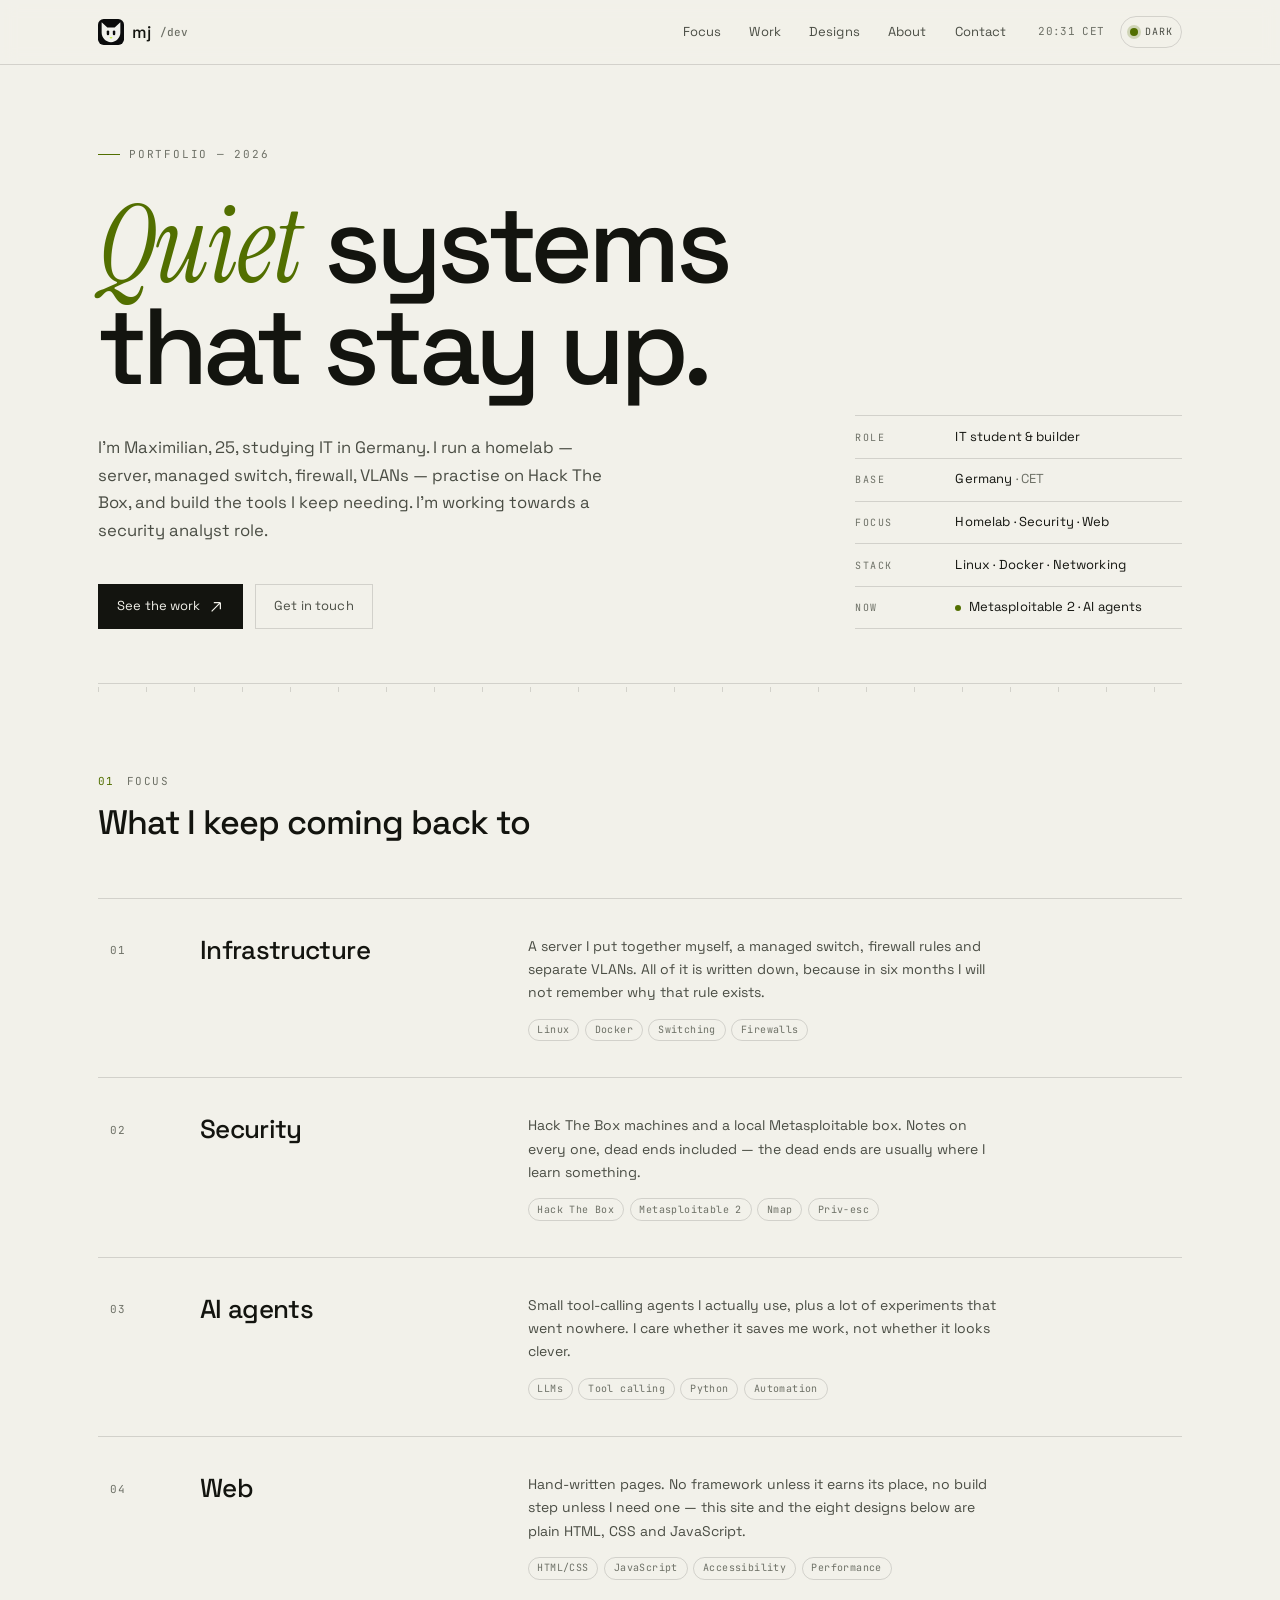
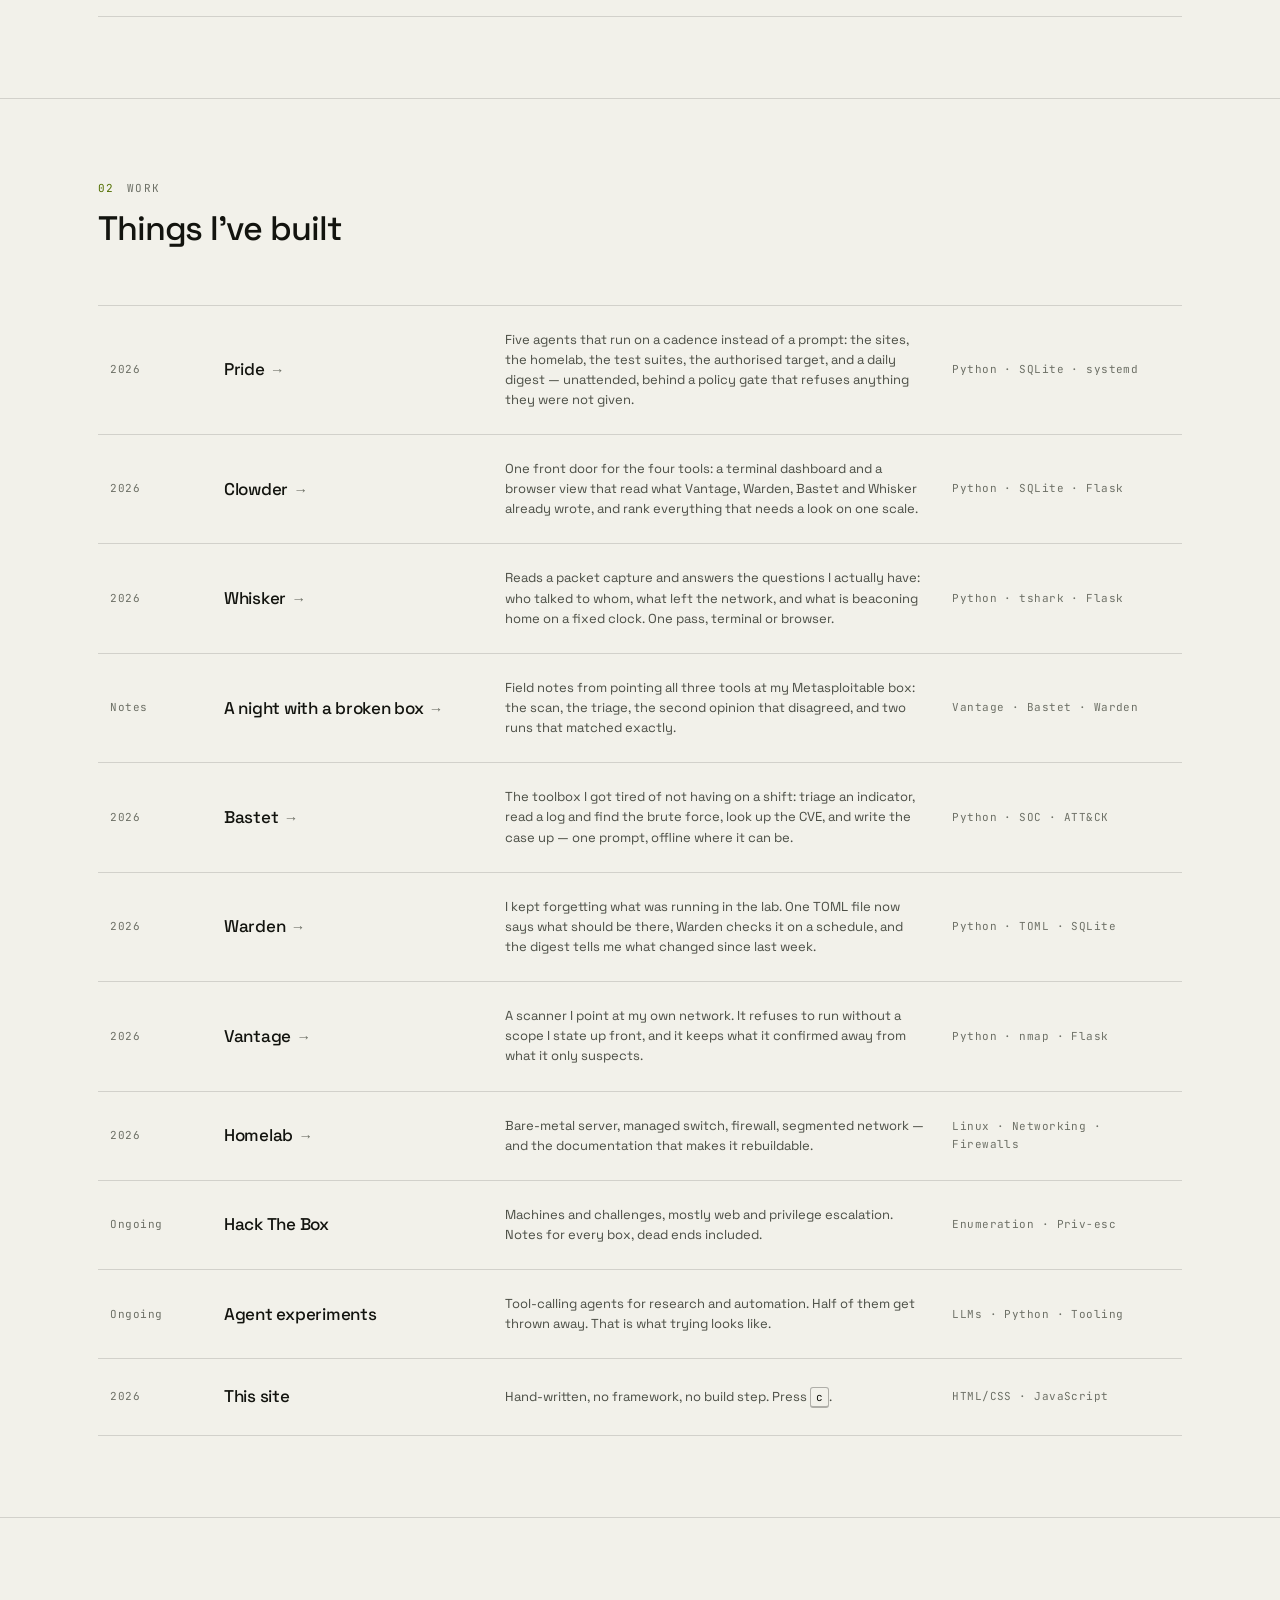
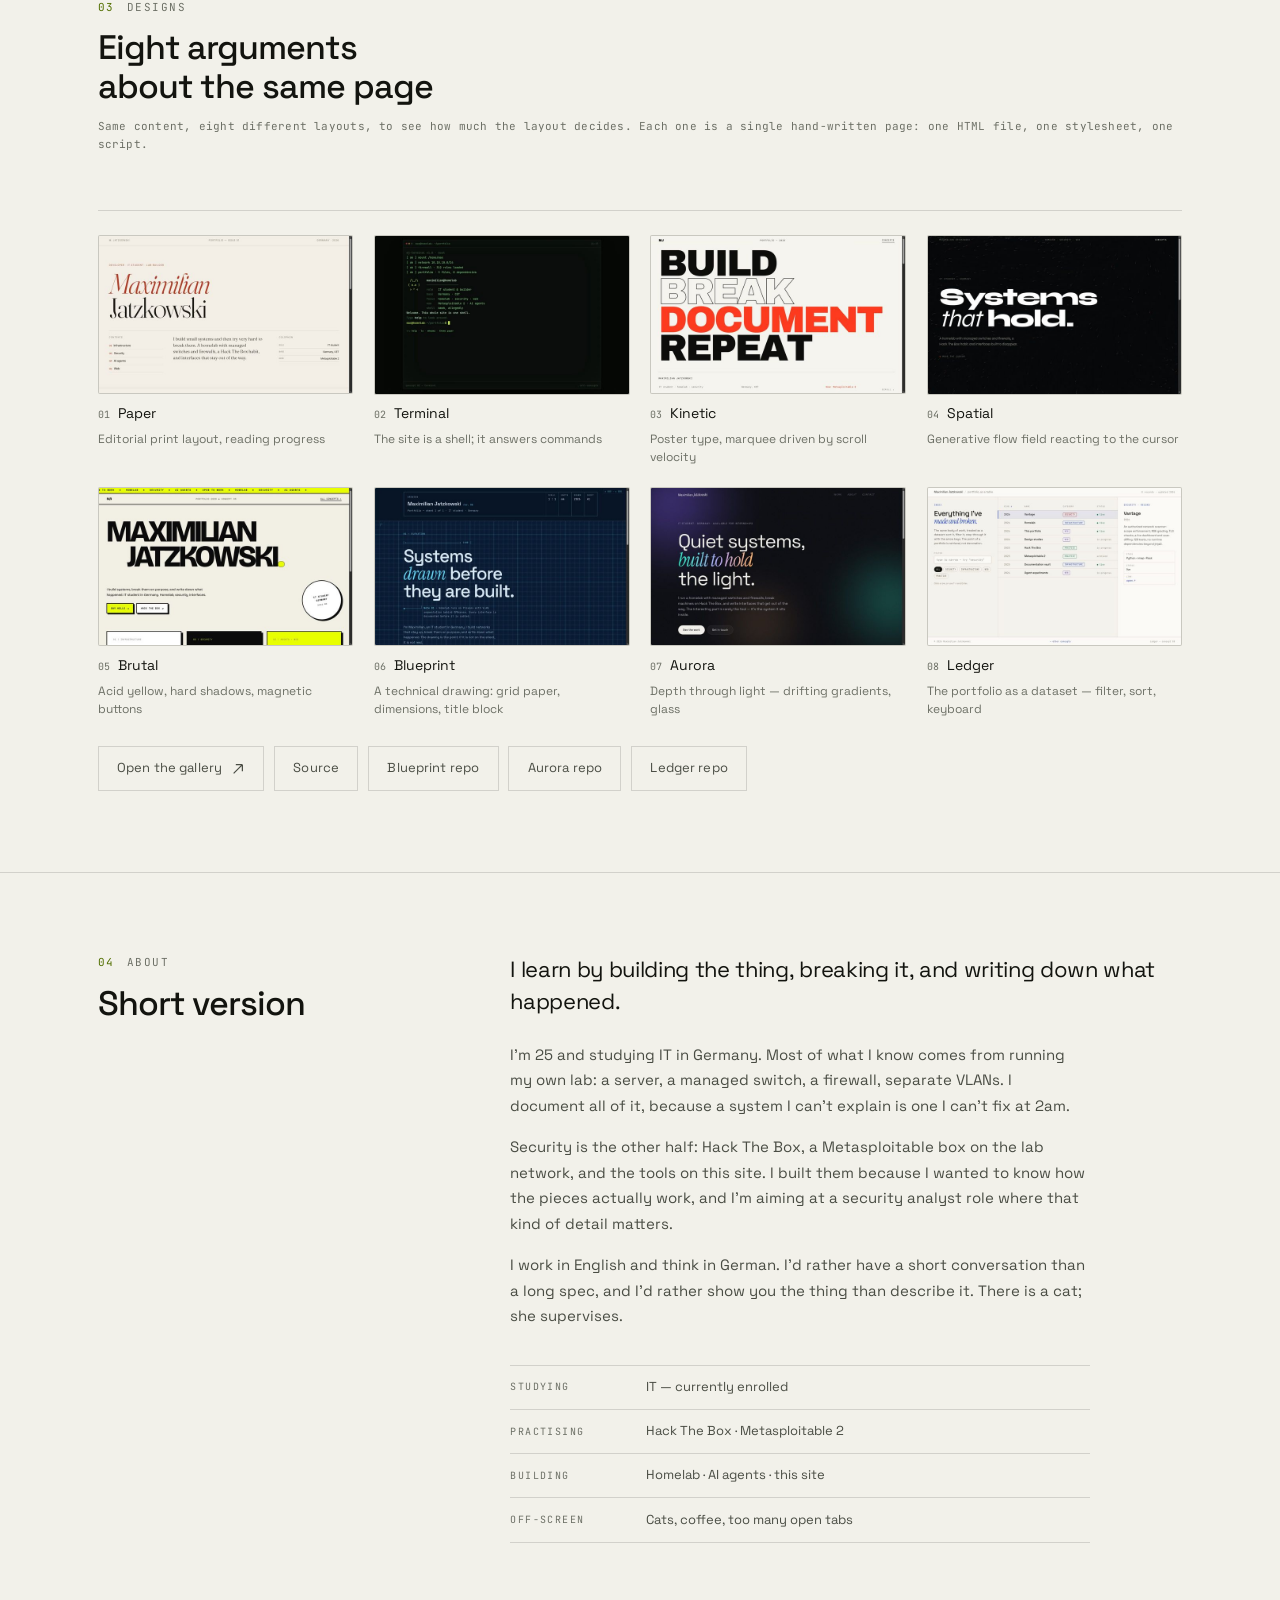
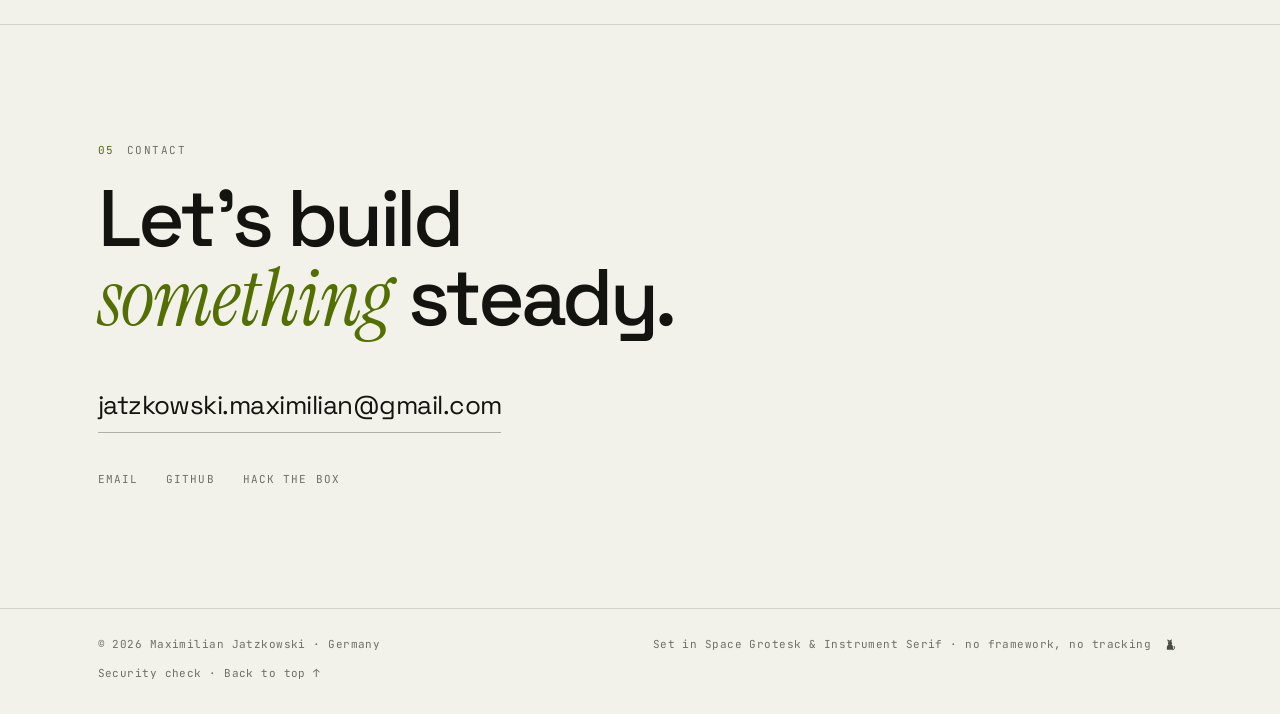
<file: index.html>
<!doctype html>
<html lang="en" data-theme="dark">
<head>
<meta charset="utf-8">
<meta name="viewport" content="width=device-width, initial-scale=1">
<title>Maximilian Jatzkowski — IT student, homelab &amp; security</title>
<meta name="description" content="Maximilian Jatzkowski is an IT student in Germany. A homelab with managed switches and firewalls, Hack The Box practice, AI agents, and hand-written web interfaces.">
<meta name="theme-color" content="#0a0b0c">

<!-- Open Graph / social preview -->
<meta property="og:type" content="website">
<meta property="og:title" content="Maximilian Jatzkowski — IT student, homelab &amp; security">
<meta property="og:description" content="Homelab, Hack The Box, AI agents, and interfaces that get out of the way.">
<meta property="og:url" content="https://example.com">

<link rel="icon" href="assets/favicon.svg" type="image/svg+xml">
<script src="js/head.js"></script>
<link rel="stylesheet" href="css/fonts.css">
<link rel="stylesheet" href="css/styles.css">
</head>
<body>
<a class="skip-link" href="#main">Skip to content</a>

<header class="site-head">
  <div class="wrap head-inner">
    <a class="brand" href="#top" aria-label="Maximilian Jatzkowski — home">
      <svg class="brand-mark" viewBox="0 0 64 64" aria-hidden="true" focusable="false">
        <rect width="64" height="64" rx="14" fill="#0a0b0c"/>
        <path d="M9 8 L23 21 H41 L55 8 V34 C55 46 45 57 32 57 C19 57 9 46 9 34 Z" fill="#f1f2ed" mask="url(#mj-eyes)"/>
        <mask id="mj-eyes" maskUnits="userSpaceOnUse" x="0" y="0" width="64" height="64">
          <rect width="64" height="64" fill="#fff"/>
          <rect x="21.5" y="28" width="6" height="12" rx="3" fill="#000"/>
          <rect x="36.5" y="28" width="6" height="12" rx="3" fill="#000"/>
        </mask>
        <path d="M28.2 44 H35.8 L32 49.4 Z" fill="#c9f24d"/>
      </svg>
      <span class="brand-name">mj</span>
      <span class="brand-tag">/dev</span>
    </a>

    <nav class="nav" aria-label="Primary">
      <a href="#focus">Focus</a>
      <a href="#work">Work</a>
      <a href="#designs">Designs</a>
      <a href="#about">About</a>
      <a href="#contact">Contact</a>
    </nav>

    <div class="head-meta">
      <span class="clock" id="clock" aria-label="Local time in Germany">—:—</span>
      <button class="theme-toggle" id="theme-toggle" type="button" aria-pressed="false" aria-label="Switch to light theme">
        <span class="theme-icon" aria-hidden="true"></span>
        <span class="theme-label">Light</span>
      </button>
    </div>
  </div>
</header>

<main id="main">

  <!-- ───────────────────────── HERO ───────────────────────── -->
  <section class="hero" id="top">
    <div class="wrap hero-grid">
      <div class="hero-main">
        <p class="eyebrow"><span class="tick" aria-hidden="true"></span>Portfolio — 2026</p>

        <h1 class="display">
          <em>Quiet</em> systems<br>
          that stay up.
        </h1>

        <p class="lead">
          I'm Maximilian, 25, studying IT in Germany. I run a homelab — server, managed
          switch, firewall, VLANs — practise on Hack The Box, and build the tools I keep
          needing. I'm working towards a security analyst role.
        </p>

        <div class="hero-actions">
          <a class="btn btn-primary" href="#work">
            See the work
            <svg viewBox="0 0 16 16" aria-hidden="true" focusable="false"><path d="M3 13 13 3M13 3H5.5M13 3v7.5" fill="none" stroke="currentColor" stroke-width="1.4"/></svg>
          </a>
          <a class="btn btn-ghost" href="#contact">Get in touch</a>
        </div>
      </div>

      <!-- Spec sheet: facts, not decorations -->
      <aside class="spec" aria-label="Quick facts">
        <dl>
          <div class="spec-row">
            <dt>Role</dt>
            <dd>IT student &amp; builder</dd>
          </div>
          <div class="spec-row">
            <dt>Base</dt>
            <dd>Germany <span class="dim">· CET</span></dd>
          </div>
          <div class="spec-row">
            <dt>Focus</dt>
            <dd>Homelab · Security · Web</dd>
          </div>
          <div class="spec-row">
            <dt>Stack</dt>
            <dd>Linux · Docker · Networking</dd>
          </div>
          <div class="spec-row">
            <dt>Now</dt>
            <dd class="status"><span class="pulse" aria-hidden="true"></span>Metasploitable 2 · AI agents</dd>
          </div>
        </dl>
      </aside>
    </div>

    <div class="wrap">
      <div class="ticks" aria-hidden="true"></div>
    </div>
  </section>

  <!-- ───────────────────────── FOCUS ───────────────────────── -->
  <section class="section" id="focus">
    <div class="wrap">
      <header class="section-head reveal">
        <p class="index"><span>01</span>Focus</p>
        <h2 class="h2">What I keep coming back to</h2>
      </header>

      <div class="rows">
        <article class="row reveal">
          <span class="row-num" aria-hidden="true">01</span>
          <h3 class="row-title">Infrastructure</h3>
          <div class="row-body">
            <p>A server I put together myself, a managed switch, firewall rules and
              separate VLANs. All of it is written down, because in six months I will not
              remember why that rule exists.</p>
            <ul class="tags" aria-label="Technologies">
              <li>Linux</li><li>Docker</li><li>Switching</li><li>Firewalls</li>
            </ul>
          </div>
          <span class="row-mark" aria-hidden="true">
            <svg viewBox="0 0 24 24"><path d="M6 18 18 6M18 6H9M18 6v9" fill="none" stroke="currentColor" stroke-width="1.3"/></svg>
          </span>
        </article>

        <article class="row reveal">
          <span class="row-num" aria-hidden="true">02</span>
          <h3 class="row-title">Security</h3>
          <div class="row-body">
            <p>Hack The Box machines and a local Metasploitable box. Notes on every one,
              dead ends included — the dead ends are usually where I learn something.</p>
            <ul class="tags" aria-label="Technologies">
              <li>Hack The Box</li><li>Metasploitable 2</li><li>Nmap</li><li>Priv-esc</li>
            </ul>
          </div>
          <span class="row-mark" aria-hidden="true">
            <svg viewBox="0 0 24 24"><path d="M6 18 18 6M18 6H9M18 6v9" fill="none" stroke="currentColor" stroke-width="1.3"/></svg>
          </span>
        </article>

        <article class="row reveal">
          <span class="row-num" aria-hidden="true">03</span>
          <h3 class="row-title">AI agents</h3>
          <div class="row-body">
            <p>Small tool-calling agents I actually use, plus a lot of experiments that
              went nowhere. I care whether it saves me work, not whether it looks clever.</p>
            <ul class="tags" aria-label="Technologies">
              <li>LLMs</li><li>Tool calling</li><li>Python</li><li>Automation</li>
            </ul>
          </div>
          <span class="row-mark" aria-hidden="true">
            <svg viewBox="0 0 24 24"><path d="M6 18 18 6M18 6H9M18 6v9" fill="none" stroke="currentColor" stroke-width="1.3"/></svg>
          </span>
        </article>

        <article class="row reveal">
          <span class="row-num" aria-hidden="true">04</span>
          <h3 class="row-title">Web</h3>
          <div class="row-body">
            <p>Hand-written pages. No framework unless it earns its place, no build step
              unless I need one — this site and the eight designs below are plain HTML,
              CSS and JavaScript.</p>
            <ul class="tags" aria-label="Technologies">
              <li>HTML/CSS</li><li>JavaScript</li><li>Accessibility</li><li>Performance</li>
            </ul>
          </div>
          <span class="row-mark" aria-hidden="true">
            <svg viewBox="0 0 24 24"><path d="M6 18 18 6M18 6H9M18 6v9" fill="none" stroke="currentColor" stroke-width="1.3"/></svg>
          </span>
        </article>
      </div>
    </div>
  </section>

  <!-- ───────────────────────── WORK ───────────────────────── -->
  <section class="section" id="work">
    <div class="wrap">
      <header class="section-head reveal">
        <p class="index"><span>02</span>Work</p>
        <h2 class="h2">Things I've built</h2>
      </header>

      <div class="work-list">
        <article class="work-item reveal">
          <span class="work-year">2026</span>
          <h3 class="work-name"><a href="pride.html">Pride</a></h3>
          <p class="work-desc">Five agents that run on a cadence instead of a prompt: the
            sites, the homelab, the test suites, the authorised target, and a daily digest
            — unattended, behind a policy gate that refuses anything they were not given.</p>
          <span class="work-stack">Python · SQLite · systemd</span>
        </article>

        <article class="work-item reveal">
          <span class="work-year">2026</span>
          <h3 class="work-name"><a href="clowder.html">Clowder</a></h3>
          <p class="work-desc">One front door for the four tools: a terminal dashboard and
            a browser view that read what Vantage, Warden, Bastet and Whisker already wrote,
            and rank everything that needs a look on one scale.</p>
          <span class="work-stack">Python · SQLite · Flask</span>
        </article>

        <article class="work-item reveal">
          <span class="work-year">2026</span>
          <h3 class="work-name"><a href="whisker.html">Whisker</a></h3>
          <p class="work-desc">Reads a packet capture and answers the questions I actually
            have: who talked to whom, what left the network, and what is beaconing home on
            a fixed clock. One pass, terminal or browser.</p>
          <span class="work-stack">Python · tshark · Flask</span>
        </article>

        <article class="work-item reveal">
          <span class="work-year">Notes</span>
          <h3 class="work-name"><a href="metasploitable.html">A night with a broken box</a></h3>
          <p class="work-desc">Field notes from pointing all three tools at my Metasploitable
            box: the scan, the triage, the second opinion that disagreed, and two runs that
            matched exactly.</p>
          <span class="work-stack">Vantage · Bastet · Warden</span>
        </article>

        <article class="work-item reveal">
          <span class="work-year">2026</span>
          <h3 class="work-name"><a href="https://github.com/Noxwer-beep/bastet">Bastet</a></h3>
          <p class="work-desc">The toolbox I got tired of not having on a shift: triage an
            indicator, read a log and find the brute force, look up the CVE, and write the
            case up — one prompt, offline where it can be.</p>
          <span class="work-stack">Python · SOC · ATT&amp;CK</span>
        </article>

        <article class="work-item reveal">
          <span class="work-year">2026</span>
          <h3 class="work-name"><a href="warden.html">Warden</a></h3>
          <p class="work-desc">I kept forgetting what was running in the lab. One TOML
            file now says what should be there, Warden checks it on a schedule, and the
            digest tells me what changed since last week.</p>
          <span class="work-stack">Python · TOML · SQLite</span>
        </article>

        <article class="work-item reveal">
          <span class="work-year">2026</span>
          <h3 class="work-name"><a href="vantage.html">Vantage</a></h3>
          <p class="work-desc">A scanner I point at my own network. It refuses to run
            without a scope I state up front, and it keeps what it confirmed away from what
            it only suspects.</p>
          <span class="work-stack">Python · nmap · Flask</span>
        </article>

        <article class="work-item reveal">
          <span class="work-year">2026</span>
          <h3 class="work-name"><a href="homelab.html">Homelab</a></h3>
          <p class="work-desc">Bare-metal server, managed switch, firewall, segmented
            network — and the documentation that makes it rebuildable.</p>
          <span class="work-stack">Linux · Networking · Firewalls</span>
        </article>

        <article class="work-item reveal">
          <span class="work-year">Ongoing</span>
          <h3 class="work-name">Hack The Box</h3>
          <p class="work-desc">Machines and challenges, mostly web and privilege
            escalation. Notes for every box, dead ends included.</p>
          <span class="work-stack">Enumeration · Priv-esc</span>
        </article>

        <article class="work-item reveal">
          <span class="work-year">Ongoing</span>
          <h3 class="work-name">Agent experiments</h3>
          <p class="work-desc">Tool-calling agents for research and automation. Half of
            them get thrown away. That is what trying looks like.</p>
          <span class="work-stack">LLMs · Python · Tooling</span>
        </article>

        <article class="work-item reveal">
          <span class="work-year">2026</span>
          <h3 class="work-name">This site</h3>
          <p class="work-desc">Hand-written, no framework, no build step. Press
            <kbd>c</kbd>.</p>
          <span class="work-stack">HTML/CSS · JavaScript</span>
        </article>
      </div>
    </div>
  </section>

  <!-- ───────────────────────── DESIGNS ───────────────────────── -->
  <section class="section" id="designs">
    <div class="wrap">
      <header class="section-head reveal">
        <p class="index"><span>03</span>Designs</p>
        <h2 class="h2">Eight arguments about the same page</h2>
        <p class="section-note">
          Same content, eight different layouts, to see how much the layout decides.
          Each one is a single hand-written page: one HTML file, one stylesheet, one
          script.
        </p>
      </header>

      <div class="design-grid reveal">
        <a class="design" href="https://noxwer-beep.github.io/showcase/01-paper/">
          <img src="assets/designs/01.jpg" width="640" height="400" loading="lazy"
               alt="Paper concept: editorial layout with serif display and rules">
          <span class="design-name"><span class="design-num">01</span>Paper</span>
          <span class="design-desc">Editorial print layout, reading progress</span>
        </a>
        <a class="design" href="https://noxwer-beep.github.io/showcase/02-terminal/">
          <img src="assets/designs/02.jpg" width="640" height="400" loading="lazy"
               alt="Terminal concept: the whole site is a shell prompt">
          <span class="design-name"><span class="design-num">02</span>Terminal</span>
          <span class="design-desc">The site is a shell; it answers commands</span>
        </a>
        <a class="design" href="https://noxwer-beep.github.io/showcase/03-kinetic/">
          <img src="assets/designs/03.jpg" width="640" height="400" loading="lazy"
               alt="Kinetic concept: bold poster type and a scroll-driven marquee">
          <span class="design-name"><span class="design-num">03</span>Kinetic</span>
          <span class="design-desc">Poster type, marquee driven by scroll velocity</span>
        </a>
        <a class="design" href="https://noxwer-beep.github.io/showcase/04-spatial/">
          <img src="assets/designs/04.jpg" width="640" height="400" loading="lazy"
               alt="Spatial concept: generative particle field behind quiet type">
          <span class="design-name"><span class="design-num">04</span>Spatial</span>
          <span class="design-desc">Generative flow field reacting to the cursor</span>
        </a>
        <a class="design" href="https://noxwer-beep.github.io/showcase/05-brutal/">
          <img src="assets/designs/05.jpg" width="640" height="400" loading="lazy"
               alt="Brutal concept: acid yellow, hard shadows, draggable sticker">
          <span class="design-name"><span class="design-num">05</span>Brutal</span>
          <span class="design-desc">Acid yellow, hard shadows, magnetic buttons</span>
        </a>
        <a class="design" href="https://noxwer-beep.github.io/blueprint/">
          <img src="assets/designs/06.jpg" width="640" height="400" loading="lazy"
               alt="Blueprint concept: technical drawing sheet with grid and dimensions">
          <span class="design-name"><span class="design-num">06</span>Blueprint</span>
          <span class="design-desc">A technical drawing: grid paper, dimensions, title block</span>
        </a>
        <a class="design" href="https://noxwer-beep.github.io/aurora/">
          <img src="assets/designs/07.jpg" width="640" height="400" loading="lazy"
               alt="Aurora concept: gradient light fields under frosted glass">
          <span class="design-name"><span class="design-num">07</span>Aurora</span>
          <span class="design-desc">Depth through light — drifting gradients, glass</span>
        </a>
        <a class="design" href="https://noxwer-beep.github.io/ledger/">
          <img src="assets/designs/08.jpg" width="640" height="400" loading="lazy"
               alt="Ledger concept: the portfolio as a filterable data table">
          <span class="design-name"><span class="design-num">08</span>Ledger</span>
          <span class="design-desc">The portfolio as a dataset — filter, sort, keyboard</span>
        </a>
      </div>

      <p class="design-foot">
        <a class="btn btn-ghost" href="https://noxwer-beep.github.io/showcase/">
          Open the gallery
          <svg viewBox="0 0 16 16" aria-hidden="true" focusable="false"><path d="M3 13 13 3M13 3H5.5M13 3v7.5" fill="none" stroke="currentColor" stroke-width="1.4"/></svg>
        </a>
        <a class="btn btn-ghost" href="https://github.com/Noxwer-beep/showcase" rel="noopener">Source</a>
        <a class="btn btn-ghost" href="https://github.com/Noxwer-beep/blueprint" rel="noopener">Blueprint repo</a>
        <a class="btn btn-ghost" href="https://github.com/Noxwer-beep/aurora" rel="noopener">Aurora repo</a>
        <a class="btn btn-ghost" href="https://github.com/Noxwer-beep/ledger" rel="noopener">Ledger repo</a>
      </p>
    </div>
  </section>

  <!-- ───────────────────────── ABOUT ───────────────────────── -->
  <section class="section" id="about">
    <div class="wrap about-grid">
      <header class="section-head reveal">
        <p class="index"><span>04</span>About</p>
        <h2 class="h2">Short version</h2>
      </header>

      <div class="about-body reveal">
        <p class="about-lead">
          I learn by building the thing, breaking it, and writing down what happened.
        </p>
        <p>
          I'm 25 and studying IT in Germany. Most of what I know comes from running my
          own lab: a server, a managed switch, a firewall, separate VLANs. I document all
          of it, because a system I can't explain is one I can't fix at 2am.
        </p>
        <p>
          Security is the other half: Hack The Box, a Metasploitable box on the lab
          network, and the tools on this site. I built them because I wanted to know how
          the pieces actually work, and I'm aiming at a security analyst role where that
          kind of detail matters.
        </p>
        <p>
          I work in English and think in German. I'd rather have a short conversation
          than a long spec, and I'd rather show you the thing than describe it. There is a
          cat; she supervises.
        </p>

        <ul class="facts">
          <li><span>Studying</span>IT — currently enrolled</li>
          <li><span>Practising</span>Hack The Box · Metasploitable 2</li>
          <li><span>Building</span>Homelab · AI agents · this site</li>
          <li><span>Off-screen</span>Cats, coffee, too many open tabs</li>
        </ul>
      </div>
    </div>
  </section>

  <!-- ───────────────────────── CONTACT ───────────────────────── -->
  <section class="section contact" id="contact">
    <div class="wrap">
      <div class="contact-inner reveal">
        <p class="index"><span>05</span>Contact</p>
        <h2 class="contact-title">Let's build<br><em>something</em> steady.</h2>
        <a class="mail" href="mailto:jatzkowski.maximilian@gmail.com">
          jatzkowski.maximilian@gmail.com
          <span class="mail-line" aria-hidden="true"></span>
        </a>
        <ul class="socials">
          <li><a href="mailto:jatzkowski.maximilian@gmail.com">Email</a></li>
          <li><a href="https://github.com/Noxwer-beep" rel="me noopener">GitHub</a></li>
          <li><a href="https://www.hackthebox.com/" rel="noopener">Hack The Box</a></li>
          <!-- Add once the profile exists:
          <li><a href="https://www.linkedin.com/in/USERNAME" rel="me noopener">LinkedIn</a></li>
          -->
        </ul>
      </div>
    </div>
  </section>

</main>

<footer class="site-foot">
  <div class="wrap foot-inner">
    <p class="mono">© <span id="year">2026</span> Maximilian Jatzkowski · Germany</p>
    <p class="mono colophon">
      Set in Space Grotesk &amp; Instrument Serif · no framework, no tracking
      <button class="cat-glyph" id="cat-glyph" type="button" aria-label="Release the cat" title="Press c">
        <svg viewBox="0 0 64 64" aria-hidden="true">
          <path d="M20 17 18 4l11 7h2l11-7-2 13" fill="currentColor"/>
          <circle cx="32" cy="26" r="11" fill="currentColor"/>
          <path d="M20 34c-6 8-6 20-4 26h32c2-6 2-18-4-26z" fill="currentColor"/>
          <path d="M48 60c9-2 11-12 7-18" fill="none" stroke="currentColor" stroke-width="5" stroke-linecap="round"/>
        </svg>
      </button>
    </p>
    <p class="mono"><a href="security.html">Security check</a> · <a href="#top">Back to top ↑</a></p>
  </div>
</footer>

<!-- easter egg: press c -->
<div class="cat-runner" id="cat-runner" aria-hidden="true">
  <svg viewBox="0 0 84 58">
    <g fill="currentColor">
      <path d="M16 36c0-6 5-10 12-10h24c7 0 12 4 12 10v4H16z"/>
      <circle cx="64" cy="26" r="9"/>
      <path d="M57 19l-2-10 9 6z"/>
      <path d="M69 18l7-8 1 10z"/>
    </g>
    <g stroke="currentColor" stroke-width="4" stroke-linecap="round" fill="none">
      <path d="M25 40v11"/>
      <path d="M33 40v11"/>
      <path d="M56 40v11"/>
      <path d="M63 40v11"/>
      <path d="M17 31c-7-2-9-9-6-15"/>
    </g>
  </svg>
</div>

<script src="js/main.js" defer></script>
</body>
</html>
</file>
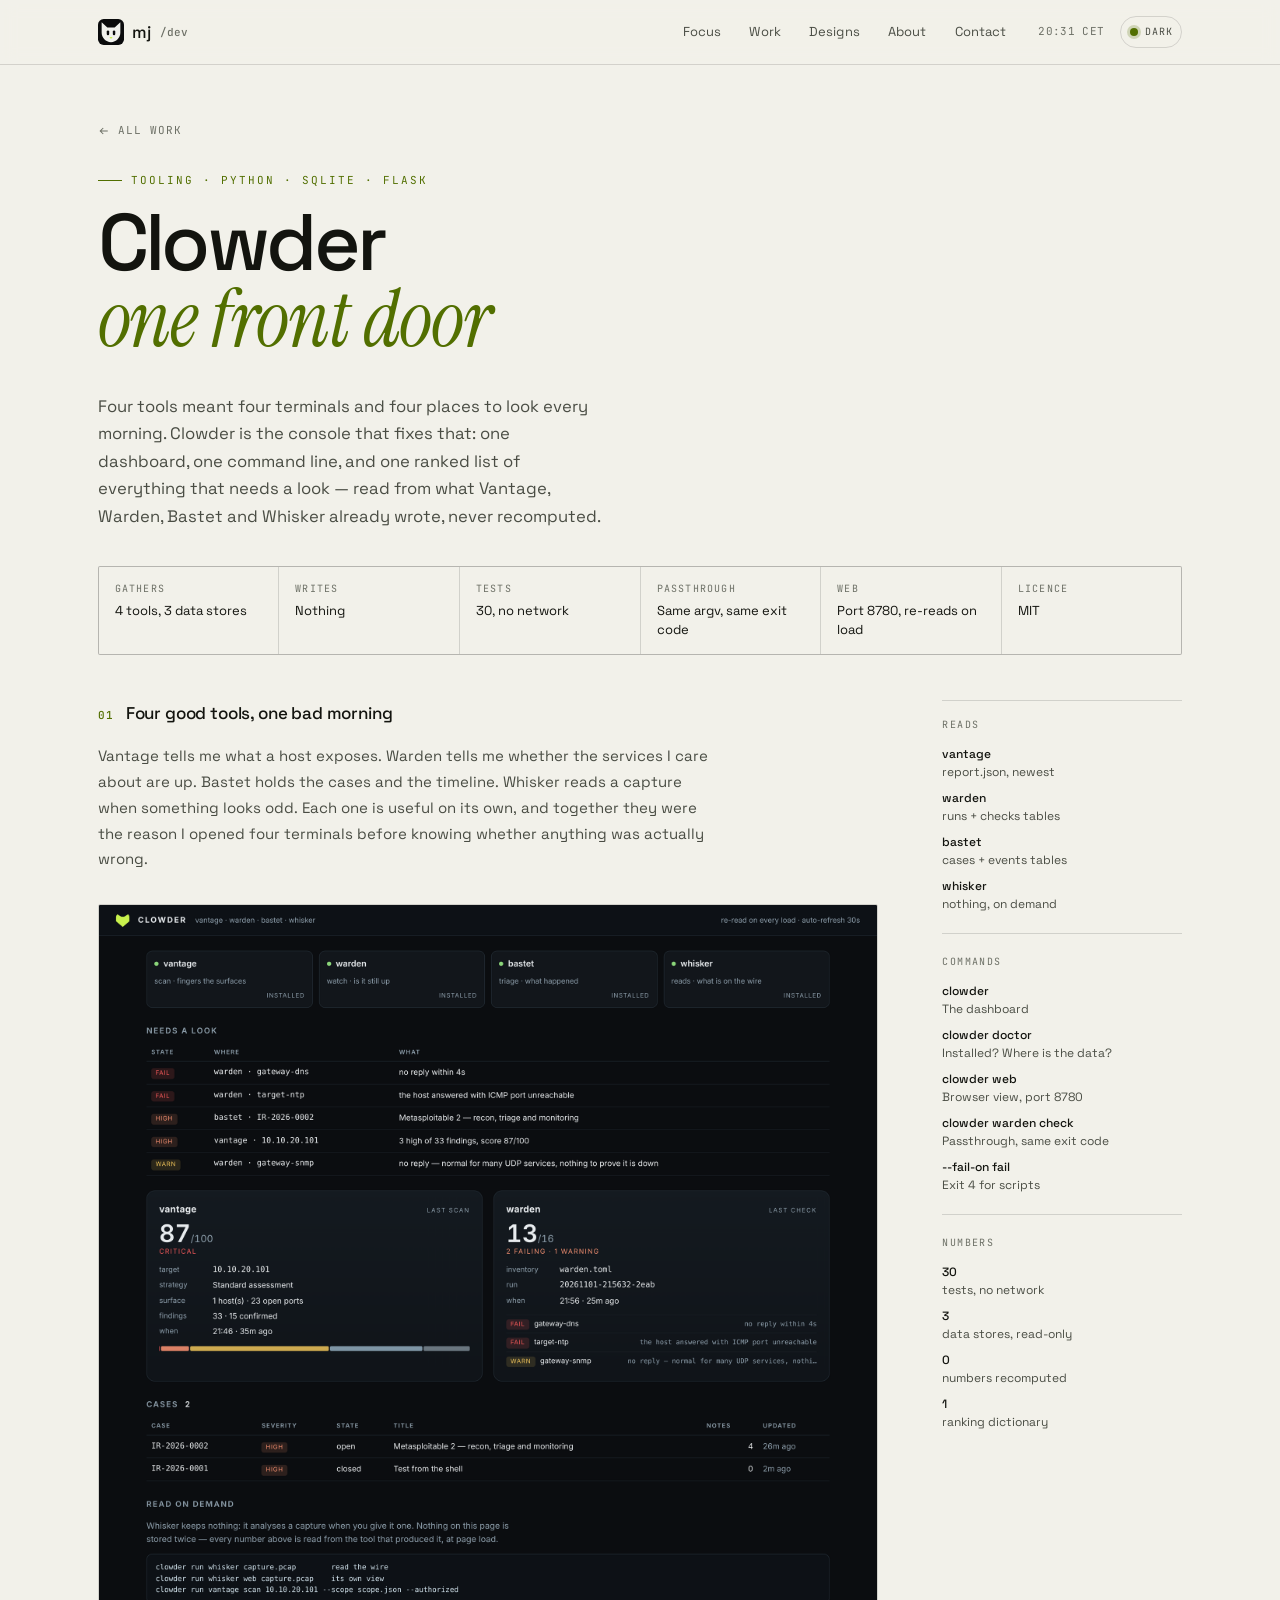
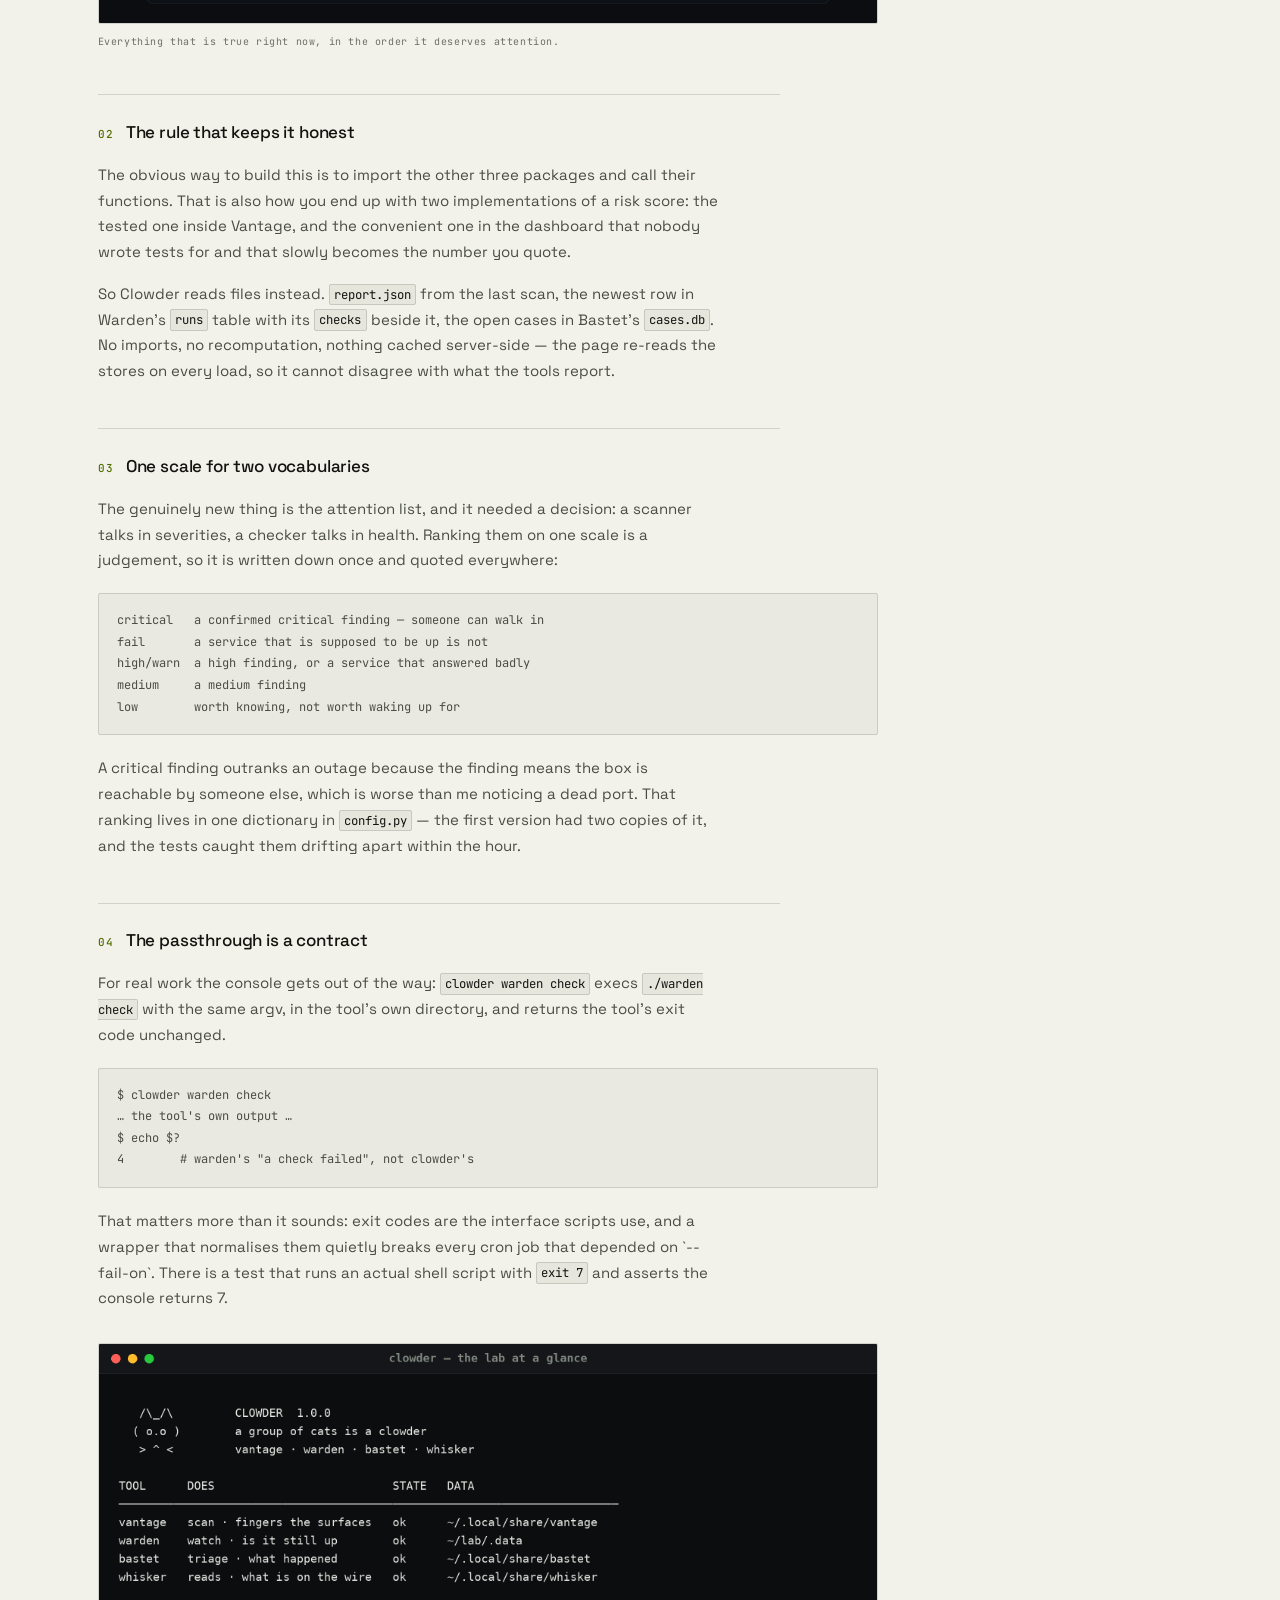
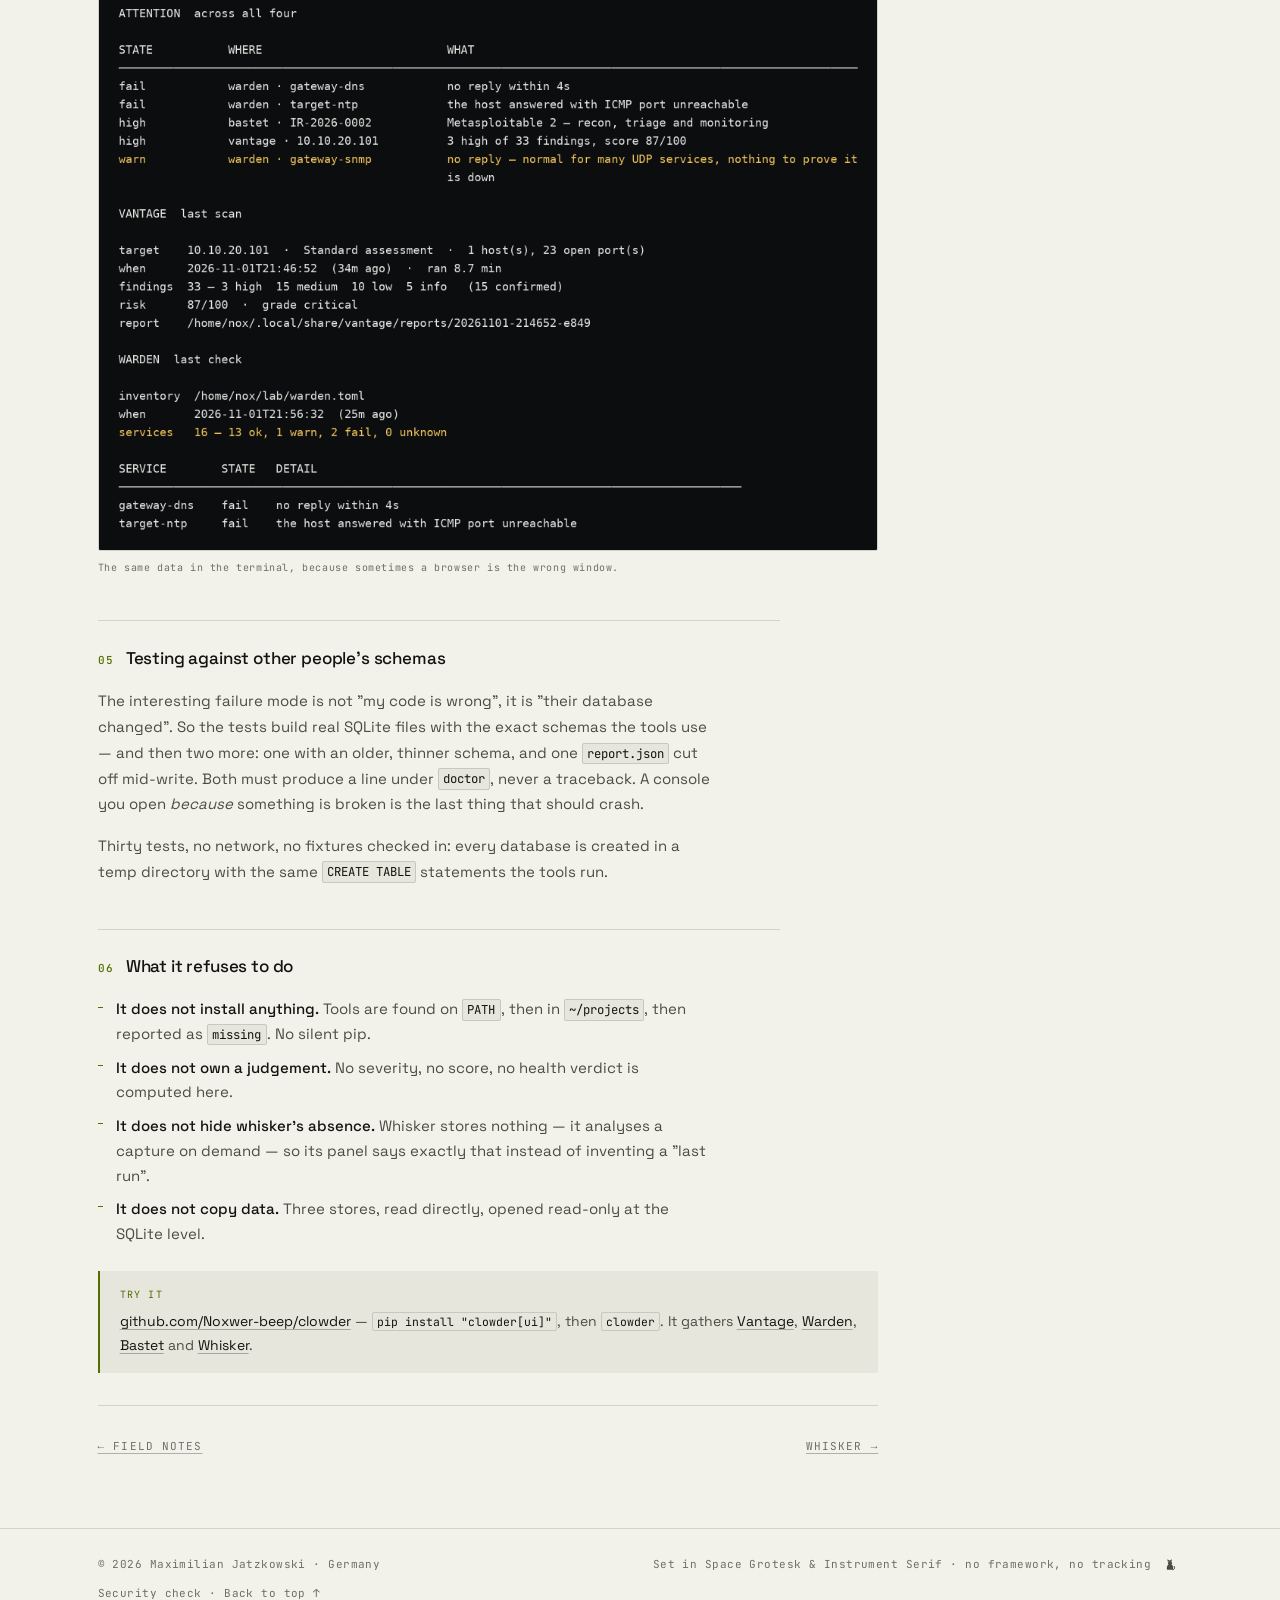
<file: clowder.html>
<!doctype html>
<html lang="en" data-theme="dark">
<head>
<meta charset="utf-8">
<meta name="viewport" content="width=device-width, initial-scale=1">
<title>Clowder — one front door for four tools | Maximilian Jatzkowski</title>
<meta name="description" content="A console that gathers Vantage, Warden, Bastet and Whisker into one dashboard — and reads their stores instead of recomputing anything.">
<meta name="theme-color" content="#0a0b0c">

<meta property="og:type" content="article">
<meta property="og:title" content="Clowder — one front door for four tools">
<meta property="og:description" content="Four tools, four places to look. One dashboard that reads them all and refuses to recompute a single number.">

<link rel="icon" href="assets/favicon.svg" type="image/svg+xml">
<script src="js/head.js"></script>
<link rel="stylesheet" href="css/fonts.css">
<link rel="stylesheet" href="css/styles.css">
<link rel="stylesheet" href="css/project.css">
</head>
<body>
<a class="skip-link" href="#main">Skip to content</a>

<header class="site-head">
  <div class="wrap head-inner">
    <a class="brand" href="index.html" aria-label="Maximilian Jatzkowski — home">
      <svg class="brand-mark" viewBox="0 0 64 64" aria-hidden="true" focusable="false">
        <rect width="64" height="64" rx="14" fill="#0a0b0c"/>
        <path d="M9 8 L23 21 H41 L55 8 V34 C55 46 45 57 32 57 C19 57 9 46 9 34 Z" fill="#f1f2ed" mask="url(#mj-eyes)"/>
        <mask id="mj-eyes" maskUnits="userSpaceOnUse" x="0" y="0" width="64" height="64">
          <rect width="64" height="64" fill="#fff"/>
          <rect x="21.5" y="28" width="6" height="12" rx="3" fill="#000"/>
          <rect x="36.5" y="28" width="6" height="12" rx="3" fill="#000"/>
        </mask>
        <path d="M28.2 44 H35.8 L32 49.4 Z" fill="#c9f24d"/>
      </svg>
      <span class="brand-name">mj</span>
      <span class="brand-tag">/dev</span>
    </a>

    <nav class="nav" aria-label="Primary">
      <a href="index.html#focus">Focus</a>
      <a href="index.html#work">Work</a>
      <a href="index.html#designs">Designs</a>
      <a href="index.html#about">About</a>
      <a href="index.html#contact">Contact</a>
    </nav>

    <div class="head-meta">
      <span class="clock" id="clock" aria-label="Local time in Germany">—:—</span>
      <button class="theme-toggle" id="theme-toggle" type="button" aria-pressed="false" aria-label="Switch to light theme">
        <span class="theme-icon" aria-hidden="true"></span>
        <span class="theme-label">Light</span>
      </button>
    </div>
  </div>
</header>

<main id="main">
  <section class="pj-hero">
    <div class="wrap">
      <a class="crumb" href="index.html#work">
        <svg viewBox="0 0 16 16" aria-hidden="true"><path d="M13 8H3M7 4L3 8l4 4" fill="none" stroke="currentColor" stroke-width="1.4"/></svg>
        All work
      </a>

      <p class="pj-kicker">Tooling · Python · SQLite · Flask</p>

      <h1 class="display">Clowder<br><em>one front door</em></h1>

      <p class="lead">
        Four tools meant four terminals and four places to look every morning. Clowder is
        the console that fixes that: one dashboard, one command line, and one ranked list
        of everything that needs a look — read from what Vantage, Warden, Bastet and
        Whisker already wrote, never recomputed.
      </p>
    </div>
  </section>

  <div class="wrap">
    <dl class="pj-meta">
      <div><dt>Gathers</dt><dd>4 tools, 3 data stores</dd></div>
      <div><dt>Writes</dt><dd>Nothing</dd></div>
      <div><dt>Tests</dt><dd>30, no network</dd></div>
      <div><dt>Passthrough</dt><dd>Same argv, same exit code</dd></div>
      <div><dt>Web</dt><dd>Port 8780, re-reads on load</dd></div>
      <div><dt>Licence</dt><dd>MIT</dd></div>
    </dl>

    <div class="pj-layout">
      <article class="prose">

        <h3><span class="num">01</span>Four good tools, one bad morning</h3>
        <p>
          Vantage tells me what a host exposes. Warden tells me whether the services I
          care about are up. Bastet holds the cases and the timeline. Whisker reads a
          capture when something looks odd. Each one is useful on its own, and together
          they were the reason I opened four terminals before knowing whether anything was
          actually wrong.
        </p>
        <figure class="figure">
          <img src="assets/clowder-web.png" width="1000" height="922" loading="lazy"
               alt="Clowder dashboard: four tools with install state, a ranked needs-a-look table, and two cards for the last scan and the last check">
          <figcaption>Everything that is true right now, in the order it deserves attention.</figcaption>
        </figure>

        <h3><span class="num">02</span>The rule that keeps it honest</h3>
        <p>
          The obvious way to build this is to import the other three packages and call
          their functions. That is also how you end up with two implementations of a risk
          score: the tested one inside Vantage, and the convenient one in the dashboard
          that nobody wrote tests for and that slowly becomes the number you quote.
        </p>
        <p>
          So Clowder reads files instead. <code class="inline">report.json</code> from the
          last scan, the newest row in Warden's <code class="inline">runs</code> table with
          its <code class="inline">checks</code> beside it, the open cases in Bastet's
          <code class="inline">cases.db</code>. No imports, no recomputation, nothing cached
          server-side — the page re-reads the stores on every load, so it cannot disagree
          with what the tools report.
        </p>

        <h3><span class="num">03</span>One scale for two vocabularies</h3>
        <p>
          The genuinely new thing is the attention list, and it needed a decision: a
          scanner talks in severities, a checker talks in health. Ranking them on one scale
          is a judgement, so it is written down once and quoted everywhere:
        </p>
        <pre class="code">critical   a confirmed critical finding — someone can walk in
fail       a service that is supposed to be up is not
high/warn  a high finding, or a service that answered badly
medium     a medium finding
low        worth knowing, not worth waking up for</pre>
        <p>
          A critical finding outranks an outage because the finding means the box is
          reachable by someone else, which is worse than me noticing a dead port. That
          ranking lives in one dictionary in <code class="inline">config.py</code> — the
          first version had two copies of it, and the tests caught them drifting apart
          within the hour.
        </p>

        <h3><span class="num">04</span>The passthrough is a contract</h3>
        <p>
          For real work the console gets out of the way: <code class="inline">clowder warden
          check</code> execs <code class="inline">./warden check</code> with the same argv,
          in the tool's own directory, and returns the tool's exit code unchanged.
        </p>
        <pre class="code">$ clowder warden check
… the tool's own output …
$ echo $?
4        # warden's "a check failed", not clowder's</pre>
        <p>
          That matters more than it sounds: exit codes are the interface scripts use, and a
          wrapper that normalises them quietly breaks every cron job that depended on
          `--fail-on`. There is a test that runs an actual shell script with
          <code class="inline">exit 7</code> and asserts the console returns 7.
        </p>
        <figure class="figure">
          <img src="assets/clowder-cli.png" width="1027" height="1062" loading="lazy"
               alt="Clowder in the terminal: tools table with install state and data paths, attention table, and the last scan block">
          <figcaption>The same data in the terminal, because sometimes a browser is the wrong window.</figcaption>
        </figure>

        <h3><span class="num">05</span>Testing against other people's schemas</h3>
        <p>
          The interesting failure mode is not "my code is wrong", it is "their database
          changed". So the tests build real SQLite files with the exact schemas the tools
          use — and then two more: one with an older, thinner schema, and one
          <code class="inline">report.json</code> cut off mid-write. Both must produce a
          line under <code class="inline">doctor</code>, never a traceback. A console you
          open <em>because</em> something is broken is the last thing that should crash.
        </p>
        <p>
          Thirty tests, no network, no fixtures checked in: every database is created in a
          temp directory with the same <code class="inline">CREATE TABLE</code> statements
          the tools run.
        </p>

        <h3><span class="num">06</span>What it refuses to do</h3>
        <ul>
          <li><strong>It does not install anything.</strong> Tools are found on
            <code class="inline">PATH</code>, then in <code class="inline">~/projects</code>,
            then reported as <code class="inline">missing</code>. No silent pip.</li>
          <li><strong>It does not own a judgement.</strong> No severity, no score, no health
            verdict is computed here.</li>
          <li><strong>It does not hide whisker's absence.</strong> Whisker stores nothing —
            it analyses a capture on demand — so its panel says exactly that instead of
            inventing a "last run".</li>
          <li><strong>It does not copy data.</strong> Three stores, read directly, opened
            read-only at the SQLite level.</li>
        </ul>

        <div class="callout">
          <span class="tag">Try it</span>
          <p>
            <a href="https://github.com/Noxwer-beep/clowder">github.com/Noxwer-beep/clowder</a>
            — <code class="inline">pip install "clowder[ui]"</code>, then
            <code class="inline">clowder</code>. It gathers
            <a href="vantage.html">Vantage</a>,
            <a href="warden.html">Warden</a>,
            <a href="https://github.com/Noxwer-beep/bastet">Bastet</a> and
            <a href="whisker.html">Whisker</a>.
          </p>
        </div>

        <nav class="pj-nav" aria-label="Project navigation">
          <a href="metasploitable.html">← Field notes</a>
          <a class="next" href="whisker.html">Whisker →</a>
        </nav>
      </article>

      <aside class="pj-aside" aria-label="Notes">
        <h4>Reads</h4>
        <ul>
          <li><b>vantage</b>report.json, newest</li>
          <li><b>warden</b>runs + checks tables</li>
          <li><b>bastet</b>cases + events tables</li>
          <li><b>whisker</b>nothing, on demand</li>
        </ul>

        <div class="sep"></div>

        <h4>Commands</h4>
        <ul>
          <li><b>clowder</b>The dashboard</li>
          <li><b>clowder doctor</b>Installed? Where is the data?</li>
          <li><b>clowder web</b>Browser view, port 8780</li>
          <li><b>clowder warden check</b>Passthrough, same exit code</li>
          <li><b>--fail-on fail</b>Exit 4 for scripts</li>
        </ul>

        <div class="sep"></div>

        <h4>Numbers</h4>
        <ul>
          <li><b>30</b>tests, no network</li>
          <li><b>3</b>data stores, read-only</li>
          <li><b>0</b>numbers recomputed</li>
          <li><b>1</b>ranking dictionary</li>
        </ul>
      </aside>
    </div>
  </div>
</main>

<footer class="site-foot">
  <div class="wrap foot-inner">
    <p class="mono">© <span id="year">2026</span> Maximilian Jatzkowski · Germany</p>
    <p class="mono colophon">
      Set in Space Grotesk &amp; Instrument Serif · no framework, no tracking
      <button class="cat-glyph" id="cat-glyph" type="button" aria-label="Release the cat" title="Press c">
        <svg viewBox="0 0 64 64" aria-hidden="true">
          <path d="M20 17 18 4l11 7h2l11-7-2 13" fill="currentColor"/>
          <circle cx="32" cy="26" r="11" fill="currentColor"/>
          <path d="M20 34c-6 8-6 20-4 26h32c2-6 2-18-4-26z" fill="currentColor"/>
          <path d="M48 60c9-2 11-12 7-18" fill="none" stroke="currentColor" stroke-width="5" stroke-linecap="round"/>
        </svg>
      </button>
    </p>
    <p class="mono"><a href="security.html">Security check</a> · <a href="#main">Back to top ↑</a></p>
  </div>
</footer>

<div class="cat-runner" id="cat-runner" aria-hidden="true">
  <svg viewBox="0 0 84 58">
    <g fill="currentColor">
      <path d="M16 36c0-6 5-10 12-10h24c7 0 12 4 12 10v4H16z"/>
      <circle cx="64" cy="26" r="9"/>
      <path d="M57 19l-2-10 9 6z"/>
      <path d="M69 18l7-8 1 10z"/>
    </g>
    <g stroke="currentColor" stroke-width="4" stroke-linecap="round" fill="none">
      <path d="M25 40v11"/><path d="M33 40v11"/><path d="M56 40v11"/><path d="M63 40v11"/>
      <path d="M17 31c-7-2-9-9-6-15"/>
    </g>
  </svg>
</div>

<script src="js/main.js" defer></script>
</body>
</html>
</file>
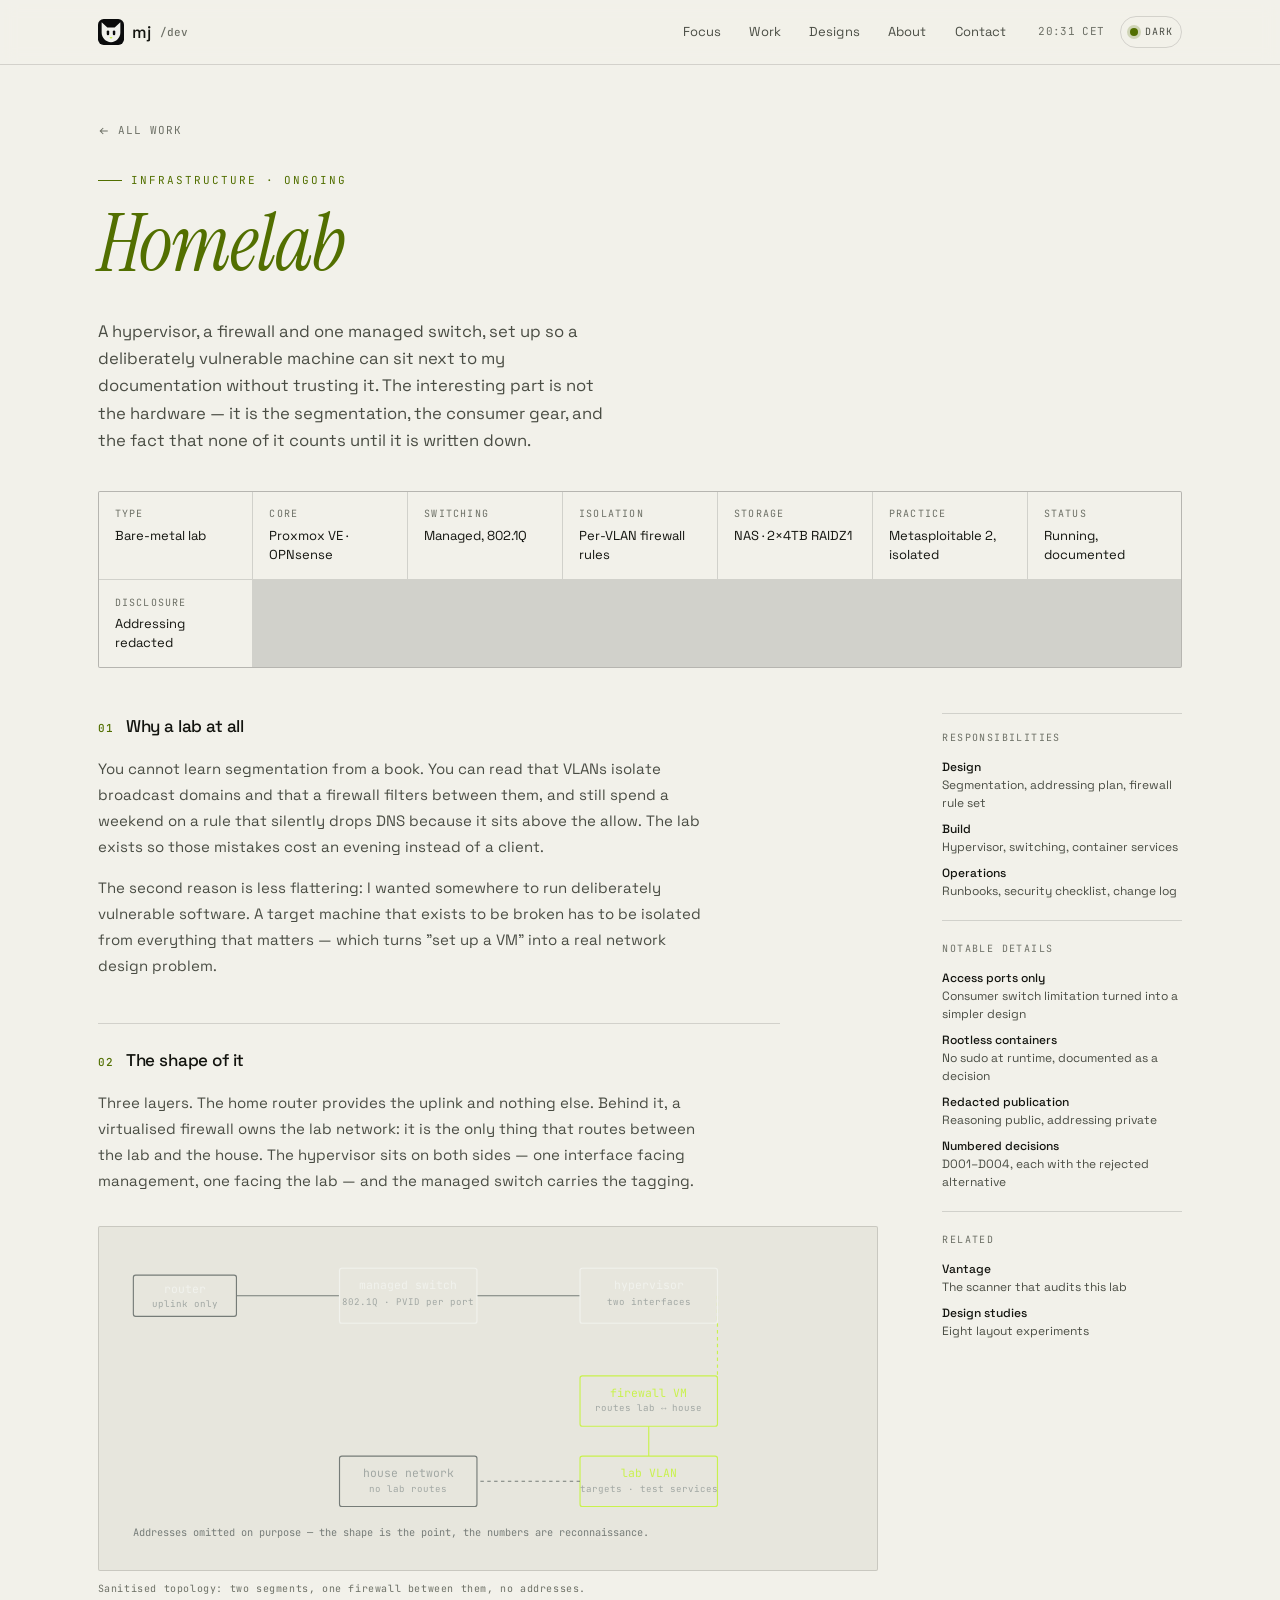
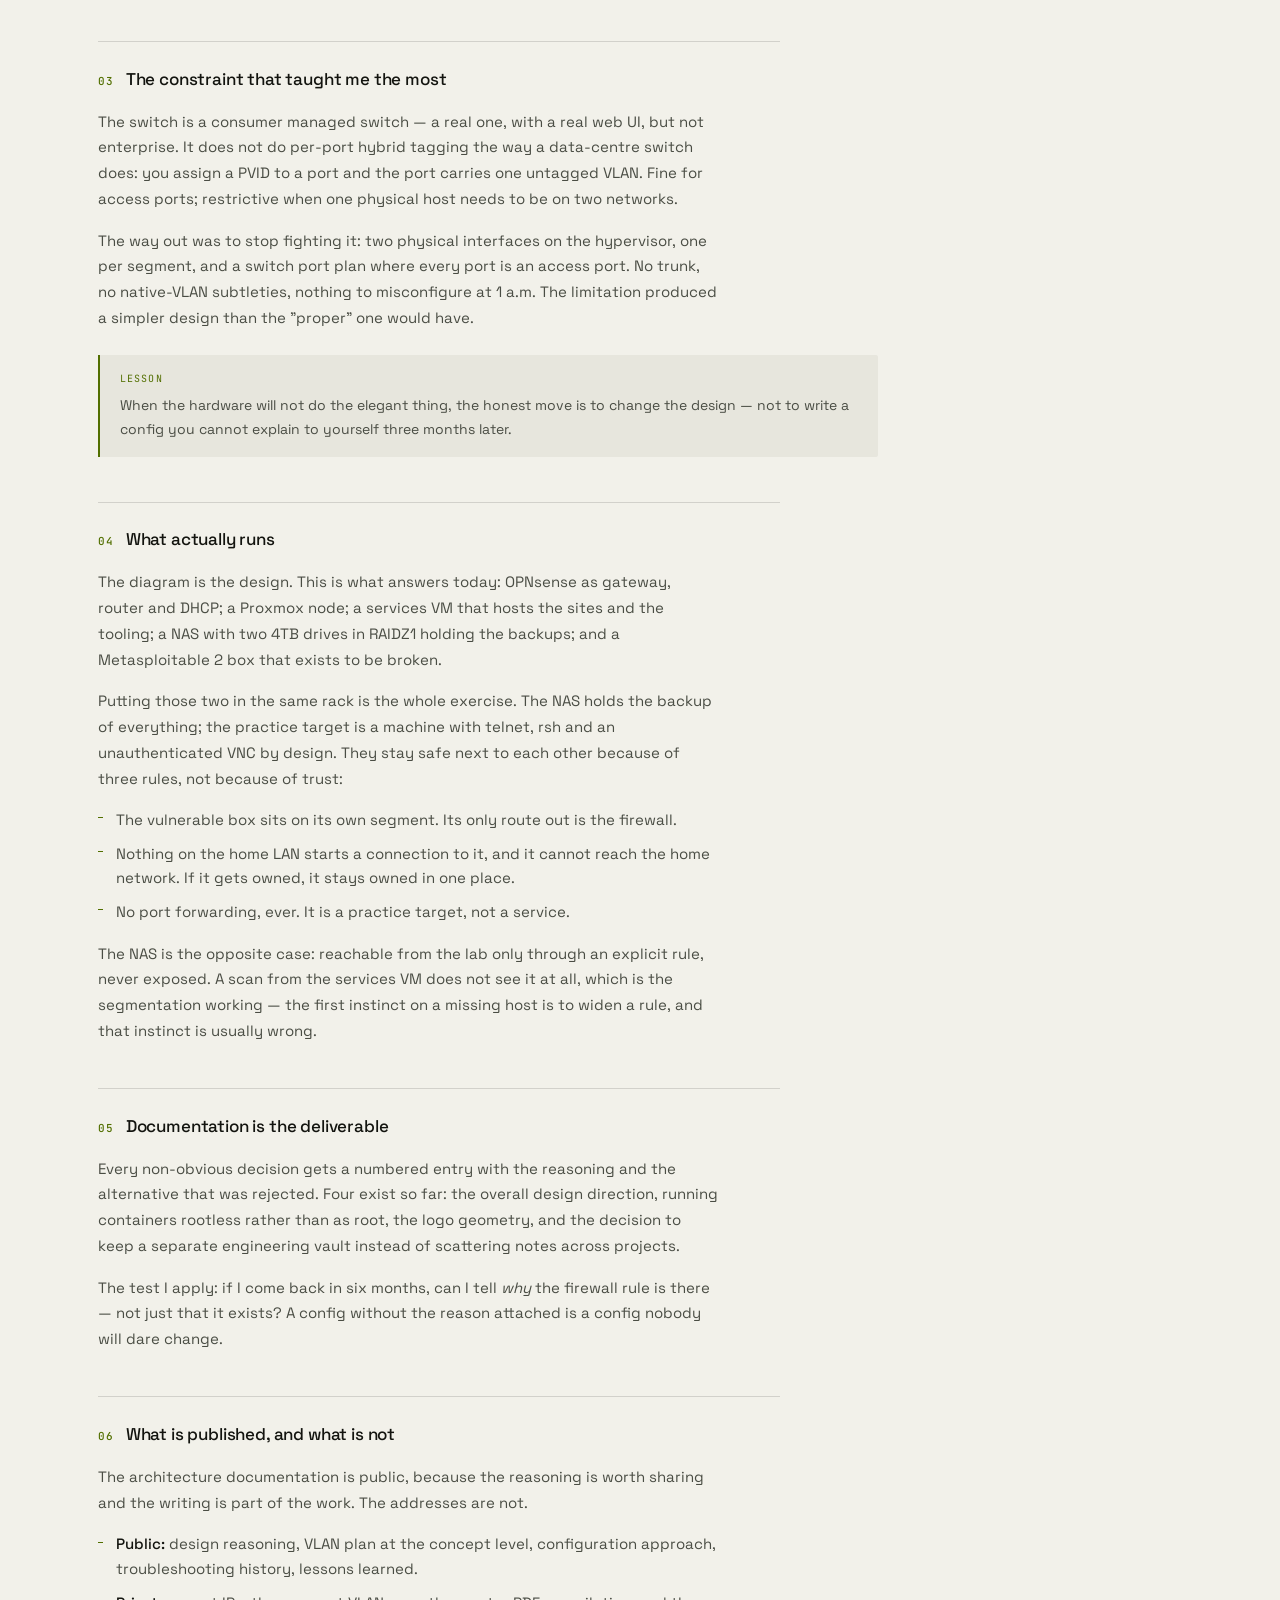
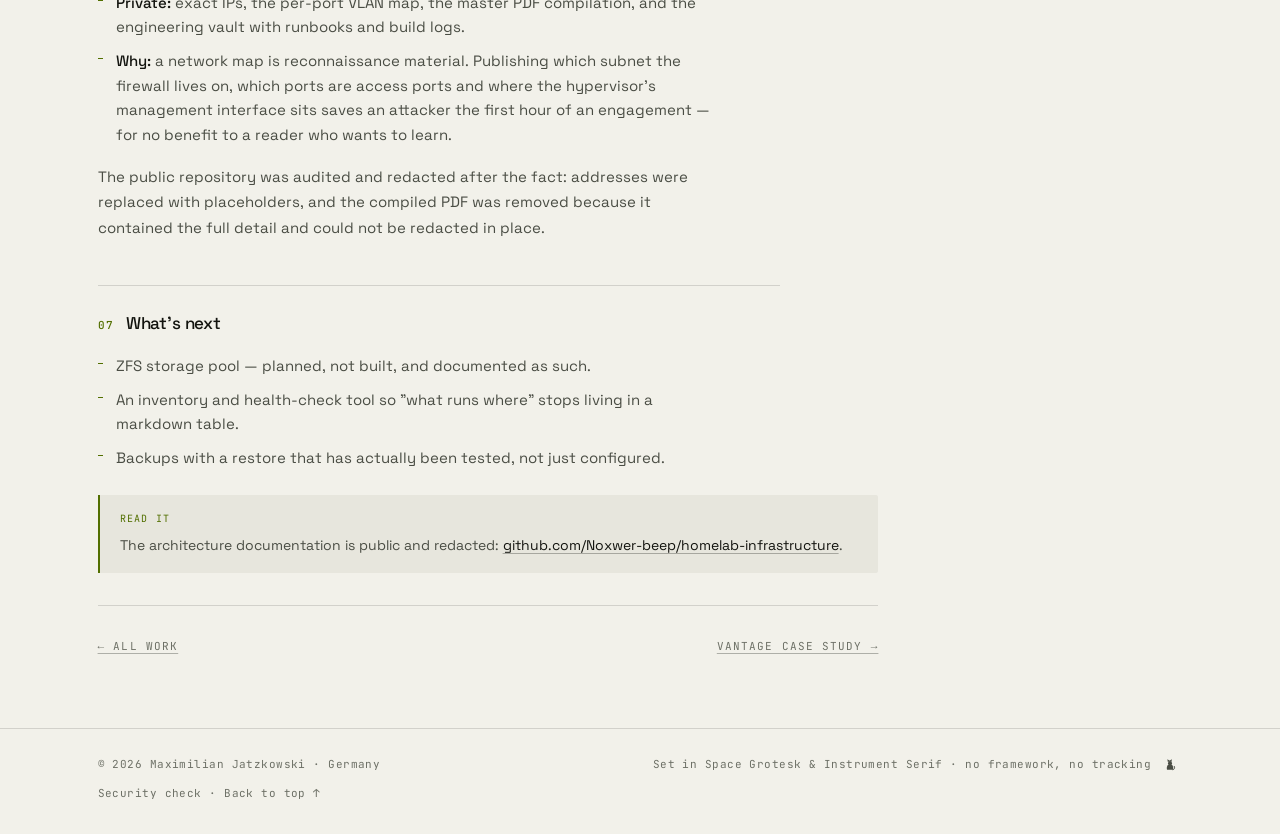
<file: homelab.html>
<!doctype html>
<html lang="en" data-theme="dark">
<head>
<meta charset="utf-8">
<meta name="viewport" content="width=device-width, initial-scale=1">
<title>Homelab — infrastructure you can explain | Maximilian Jatzkowski</title>
<meta name="description" content="A homelab built around a hypervisor, a firewall and a managed switch: VLAN segmentation, the port-map constraints of consumer hardware, and documentation treated as the deliverable.">
<meta name="theme-color" content="#0a0b0c">

<meta property="og:type" content="article">
<meta property="og:title" content="Homelab — infrastructure you can explain">
<meta property="og:description" content="VLAN segmentation on consumer hardware, documented while it is built.">

<link rel="icon" href="assets/favicon.svg" type="image/svg+xml">
<script src="js/head.js"></script>
<link rel="stylesheet" href="css/fonts.css">
<link rel="stylesheet" href="css/styles.css">
<link rel="stylesheet" href="css/project.css">
</head>
<body>
<a class="skip-link" href="#main">Skip to content</a>

<header class="site-head">
  <div class="wrap head-inner">
    <a class="brand" href="index.html" aria-label="Maximilian Jatzkowski — home">
      <svg class="brand-mark" viewBox="0 0 64 64" aria-hidden="true" focusable="false">
        <rect width="64" height="64" rx="14" fill="#0a0b0c"/>
        <path d="M9 8 L23 21 H41 L55 8 V34 C55 46 45 57 32 57 C19 57 9 46 9 34 Z" fill="#f1f2ed" mask="url(#mj-eyes)"/>
        <mask id="mj-eyes" maskUnits="userSpaceOnUse" x="0" y="0" width="64" height="64">
          <rect width="64" height="64" fill="#fff"/>
          <rect x="21.5" y="28" width="6" height="12" rx="3" fill="#000"/>
          <rect x="36.5" y="28" width="6" height="12" rx="3" fill="#000"/>
        </mask>
        <path d="M28.2 44 H35.8 L32 49.4 Z" fill="#c9f24d"/>
      </svg>
      <span class="brand-name">mj</span>
      <span class="brand-tag">/dev</span>
    </a>

    <nav class="nav" aria-label="Primary">
      <a href="index.html#focus">Focus</a>
      <a href="index.html#work">Work</a>
      <a href="index.html#designs">Designs</a>
      <a href="index.html#about">About</a>
      <a href="index.html#contact">Contact</a>
    </nav>

    <div class="head-meta">
      <span class="clock" id="clock" aria-label="Local time in Germany">—:—</span>
      <button class="theme-toggle" id="theme-toggle" type="button" aria-pressed="false" aria-label="Switch to light theme">
        <span class="theme-icon" aria-hidden="true"></span>
        <span class="theme-label">Light</span>
      </button>
    </div>
  </div>
</header>

<main id="main">
  <section class="pj-hero">
    <div class="wrap">
      <a class="crumb" href="index.html#work">
        <svg viewBox="0 0 16 16" aria-hidden="true"><path d="M13 8H3M7 4L3 8l4 4" fill="none" stroke="currentColor" stroke-width="1.4"/></svg>
        All work
      </a>

      <p class="pj-kicker">Infrastructure · ongoing</p>

      <h1 class="display"><em>Homelab</em></h1>

      <p class="lead">
        A hypervisor, a firewall and one managed switch, set up so a deliberately
        vulnerable machine can sit next to my documentation without trusting it. The
        interesting part is not the hardware — it is the segmentation, the consumer gear,
        and the fact that none of it counts until it is written down.
      </p>
    </div>
  </section>

  <div class="wrap">
    <dl class="pj-meta">
      <div><dt>Type</dt><dd>Bare-metal lab</dd></div>
      <div><dt>Core</dt><dd>Proxmox VE · OPNsense</dd></div>
      <div><dt>Switching</dt><dd>Managed, 802.1Q</dd></div>
      <div><dt>Isolation</dt><dd>Per-VLAN firewall rules</dd></div>
      <div><dt>Storage</dt><dd>NAS · 2×4TB RAIDZ1</dd></div>
      <div><dt>Practice</dt><dd>Metasploitable 2, isolated</dd></div>
      <div><dt>Status</dt><dd>Running, documented</dd></div>
      <div><dt>Disclosure</dt><dd>Addressing redacted</dd></div>
    </dl>

    <div class="pj-layout">
      <article class="prose">

        <h3><span class="num">01</span>Why a lab at all</h3>
        <p>
          You cannot learn segmentation from a book. You can read that VLANs isolate
          broadcast domains and that a firewall filters between them, and still spend
          a weekend on a rule that silently drops DNS because it sits above the
          allow. The lab exists so those mistakes cost an evening instead of a client.
        </p>
        <p>
          The second reason is less flattering: I wanted somewhere to run
          deliberately vulnerable software. A target machine that exists to be broken
          has to be isolated from everything that matters — which turns "set up a VM"
          into a real network design problem.
        </p>

        <h3><span class="num">02</span>The shape of it</h3>
        <p>
          Three layers. The home router provides the uplink and nothing else. Behind
          it, a virtualised firewall owns the lab network: it is the only thing that
          routes between the lab and the house. The hypervisor sits on both sides —
          one interface facing management, one facing the lab — and the managed switch
          carries the tagging.
        </p>

        <figure class="figure">
          <svg viewBox="0 0 680 300" role="img" aria-labelledby="topo-title topo-desc" style="width:100%;height:auto;border:1px solid var(--line);border-radius:2px;background:var(--surface)">
            <title id="topo-title">Homelab topology</title>
            <desc id="topo-desc">A router connects to a managed switch. The switch carries a management segment and an isolated lab segment. A hypervisor has one interface on each; the firewall VM separates the lab from the house network.</desc>
            <g font-family="'JetBrains Mono', monospace" font-size="10" fill="#a2a8a4">
              <!-- links -->
              <line x1="120" y1="60" x2="210" y2="60" stroke="#767c78" stroke-width="1"/>
              <line x1="330" y1="60" x2="420" y2="60" stroke="#767c78" stroke-width="1"/>
              <line x1="540" y1="60" x2="540" y2="130" stroke="#c9f24d" stroke-width="1" stroke-dasharray="3 3"/>

              <!-- router -->
              <rect x="30" y="42" width="90" height="36" rx="2" fill="none" stroke="#767c78"/>
              <text x="75" y="58" text-anchor="middle" fill="#f1f2ed">router</text>
              <text x="75" y="70" text-anchor="middle" font-size="8">uplink only</text>

              <!-- switch -->
              <rect x="210" y="36" width="120" height="48" rx="2" fill="none" stroke="#f1f2ed"/>
              <text x="270" y="54" text-anchor="middle" fill="#f1f2ed">managed switch</text>
              <text x="270" y="68" text-anchor="middle" font-size="8">802.1Q · PVID per port</text>

              <!-- hypervisor -->
              <rect x="420" y="36" width="120" height="48" rx="2" fill="none" stroke="#f1f2ed"/>
              <text x="480" y="54" text-anchor="middle" fill="#f1f2ed">hypervisor</text>
              <text x="480" y="68" text-anchor="middle" font-size="8">two interfaces</text>

              <!-- segments -->
              <rect x="420" y="130" width="120" height="44" rx="2" fill="none" stroke="#c9f24d"/>
              <text x="480" y="148" text-anchor="middle" fill="#c9f24d">firewall VM</text>
              <text x="480" y="161" text-anchor="middle" font-size="8">routes lab ↔ house</text>

              <rect x="420" y="200" width="120" height="44" rx="2" fill="none" stroke="#c9f24d"/>
              <text x="480" y="218" text-anchor="middle" fill="#c9f24d">lab VLAN</text>
              <text x="480" y="231" text-anchor="middle" font-size="8">targets · test services</text>

              <line x1="480" y1="174" x2="480" y2="200" stroke="#c9f24d" stroke-width="1"/>

              <!-- house -->
              <rect x="210" y="200" width="120" height="44" rx="2" fill="none" stroke="#767c78"/>
              <text x="270" y="218" text-anchor="middle" fill="#a2a8a4">house network</text>
              <text x="270" y="231" text-anchor="middle" font-size="8">no lab routes</text>
              <line x1="420" y1="222" x2="330" y2="222" stroke="#767c78" stroke-width="1" stroke-dasharray="3 3"/>

              <text x="30" y="270" font-size="9" fill="#767c78">Addresses omitted on purpose — the shape is the point, the numbers are reconnaissance.</text>
            </g>
          </svg>
          <figcaption>Sanitised topology: two segments, one firewall between them, no addresses.</figcaption>
        </figure>

        <h3><span class="num">03</span>The constraint that taught me the most</h3>
        <p>
          The switch is a consumer managed switch — a real one, with a real web UI, but
          not enterprise. It does not do per-port hybrid tagging the way a data-centre
          switch does: you assign a PVID to a port and the port carries one untagged
          VLAN. Fine for access ports; restrictive when one physical host needs to be
          on two networks.
        </p>
        <p>
          The way out was to stop fighting it: two physical interfaces on the hypervisor,
          one per segment, and a switch port plan where every port is an access port.
          No trunk, no native-VLAN subtleties, nothing to misconfigure at 1 a.m. The
          limitation produced a simpler design than the "proper" one would have.
        </p>

        <div class="callout">
          <span class="tag">Lesson</span>
          <p>
            When the hardware will not do the elegant thing, the honest move is to
            change the design — not to write a config you cannot explain to yourself
            three months later.
          </p>
        </div>

        <h3><span class="num">04</span>What actually runs</h3>
        <p>
          The diagram is the design. This is what answers today: OPNsense as gateway,
          router and DHCP; a Proxmox node; a services VM that hosts the sites and the
          tooling; a NAS with two 4TB drives in RAIDZ1 holding the backups; and a
          Metasploitable 2 box that exists to be broken.
        </p>
        <p>
          Putting those two in the same rack is the whole exercise. The NAS holds the
          backup of everything; the practice target is a machine with telnet, rsh and an
          unauthenticated VNC by design. They stay safe next to each other because of
          three rules, not because of trust:
        </p>
        <ul>
          <li>The vulnerable box sits on its own segment. Its only route out is the firewall.</li>
          <li>Nothing on the home LAN starts a connection to it, and it cannot reach the
            home network. If it gets owned, it stays owned in one place.</li>
          <li>No port forwarding, ever. It is a practice target, not a service.</li>
        </ul>
        <p>
          The NAS is the opposite case: reachable from the lab only through an explicit
          rule, never exposed. A scan from the services VM does not see it at all, which
          is the segmentation working — the first instinct on a missing host is to widen
          a rule, and that instinct is usually wrong.
        </p>

        <h3><span class="num">05</span>Documentation is the deliverable</h3>
        <p>
          Every non-obvious decision gets a numbered entry with the reasoning and the
          alternative that was rejected. Four exist so far: the overall design
          direction, running containers rootless rather than as root, the logo
          geometry, and the decision to keep a separate engineering vault instead of
          scattering notes across projects.
        </p>
        <p>
          The test I apply: if I come back in six months, can I tell <em>why</em> the
          firewall rule is there — not just that it exists? A config without the reason
          attached is a config nobody will dare change.
        </p>

        <h3><span class="num">06</span>What is published, and what is not</h3>
        <p>
          The architecture documentation is public, because the reasoning is worth
          sharing and the writing is part of the work. The addresses are not.
        </p>
        <ul>
          <li><strong>Public:</strong> design reasoning, VLAN plan at the concept level,
            configuration approach, troubleshooting history, lessons learned.</li>
          <li><strong>Private:</strong> exact IPs, the per-port VLAN map, the master PDF
            compilation, and the engineering vault with runbooks and build logs.</li>
          <li><strong>Why:</strong> a network map is reconnaissance material. Publishing
            which subnet the firewall lives on, which ports are access ports and where
            the hypervisor's management interface sits saves an attacker the first hour
            of an engagement — for no benefit to a reader who wants to learn.</li>
        </ul>
        <p>
          The public repository was audited and redacted after the fact: addresses were
          replaced with placeholders, and the compiled PDF was removed because it
          contained the full detail and could not be redacted in place.
        </p>

        <h3><span class="num">07</span>What's next</h3>
        <ul>
          <li>ZFS storage pool — planned, not built, and documented as such.</li>
          <li>An inventory and health-check tool so "what runs where" stops living in
            a markdown table.</li>
          <li>Backups with a restore that has actually been tested, not just configured.</li>
        </ul>

        <div class="callout">
          <span class="tag">Read it</span>
          <p>
            The architecture documentation is public and redacted:
            <a href="https://github.com/Noxwer-beep/homelab-infrastructure" rel="noopener">github.com/Noxwer-beep/homelab-infrastructure</a>.
          </p>
        </div>

        <nav class="pj-nav" aria-label="Project navigation">
          <a href="index.html#work">← All work</a>
          <a class="next" href="vantage.html">Vantage case study →</a>
        </nav>
      </article>

      <aside class="pj-aside" aria-label="Project facts">
        <h4>Responsibilities</h4>
        <ul>
          <li><b>Design</b>Segmentation, addressing plan, firewall rule set</li>
          <li><b>Build</b>Hypervisor, switching, container services</li>
          <li><b>Operations</b>Runbooks, security checklist, change log</li>
        </ul>

        <div class="sep"></div>

        <h4>Notable details</h4>
        <ul>
          <li><b>Access ports only</b>Consumer switch limitation turned into a simpler design</li>
          <li><b>Rootless containers</b>No sudo at runtime, documented as a decision</li>
          <li><b>Redacted publication</b>Reasoning public, addressing private</li>
          <li><b>Numbered decisions</b>D001–D004, each with the rejected alternative</li>
        </ul>

        <div class="sep"></div>

        <h4>Related</h4>
        <ul>
          <li><b>Vantage</b>The scanner that audits this lab</li>
          <li><b>Design studies</b>Eight layout experiments</li>
        </ul>
      </aside>
    </div>
  </div>
</main>

<footer class="site-foot">
  <div class="wrap foot-inner">
    <p class="mono">© <span id="year">2026</span> Maximilian Jatzkowski · Germany</p>
    <p class="mono colophon">
      Set in Space Grotesk &amp; Instrument Serif · no framework, no tracking
      <button class="cat-glyph" id="cat-glyph" type="button" aria-label="Release the cat" title="Press c">
        <svg viewBox="0 0 64 64" aria-hidden="true">
          <path d="M20 17 18 4l11 7h2l11-7-2 13" fill="currentColor"/>
          <circle cx="32" cy="26" r="11" fill="currentColor"/>
          <path d="M20 34c-6 8-6 20-4 26h32c2-6 2-18-4-26z" fill="currentColor"/>
          <path d="M48 60c9-2 11-12 7-18" fill="none" stroke="currentColor" stroke-width="5" stroke-linecap="round"/>
        </svg>
      </button>
    </p>
    <p class="mono"><a href="security.html">Security check</a> · <a href="#main">Back to top ↑</a></p>
  </div>
</footer>

<div class="cat-runner" id="cat-runner" aria-hidden="true">
  <svg viewBox="0 0 84 58">
    <g fill="currentColor">
      <path d="M16 36c0-6 5-10 12-10h24c7 0 12 4 12 10v4H16z"/>
      <circle cx="64" cy="26" r="9"/>
      <path d="M57 19l-2-10 9 6z"/>
      <path d="M69 18l7-8 1 10z"/>
    </g>
    <g stroke="currentColor" stroke-width="4" stroke-linecap="round" fill="none">
      <path d="M25 40v11"/><path d="M33 40v11"/><path d="M56 40v11"/><path d="M63 40v11"/>
      <path d="M17 31c-7-2-9-9-6-15"/>
    </g>
  </svg>
</div>

<script src="js/main.js" defer></script>
</body>
</html>
</file>
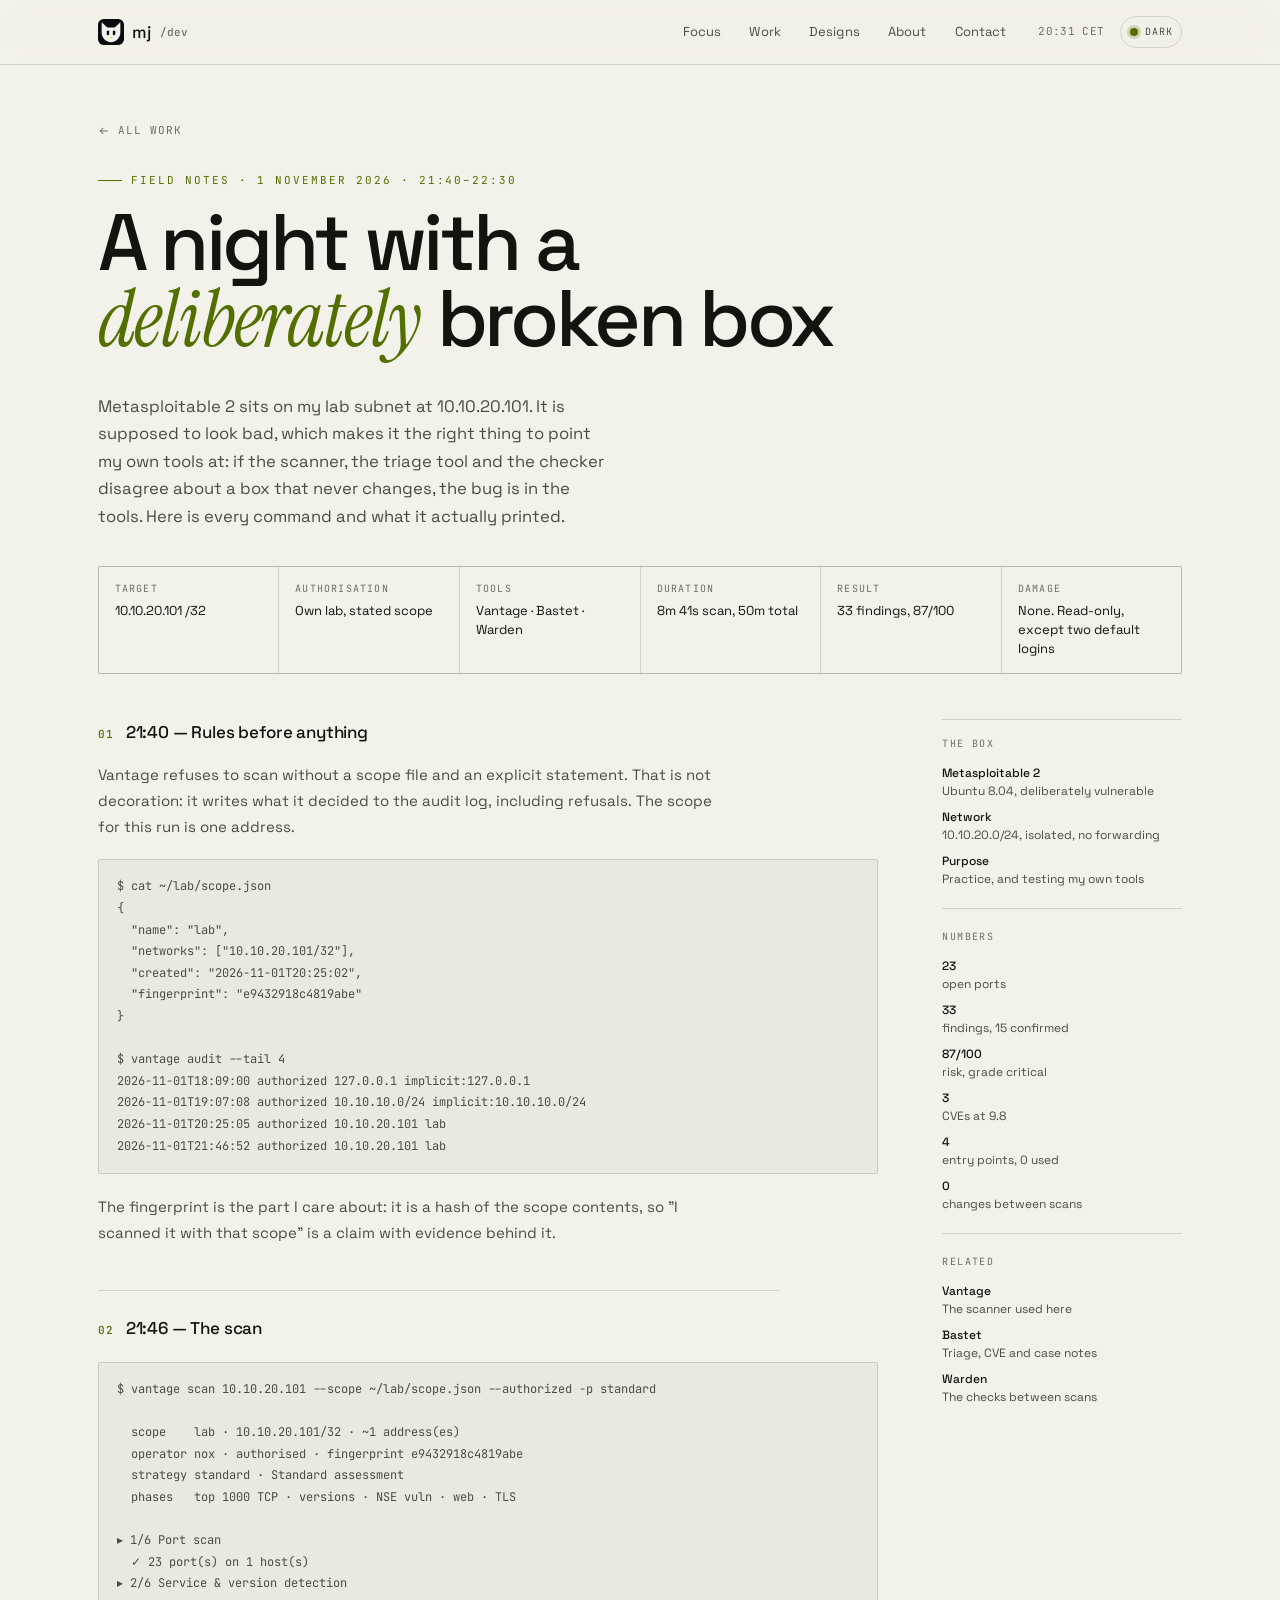
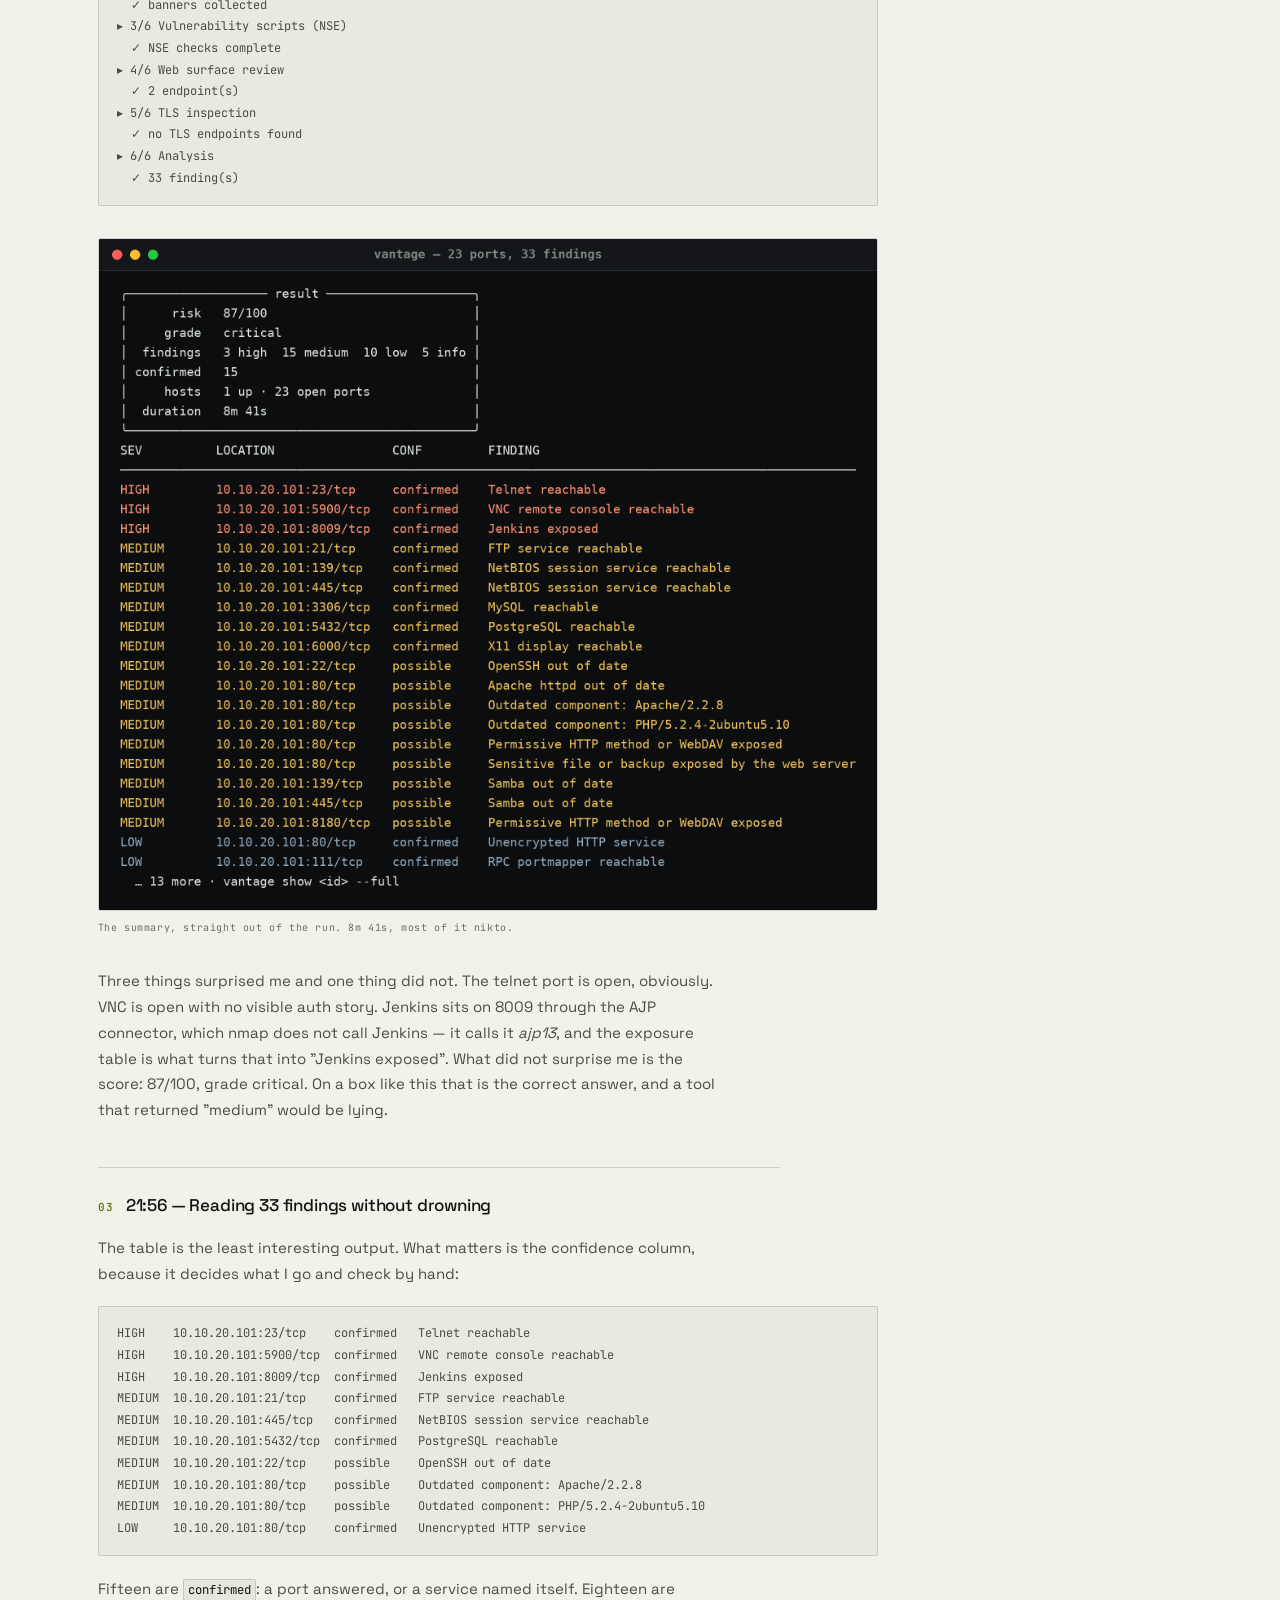
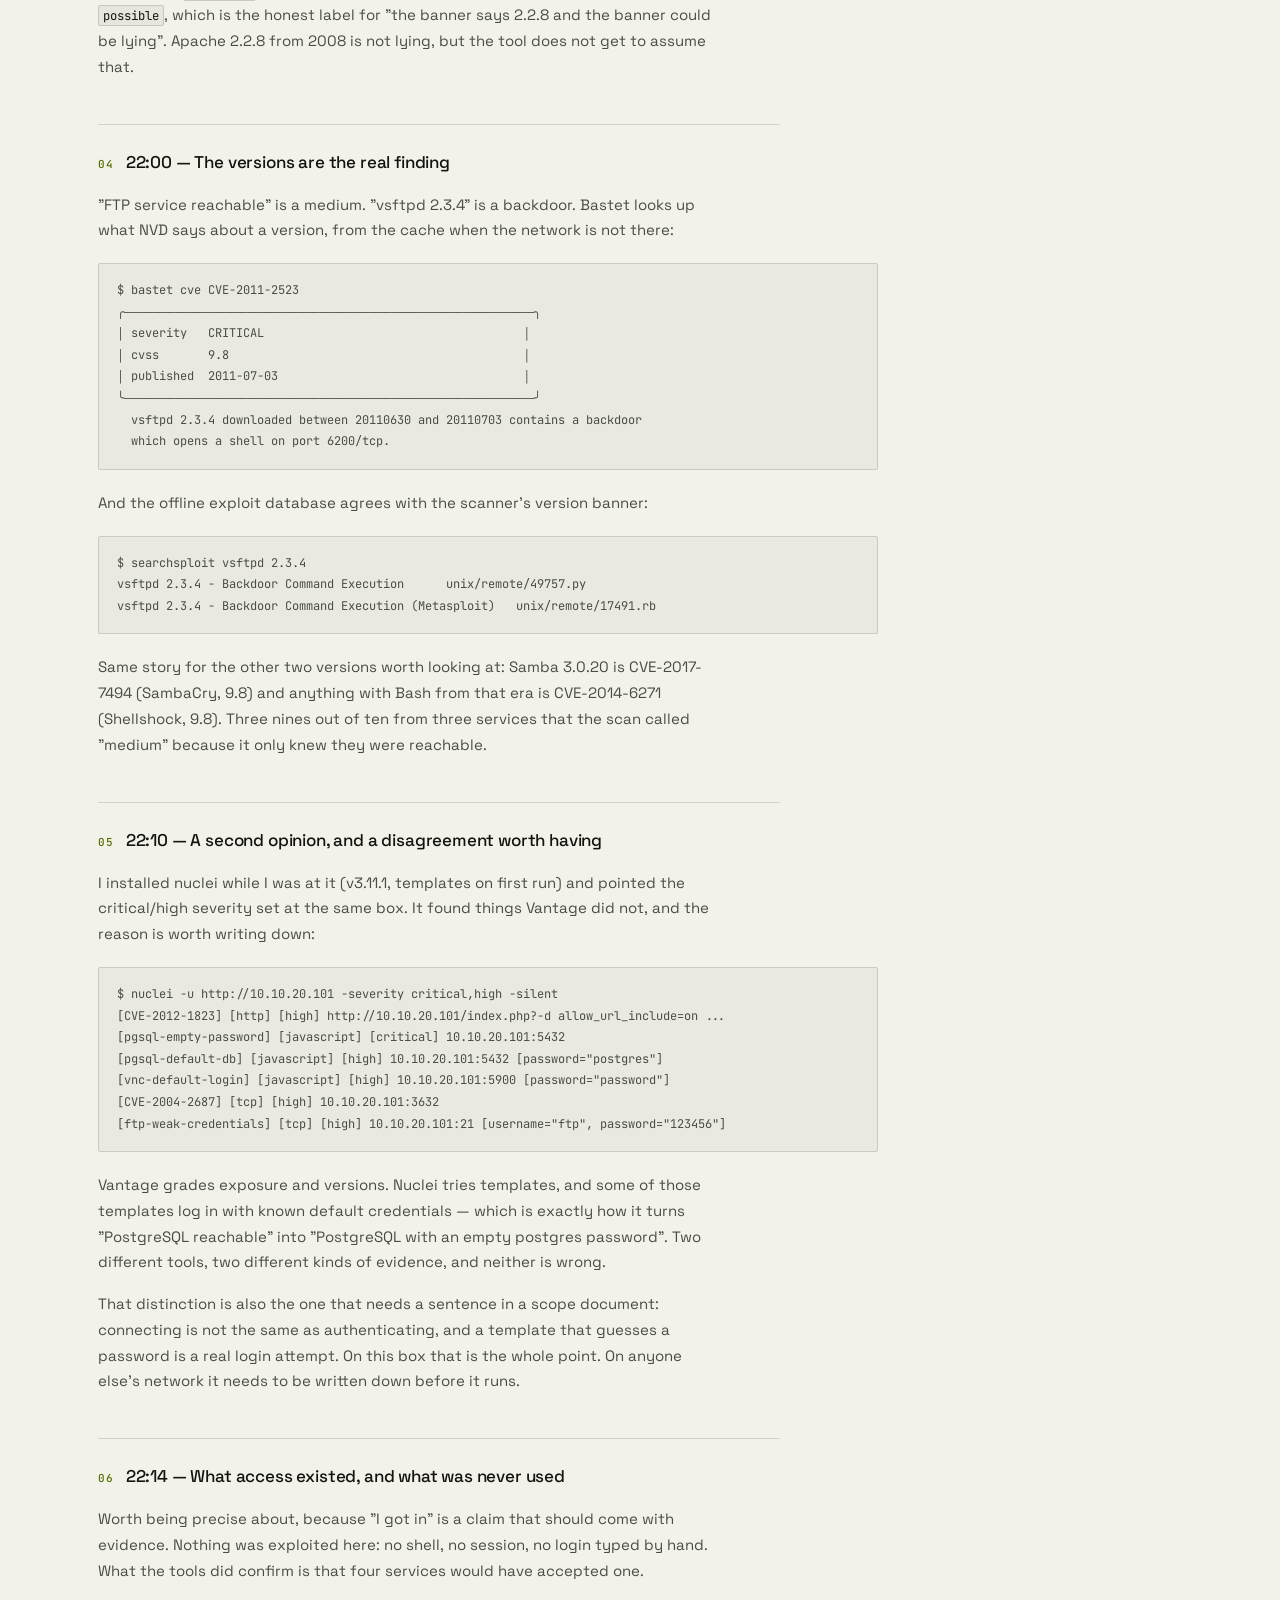
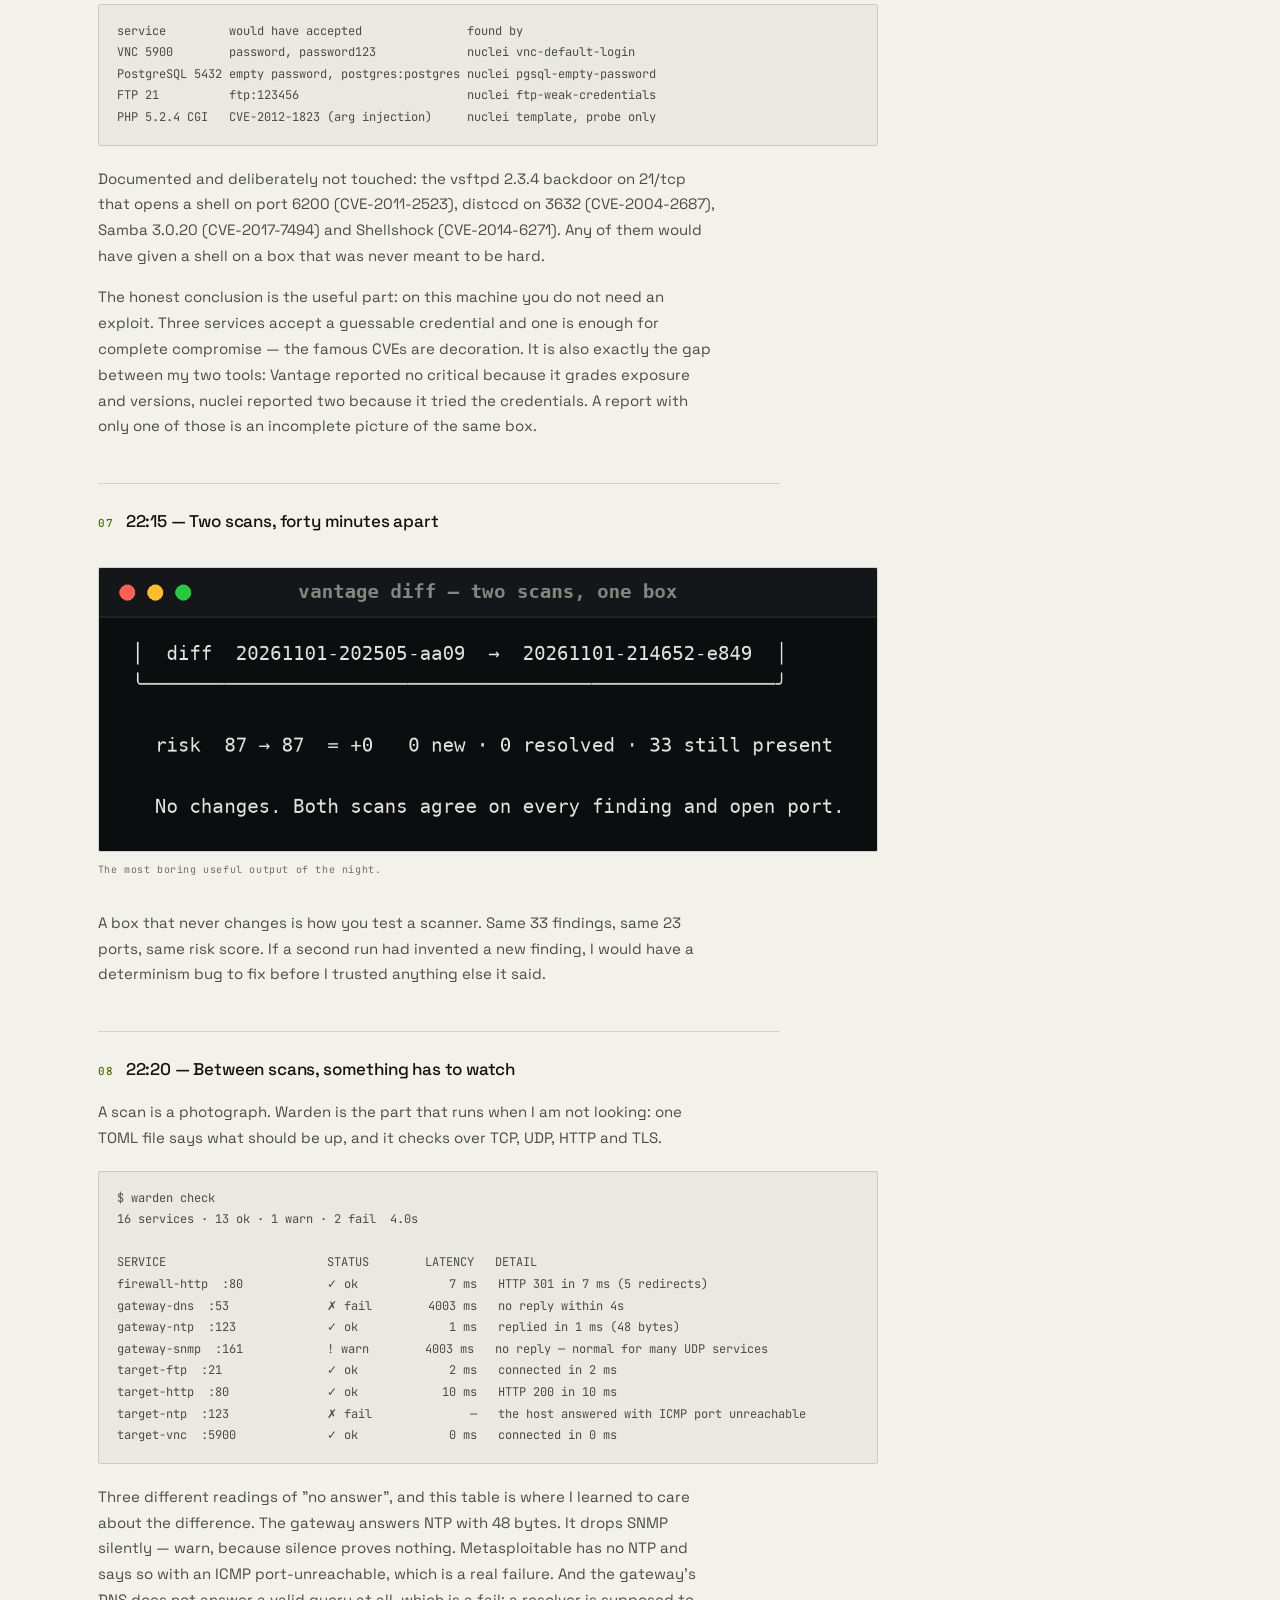
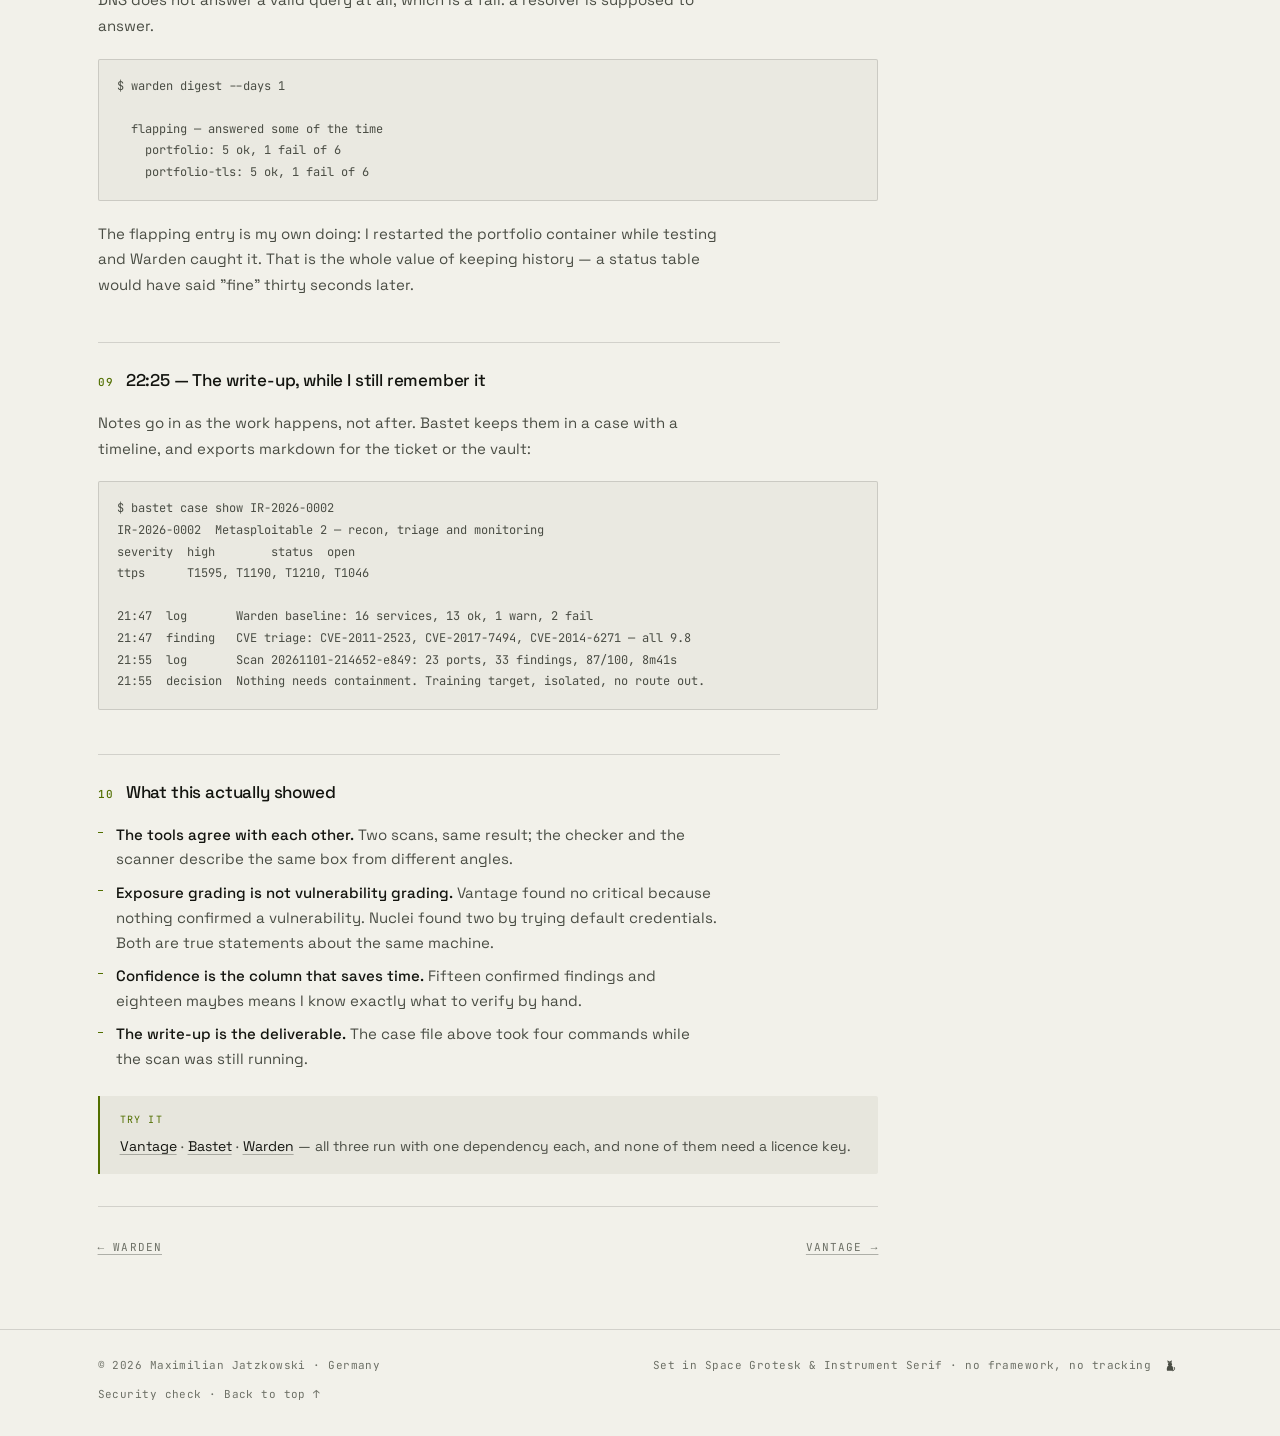
<file: metasploitable.html>
<!doctype html>
<html lang="en" data-theme="dark">
<head>
<meta charset="utf-8">
<meta name="viewport" content="width=device-width, initial-scale=1">
<title>A night with a deliberately broken box — Metasploitable 2 | Maximilian Jatzkowski</title>
<meta name="description" content="Field notes from scanning, triaging and monitoring a Metasploitable 2 box with Vantage, Bastet and Warden — every command and its real output.">
<meta name="theme-color" content="#0a0b0c">

<meta property="og:type" content="article">
<meta property="og:title" content="A night with a deliberately broken box">
<meta property="og:description" content="33 findings, one empty Postgres password, and two scans that agreed on everything.">

<link rel="icon" href="assets/favicon.svg" type="image/svg+xml">
<script src="js/head.js"></script>
<link rel="stylesheet" href="css/fonts.css">
<link rel="stylesheet" href="css/styles.css">
<link rel="stylesheet" href="css/project.css">
</head>
<body>
<a class="skip-link" href="#main">Skip to content</a>

<header class="site-head">
  <div class="wrap head-inner">
    <a class="brand" href="index.html" aria-label="Maximilian Jatzkowski — home">
      <svg class="brand-mark" viewBox="0 0 64 64" aria-hidden="true" focusable="false">
        <rect width="64" height="64" rx="14" fill="#0a0b0c"/>
        <path d="M9 8 L23 21 H41 L55 8 V34 C55 46 45 57 32 57 C19 57 9 46 9 34 Z" fill="#f1f2ed" mask="url(#mj-eyes)"/>
        <mask id="mj-eyes" maskUnits="userSpaceOnUse" x="0" y="0" width="64" height="64">
          <rect width="64" height="64" fill="#fff"/>
          <rect x="21.5" y="28" width="6" height="12" rx="3" fill="#000"/>
          <rect x="36.5" y="28" width="6" height="12" rx="3" fill="#000"/>
        </mask>
        <path d="M28.2 44 H35.8 L32 49.4 Z" fill="#c9f24d"/>
      </svg>
      <span class="brand-name">mj</span>
      <span class="brand-tag">/dev</span>
    </a>

    <nav class="nav" aria-label="Primary">
      <a href="index.html#focus">Focus</a>
      <a href="index.html#work">Work</a>
      <a href="index.html#designs">Designs</a>
      <a href="index.html#about">About</a>
      <a href="index.html#contact">Contact</a>
    </nav>

    <div class="head-meta">
      <span class="clock" id="clock" aria-label="Local time in Germany">—:—</span>
      <button class="theme-toggle" id="theme-toggle" type="button" aria-pressed="false" aria-label="Switch to light theme">
        <span class="theme-icon" aria-hidden="true"></span>
        <span class="theme-label">Light</span>
      </button>
    </div>
  </div>
</header>

<main id="main">
  <section class="pj-hero">
    <div class="wrap">
      <a class="crumb" href="index.html#work">
        <svg viewBox="0 0 16 16" aria-hidden="true"><path d="M13 8H3M7 4L3 8l4 4" fill="none" stroke="currentColor" stroke-width="1.4"/></svg>
        All work
      </a>

      <p class="pj-kicker">Field notes · 1 November 2026 · 21:40–22:30</p>

      <h1 class="display">A night with a<br><em>deliberately</em> broken box</h1>

      <p class="lead">
        Metasploitable 2 sits on my lab subnet at 10.10.20.101. It is supposed to look
        bad, which makes it the right thing to point my own tools at: if the scanner, the
        triage tool and the checker disagree about a box that never changes, the bug is
        in the tools. Here is every command and what it actually printed.
      </p>
    </div>
  </section>

  <div class="wrap">
    <dl class="pj-meta">
      <div><dt>Target</dt><dd>10.10.20.101 /32</dd></div>
      <div><dt>Authorisation</dt><dd>Own lab, stated scope</dd></div>
      <div><dt>Tools</dt><dd>Vantage · Bastet · Warden</dd></div>
      <div><dt>Duration</dt><dd>8m 41s scan, 50m total</dd></div>
      <div><dt>Result</dt><dd>33 findings, 87/100</dd></div>
      <div><dt>Damage</dt><dd>None. Read-only, except two default logins</dd></div>
    </dl>

    <div class="pj-layout">
      <article class="prose">

        <h3><span class="num">01</span>21:40 — Rules before anything</h3>
        <p>
          Vantage refuses to scan without a scope file and an explicit statement. That is
          not decoration: it writes what it decided to the audit log, including refusals.
          The scope for this run is one address.
        </p>

        <pre class="code">$ cat ~/lab/scope.json
{
  "name": "lab",
  "networks": ["10.10.20.101/32"],
  "created": "2026-11-01T20:25:02",
  "fingerprint": "e9432918c4819abe"
}

$ vantage audit --tail 4
2026-11-01T18:09:00 authorized 127.0.0.1 implicit:127.0.0.1
2026-11-01T19:07:08 authorized 10.10.10.0/24 implicit:10.10.10.0/24
2026-11-01T20:25:05 authorized 10.10.20.101 lab
2026-11-01T21:46:52 authorized 10.10.20.101 lab</pre>

        <p>
          The fingerprint is the part I care about: it is a hash of the scope contents, so
          "I scanned it with that scope" is a claim with evidence behind it.
        </p>

        <h3><span class="num">02</span>21:46 — The scan</h3>
        <pre class="code">$ vantage scan 10.10.20.101 --scope ~/lab/scope.json --authorized -p standard

  scope    lab · 10.10.20.101/32 · ~1 address(es)
  operator nox · authorised · fingerprint e9432918c4819abe
  strategy standard · Standard assessment
  phases   top 1000 TCP · versions · NSE vuln · web · TLS

▸ 1/6 Port scan
  ✓ 23 port(s) on 1 host(s)
▸ 2/6 Service & version detection
  ✓ banners collected
▸ 3/6 Vulnerability scripts (NSE)
  ✓ NSE checks complete
▸ 4/6 Web surface review
  ✓ 2 endpoint(s)
▸ 5/6 TLS inspection
  ✓ no TLS endpoints found
▸ 6/6 Analysis
  ✓ 33 finding(s)</pre>

        <figure class="figure">
          <img src="assets/ms-scan.png" width="955" height="822" loading="lazy"
               alt="Vantage result panel: risk 87/100, grade critical, 3 high, 15 medium, 10 low, 5 info findings, 23 open ports">
          <figcaption>The summary, straight out of the run. 8m 41s, most of it nikto.</figcaption>
        </figure>

        <p>
          Three things surprised me and one thing did not. The telnet port is open,
          obviously. VNC is open with no visible auth story. Jenkins sits on 8009 through
          the AJP connector, which nmap does not call Jenkins — it calls it <em>ajp13</em>,
          and the exposure table is what turns that into "Jenkins exposed". What did not
          surprise me is the score: 87/100, grade critical. On a box like this that is
          the correct answer, and a tool that returned "medium" would be lying.
        </p>

        <h3><span class="num">03</span>21:56 — Reading 33 findings without drowning</h3>
        <p>
          The table is the least interesting output. What matters is the confidence column,
          because it decides what I go and check by hand:
        </p>

        <pre class="code">HIGH    10.10.20.101:23/tcp    confirmed   Telnet reachable
HIGH    10.10.20.101:5900/tcp  confirmed   VNC remote console reachable
HIGH    10.10.20.101:8009/tcp  confirmed   Jenkins exposed
MEDIUM  10.10.20.101:21/tcp    confirmed   FTP service reachable
MEDIUM  10.10.20.101:445/tcp   confirmed   NetBIOS session service reachable
MEDIUM  10.10.20.101:5432/tcp  confirmed   PostgreSQL reachable
MEDIUM  10.10.20.101:22/tcp    possible    OpenSSH out of date
MEDIUM  10.10.20.101:80/tcp    possible    Outdated component: Apache/2.2.8
MEDIUM  10.10.20.101:80/tcp    possible    Outdated component: PHP/5.2.4-2ubuntu5.10
LOW     10.10.20.101:80/tcp    confirmed   Unencrypted HTTP service</pre>

        <p>
          Fifteen are <code>confirmed</code>: a port answered, or a service named itself.
          Eighteen are <code>possible</code>, which is the honest label for "the banner
          says 2.2.8 and the banner could be lying". Apache 2.2.8 from 2008 is not lying,
          but the tool does not get to assume that.
        </p>

        <h3><span class="num">04</span>22:00 — The versions are the real finding</h3>
        <p>
          "FTP service reachable" is a medium. "vsftpd 2.3.4" is a backdoor. Bastet looks
          up what NVD says about a version, from the cache when the network is not there:
        </p>

        <pre class="code">$ bastet cve CVE-2011-2523
╭─────────────────────────────────────────────────────────╮
│ severity   CRITICAL                                     │
│ cvss       9.8                                          │
│ published  2011-07-03                                   │
╰─────────────────────────────────────────────────────────╯
  vsftpd 2.3.4 downloaded between 20110630 and 20110703 contains a backdoor
  which opens a shell on port 6200/tcp.</pre>

        <p>
          And the offline exploit database agrees with the scanner's version banner:
        </p>

        <pre class="code">$ searchsploit vsftpd 2.3.4
vsftpd 2.3.4 - Backdoor Command Execution      unix/remote/49757.py
vsftpd 2.3.4 - Backdoor Command Execution (Metasploit)   unix/remote/17491.rb</pre>

        <p>
          Same story for the other two versions worth looking at: Samba 3.0.20 is
          CVE-2017-7494 (SambaCry, 9.8) and anything with Bash from that era is
          CVE-2014-6271 (Shellshock, 9.8). Three nines out of ten from three services
          that the scan called "medium" because it only knew they were reachable.
        </p>

        <h3><span class="num">05</span>22:10 — A second opinion, and a disagreement worth having</h3>
        <p>
          I installed nuclei while I was at it (v3.11.1, templates on first run) and pointed
          the critical/high severity set at the same box. It found things Vantage did not,
          and the reason is worth writing down:
        </p>

        <pre class="code">$ nuclei -u http://10.10.20.101 -severity critical,high -silent
[CVE-2012-1823] [http] [high] http://10.10.20.101/index.php?-d allow_url_include=on ...
[pgsql-empty-password] [javascript] [critical] 10.10.20.101:5432
[pgsql-default-db] [javascript] [high] 10.10.20.101:5432 [password="postgres"]
[vnc-default-login] [javascript] [high] 10.10.20.101:5900 [password="password"]
[CVE-2004-2687] [tcp] [high] 10.10.20.101:3632
[ftp-weak-credentials] [tcp] [high] 10.10.20.101:21 [username="ftp", password="123456"]</pre>

        <p>
          Vantage grades exposure and versions. Nuclei tries templates, and some of those
          templates log in with known default credentials — which is exactly how it turns
          "PostgreSQL reachable" into "PostgreSQL with an empty postgres password". Two
          different tools, two different kinds of evidence, and neither is wrong.
        </p>
        <p>
          That distinction is also the one that needs a sentence in a scope document:
          connecting is not the same as authenticating, and a template that guesses a
          password is a real login attempt. On this box that is the whole point. On
          anyone else's network it needs to be written down before it runs.
        </p>

                <h3><span class="num">06</span>22:14 — What access existed, and what was never used</h3>
        <p>
          Worth being precise about, because "I got in" is a claim that should come with
          evidence. Nothing was exploited here: no shell, no session, no login typed by
          hand. What the tools did confirm is that four services would have accepted one.
        </p>

        <pre class="code">service         would have accepted               found by
VNC 5900        password, password123             nuclei vnc-default-login
PostgreSQL 5432 empty password, postgres:postgres nuclei pgsql-empty-password
FTP 21          ftp:123456                        nuclei ftp-weak-credentials
PHP 5.2.4 CGI   CVE-2012-1823 (arg injection)     nuclei template, probe only</pre>

        <p>
          Documented and deliberately not touched: the vsftpd 2.3.4 backdoor on 21/tcp that
          opens a shell on port 6200 (CVE-2011-2523), distccd on 3632 (CVE-2004-2687),
          Samba 3.0.20 (CVE-2017-7494) and Shellshock (CVE-2014-6271). Any of them would
          have given a shell on a box that was never meant to be hard.
        </p>
        <p>
          The honest conclusion is the useful part: on this machine you do not need an
          exploit. Three services accept a guessable credential and one is enough for
          complete compromise — the famous CVEs are decoration. It is also exactly the gap
          between my two tools: Vantage reported no critical because it grades exposure and
          versions, nuclei reported two because it tried the credentials. A report with
          only one of those is an incomplete picture of the same box.
        </p>

<h3><span class="num">07</span>22:15 — Two scans, forty minutes apart</h3>
        <figure class="figure">
          <img src="assets/ms-diff.png" width="611" height="222" loading="lazy"
               alt="Vantage diff output: risk 87 to 87, 0 new, 0 resolved, 33 still present, no changes">
          <figcaption>The most boring useful output of the night.</figcaption>
        </figure>
        <p>
          A box that never changes is how you test a scanner. Same 33 findings, same 23
          ports, same risk score. If a second run had invented a new finding, I would have
          a determinism bug to fix before I trusted anything else it said.
        </p>

        <h3><span class="num">08</span>22:20 — Between scans, something has to watch</h3>
        <p>
          A scan is a photograph. Warden is the part that runs when I am not looking: one
          TOML file says what should be up, and it checks over TCP, UDP, HTTP and TLS.
        </p>

        <pre class="code">$ warden check
16 services · 13 ok · 1 warn · 2 fail  4.0s

SERVICE                       STATUS        LATENCY   DETAIL
firewall-http  :80            ✓ ok             7 ms   HTTP 301 in 7 ms (5 redirects)
gateway-dns  :53              ✗ fail        4003 ms   no reply within 4s
gateway-ntp  :123             ✓ ok             1 ms   replied in 1 ms (48 bytes)
gateway-snmp  :161            ! warn        4003 ms   no reply — normal for many UDP services
target-ftp  :21               ✓ ok             2 ms   connected in 2 ms
target-http  :80              ✓ ok            10 ms   HTTP 200 in 10 ms
target-ntp  :123              ✗ fail              —   the host answered with ICMP port unreachable
target-vnc  :5900             ✓ ok             0 ms   connected in 0 ms</pre>

        <p>
          Three different readings of "no answer", and this table is where I learned to
          care about the difference. The gateway answers NTP with 48 bytes. It drops SNMP
          silently — warn, because silence proves nothing. Metasploitable has no NTP and
          says so with an ICMP port-unreachable, which is a real failure. And the gateway's
          DNS does not answer a valid query at all, which is a fail: a resolver is supposed
          to answer.
        </p>

        <pre class="code">$ warden digest --days 1

  flapping — answered some of the time
    portfolio: 5 ok, 1 fail of 6
    portfolio-tls: 5 ok, 1 fail of 6</pre>

        <p>
          The flapping entry is my own doing: I restarted the portfolio container while
          testing and Warden caught it. That is the whole value of keeping history — a
          status table would have said "fine" thirty seconds later.
        </p>

        <h3><span class="num">09</span>22:25 — The write-up, while I still remember it</h3>
        <p>
          Notes go in as the work happens, not after. Bastet keeps them in a case with a
          timeline, and exports markdown for the ticket or the vault:
        </p>

        <pre class="code">$ bastet case show IR-2026-0002
IR-2026-0002  Metasploitable 2 — recon, triage and monitoring
severity  high        status  open
ttps      T1595, T1190, T1210, T1046

21:47  log       Warden baseline: 16 services, 13 ok, 1 warn, 2 fail
21:47  finding   CVE triage: CVE-2011-2523, CVE-2017-7494, CVE-2014-6271 — all 9.8
21:55  log       Scan 20261101-214652-e849: 23 ports, 33 findings, 87/100, 8m41s
21:55  decision  Nothing needs containment. Training target, isolated, no route out.</pre>

        <h3><span class="num">10</span>What this actually showed</h3>
        <ul>
          <li><strong>The tools agree with each other.</strong> Two scans, same result; the
            checker and the scanner describe the same box from different angles.</li>
          <li><strong>Exposure grading is not vulnerability grading.</strong> Vantage
            found no critical because nothing confirmed a vulnerability. Nuclei found two
            by trying default credentials. Both are true statements about the same machine.</li>
          <li><strong>Confidence is the column that saves time.</strong> Fifteen confirmed
            findings and eighteen maybes means I know exactly what to verify by hand.</li>
          <li><strong>The write-up is the deliverable.</strong> The case file above took
            four commands while the scan was still running.</li>
        </ul>

        <div class="callout">
          <span class="tag">Try it</span>
          <p>
            <a href="https://github.com/Noxwer-beep/vantage">Vantage</a> ·
            <a href="https://github.com/Noxwer-beep/bastet">Bastet</a> ·
            <a href="https://github.com/Noxwer-beep/warden">Warden</a> — all three run with
            one dependency each, and none of them need a licence key.
          </p>
        </div>

        <nav class="pj-nav" aria-label="Project navigation">
          <a href="warden.html">← Warden</a>
          <a class="next" href="vantage.html">Vantage →</a>
        </nav>
      </article>

      <aside class="pj-aside" aria-label="Notes">
        <h4>The box</h4>
        <ul>
          <li><b>Metasploitable 2</b>Ubuntu 8.04, deliberately vulnerable</li>
          <li><b>Network</b>10.10.20.0/24, isolated, no forwarding</li>
          <li><b>Purpose</b>Practice, and testing my own tools</li>
        </ul>

        <div class="sep"></div>

        <h4>Numbers</h4>
        <ul>
          <li><b>23</b>open ports</li>
          <li><b>33</b>findings, 15 confirmed</li>
          <li><b>87/100</b>risk, grade critical</li>
          <li><b>3</b>CVEs at 9.8</li>
          <li><b>4</b>entry points, 0 used</li>
          <li><b>0</b>changes between scans</li>
        </ul>

        <div class="sep"></div>

        <h4>Related</h4>
        <ul>
          <li><b>Vantage</b>The scanner used here</li>
          <li><b>Bastet</b>Triage, CVE and case notes</li>
          <li><b>Warden</b>The checks between scans</li>
        </ul>
      </aside>
    </div>
  </div>
</main>

<footer class="site-foot">
  <div class="wrap foot-inner">
    <p class="mono">© <span id="year">2026</span> Maximilian Jatzkowski · Germany</p>
    <p class="mono colophon">
      Set in Space Grotesk &amp; Instrument Serif · no framework, no tracking
      <button class="cat-glyph" id="cat-glyph" type="button" aria-label="Release the cat" title="Press c">
        <svg viewBox="0 0 64 64" aria-hidden="true">
          <path d="M20 17 18 4l11 7h2l11-7-2 13" fill="currentColor"/>
          <circle cx="32" cy="26" r="11" fill="currentColor"/>
          <path d="M20 34c-6 8-6 20-4 26h32c2-6 2-18-4-26z" fill="currentColor"/>
          <path d="M48 60c9-2 11-12 7-18" fill="none" stroke="currentColor" stroke-width="5" stroke-linecap="round"/>
        </svg>
      </button>
    </p>
    <p class="mono"><a href="security.html">Security check</a> · <a href="#main">Back to top ↑</a></p>
  </div>
</footer>

<div class="cat-runner" id="cat-runner" aria-hidden="true">
  <svg viewBox="0 0 84 58">
    <g fill="currentColor">
      <path d="M16 36c0-6 5-10 12-10h24c7 0 12 4 12 10v4H16z"/>
      <circle cx="64" cy="26" r="9"/>
      <path d="M57 19l-2-10 9 6z"/>
      <path d="M69 18l7-8 1 10z"/>
    </g>
    <g stroke="currentColor" stroke-width="4" stroke-linecap="round" fill="none">
      <path d="M25 40v11"/><path d="M33 40v11"/><path d="M56 40v11"/><path d="M63 40v11"/>
      <path d="M17 31c-7-2-9-9-6-15"/>
    </g>
  </svg>
</div>

<script src="js/main.js" defer></script>
</body>
</html>
</file>
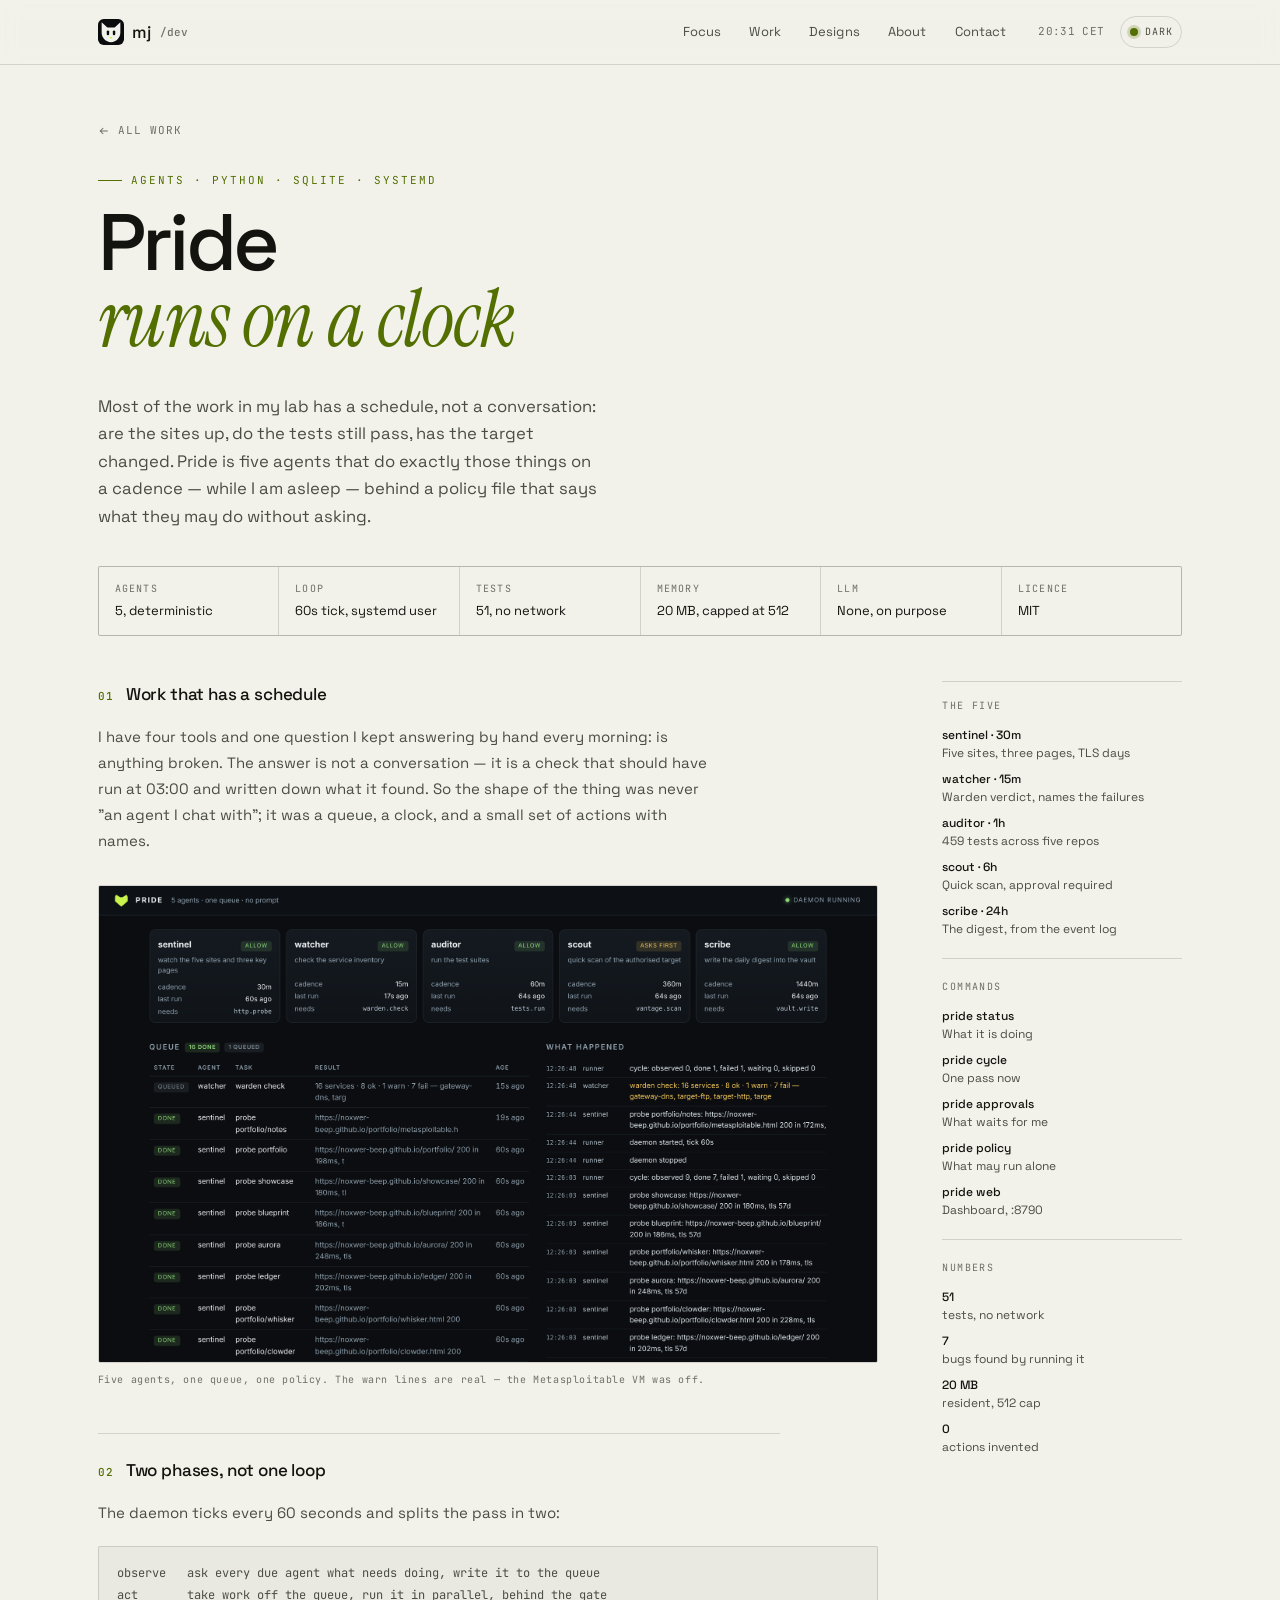
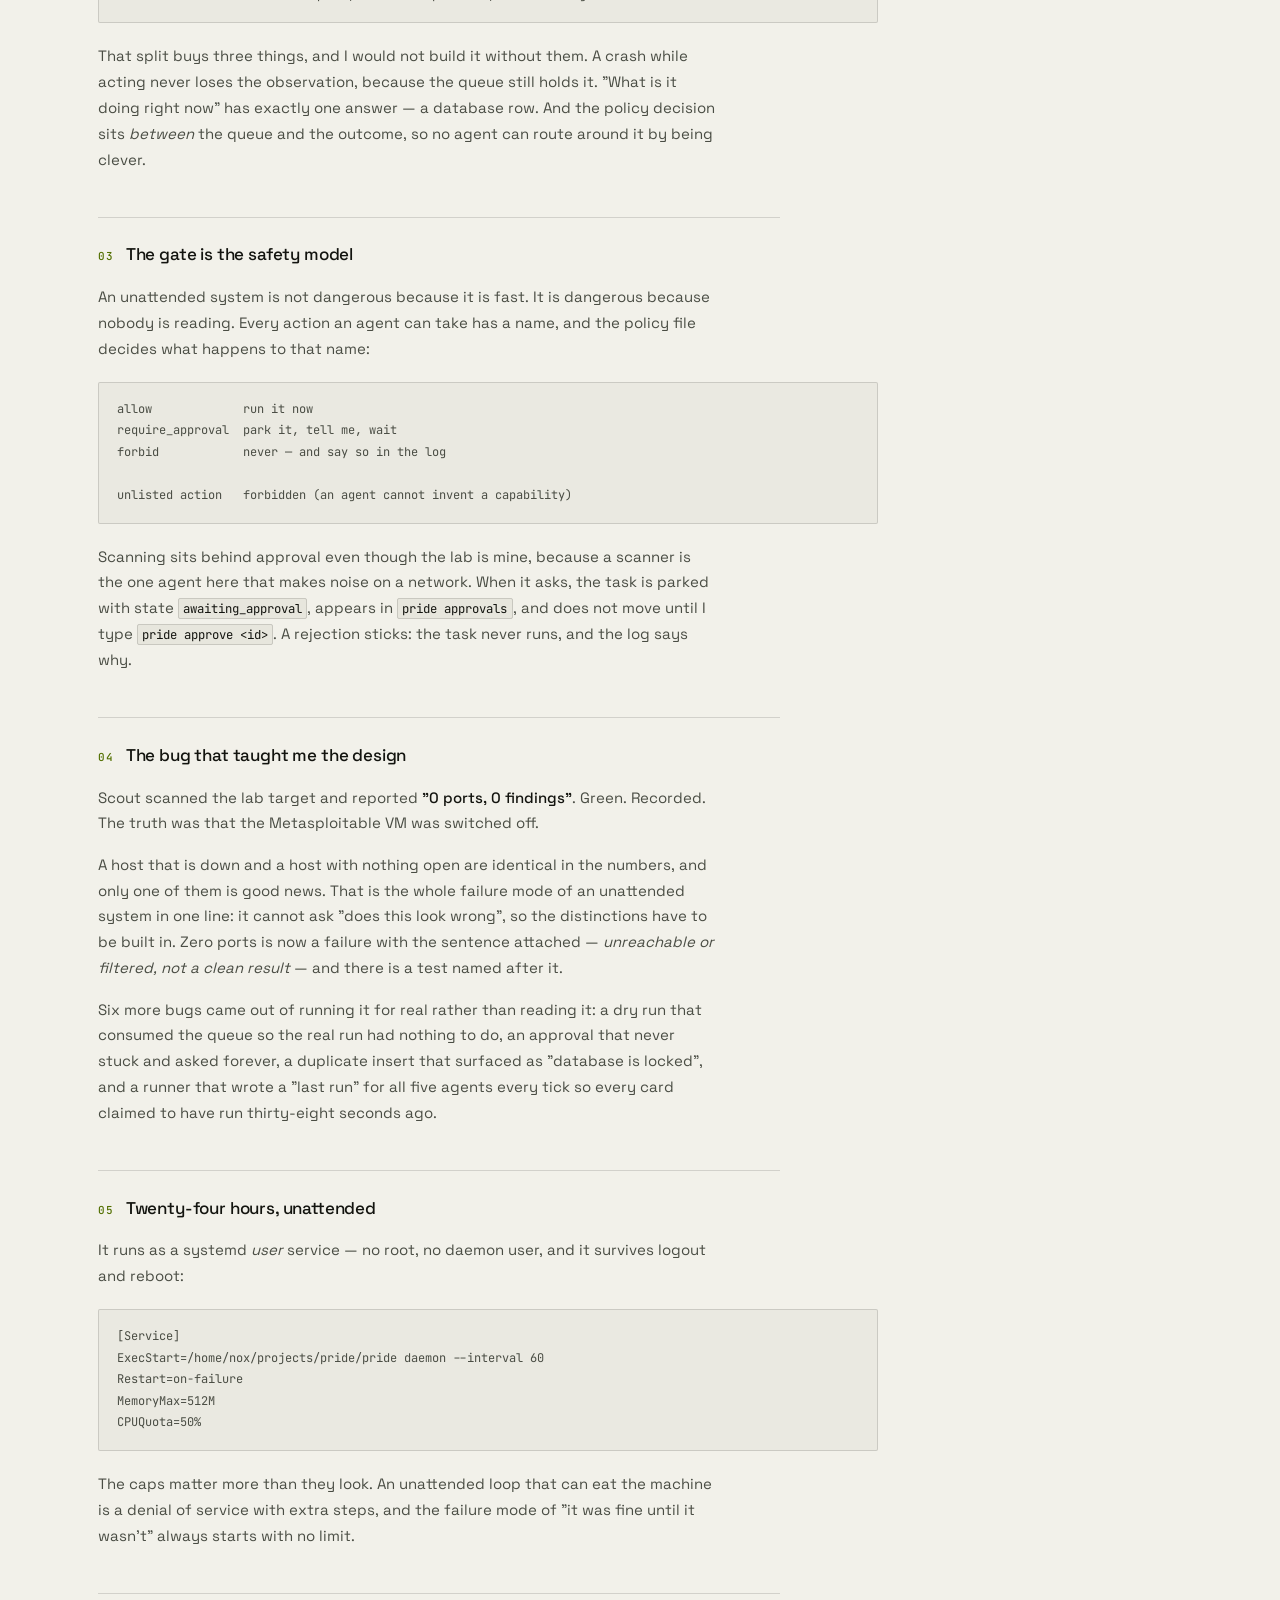
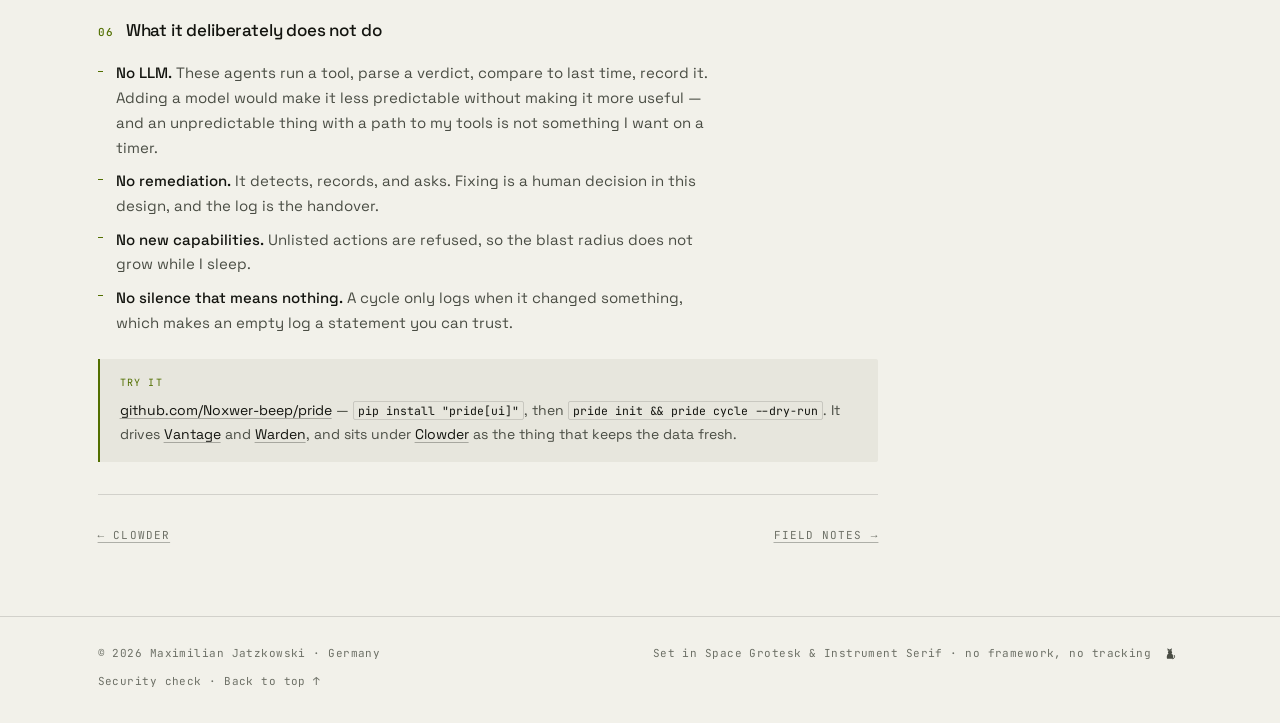
<file: pride.html>
<!doctype html>
<html lang="en" data-theme="dark">
<head>
<meta charset="utf-8">
<meta name="viewport" content="width=device-width, initial-scale=1">
<title>Pride — five agents on a cadence, not a prompt | Maximilian Jatzkowski</title>
<meta name="description" content="A supervised pack of agents that watches the sites, checks the homelab, runs the test suites and scans the authorised target — unattended, behind a policy gate.">
<meta name="theme-color" content="#0a0b0c">

<meta property="og:type" content="article">
<meta property="og:title" content="Pride — five agents on a cadence, not a prompt">
<meta property="og:description" content="Bounded authority beats intelligence: a queue, a policy gate, and five agents that never improvise.">

<link rel="icon" href="assets/favicon.svg" type="image/svg+xml">
<script src="js/head.js"></script>
<link rel="stylesheet" href="css/fonts.css">
<link rel="stylesheet" href="css/styles.css">
<link rel="stylesheet" href="css/project.css">
</head>
<body>
<a class="skip-link" href="#main">Skip to content</a>

<header class="site-head">
  <div class="wrap head-inner">
    <a class="brand" href="index.html" aria-label="Maximilian Jatzkowski — home">
      <svg class="brand-mark" viewBox="0 0 64 64" aria-hidden="true" focusable="false">
        <rect width="64" height="64" rx="14" fill="#0a0b0c"/>
        <path d="M9 8 L23 21 H41 L55 8 V34 C55 46 45 57 32 57 C19 57 9 46 9 34 Z" fill="#f1f2ed" mask="url(#mj-eyes)"/>
        <mask id="mj-eyes" maskUnits="userSpaceOnUse" x="0" y="0" width="64" height="64">
          <rect width="64" height="64" fill="#fff"/>
          <rect x="21.5" y="28" width="6" height="12" rx="3" fill="#000"/>
          <rect x="36.5" y="28" width="6" height="12" rx="3" fill="#000"/>
        </mask>
        <path d="M28.2 44 H35.8 L32 49.4 Z" fill="#c9f24d"/>
      </svg>
      <span class="brand-name">mj</span>
      <span class="brand-tag">/dev</span>
    </a>

    <nav class="nav" aria-label="Primary">
      <a href="index.html#focus">Focus</a>
      <a href="index.html#work">Work</a>
      <a href="index.html#designs">Designs</a>
      <a href="index.html#about">About</a>
      <a href="index.html#contact">Contact</a>
    </nav>

    <div class="head-meta">
      <span class="clock" id="clock" aria-label="Local time in Germany">—:—</span>
      <button class="theme-toggle" id="theme-toggle" type="button" aria-pressed="false" aria-label="Switch to light theme">
        <span class="theme-icon" aria-hidden="true"></span>
        <span class="theme-label">Light</span>
      </button>
    </div>
  </div>
</header>

<main id="main">
  <section class="pj-hero">
    <div class="wrap">
      <a class="crumb" href="index.html#work">
        <svg viewBox="0 0 16 16" aria-hidden="true"><path d="M13 8H3M7 4L3 8l4 4" fill="none" stroke="currentColor" stroke-width="1.4"/></svg>
        All work
      </a>

      <p class="pj-kicker">Agents · Python · SQLite · systemd</p>

      <h1 class="display">Pride<br><em>runs on a clock</em></h1>

      <p class="lead">
        Most of the work in my lab has a schedule, not a conversation: are the sites up,
        do the tests still pass, has the target changed. Pride is five agents that do
        exactly those things on a cadence — while I am asleep — behind a policy file that
        says what they may do without asking.
      </p>
    </div>
  </section>

  <div class="wrap">
    <dl class="pj-meta">
      <div><dt>Agents</dt><dd>5, deterministic</dd></div>
      <div><dt>Loop</dt><dd>60s tick, systemd user</dd></div>
      <div><dt>Tests</dt><dd>51, no network</dd></div>
      <div><dt>Memory</dt><dd>20 MB, capped at 512</dd></div>
      <div><dt>LLM</dt><dd>None, on purpose</dd></div>
      <div><dt>Licence</dt><dd>MIT</dd></div>
    </dl>

    <div class="pj-layout">
      <article class="prose">

        <h3><span class="num">01</span>Work that has a schedule</h3>
        <p>
          I have four tools and one question I kept answering by hand every morning: is
          anything broken. The answer is not a conversation — it is a check that should
          have run at 03:00 and written down what it found. So the shape of the thing was
          never "an agent I chat with"; it was a queue, a clock, and a small set of
          actions with names.
        </p>

        <figure class="figure">
          <img src="assets/pride-web.png" width="1000" height="918" loading="lazy"
               alt="Pride dashboard: five agent cards with cadence and last run, a work queue with results, and a timestamped event log">
          <figcaption>Five agents, one queue, one policy. The warn lines are real — the Metasploitable VM was off.</figcaption>
        </figure>

        <h3><span class="num">02</span>Two phases, not one loop</h3>
        <p>
          The daemon ticks every 60 seconds and splits the pass in two:
        </p>
        <pre class="code">observe   ask every due agent what needs doing, write it to the queue
act       take work off the queue, run it in parallel, behind the gate</pre>
        <p>
          That split buys three things, and I would not build it without them. A crash
          while acting never loses the observation, because the queue still holds it.
          "What is it doing right now" has exactly one answer — a database row. And the
          policy decision sits <em>between</em> the queue and the outcome, so no agent can
          route around it by being clever.
        </p>

        <h3><span class="num">03</span>The gate is the safety model</h3>
        <p>
          An unattended system is not dangerous because it is fast. It is dangerous because
          nobody is reading. Every action an agent can take has a name, and the policy file
          decides what happens to that name:
        </p>
        <pre class="code">allow             run it now
require_approval  park it, tell me, wait
forbid            never — and say so in the log

unlisted action   forbidden (an agent cannot invent a capability)</pre>
        <p>
          Scanning sits behind approval even though the lab is mine, because a scanner is
          the one agent here that makes noise on a network. When it asks, the task is
          parked with state <code class="inline">awaiting_approval</code>, appears in
          <code class="inline">pride approvals</code>, and does not move until I type
          <code class="inline">pride approve &lt;id&gt;</code>. A rejection sticks: the
          task never runs, and the log says why.
        </p>

        <h3><span class="num">04</span>The bug that taught me the design</h3>
        <p>
          Scout scanned the lab target and reported <strong>"0 ports, 0 findings"</strong>.
          Green. Recorded. The truth was that the Metasploitable VM was switched off.
        </p>
        <p>
          A host that is down and a host with nothing open are identical in the numbers,
          and only one of them is good news. That is the whole failure mode of an
          unattended system in one line: it cannot ask "does this look wrong", so the
          distinctions have to be built in. Zero ports is now a failure with the sentence
          attached — <em>unreachable or filtered, not a clean result</em> — and there is a
          test named after it.
        </p>
        <p>
          Six more bugs came out of running it for real rather than reading it: a dry run
          that consumed the queue so the real run had nothing to do, an approval that never
          stuck and asked forever, a duplicate insert that surfaced as "database is locked",
          and a runner that wrote a "last run" for all five agents every tick so every card
          claimed to have run thirty-eight seconds ago.
        </p>

        <h3><span class="num">05</span>Twenty-four hours, unattended</h3>
        <p>
          It runs as a systemd <em>user</em> service — no root, no daemon user, and it
          survives logout and reboot:
        </p>
        <pre class="code">[Service]
ExecStart=/home/nox/projects/pride/pride daemon --interval 60
Restart=on-failure
MemoryMax=512M
CPUQuota=50%</pre>
        <p>
          The caps matter more than they look. An unattended loop that can eat the machine
          is a denial of service with extra steps, and the failure mode of "it was fine
          until it wasn't" always starts with no limit.
        </p>

        <h3><span class="num">06</span>What it deliberately does not do</h3>
        <ul>
          <li><strong>No LLM.</strong> These agents run a tool, parse a verdict, compare to
            last time, record it. Adding a model would make it less predictable without
            making it more useful — and an unpredictable thing with a path to my tools is
            not something I want on a timer.</li>
          <li><strong>No remediation.</strong> It detects, records, and asks. Fixing is a
            human decision in this design, and the log is the handover.</li>
          <li><strong>No new capabilities.</strong> Unlisted actions are refused, so the
            blast radius does not grow while I sleep.</li>
          <li><strong>No silence that means nothing.</strong> A cycle only logs when it
            changed something, which makes an empty log a statement you can trust.</li>
        </ul>

        <div class="callout">
          <span class="tag">Try it</span>
          <p>
            <a href="https://github.com/Noxwer-beep/pride">github.com/Noxwer-beep/pride</a>
            — <code class="inline">pip install "pride[ui]"</code>, then
            <code class="inline">pride init &amp;&amp; pride cycle --dry-run</code>. It
            drives <a href="vantage.html">Vantage</a> and <a href="warden.html">Warden</a>,
            and sits under <a href="clowder.html">Clowder</a> as the thing that keeps the
            data fresh.
          </p>
        </div>

        <nav class="pj-nav" aria-label="Project navigation">
          <a href="clowder.html">← Clowder</a>
          <a class="next" href="metasploitable.html">Field notes →</a>
        </nav>
      </article>

      <aside class="pj-aside" aria-label="Notes">
        <h4>The five</h4>
        <ul>
          <li><b>sentinel · 30m</b>Five sites, three pages, TLS days</li>
          <li><b>watcher · 15m</b>Warden verdict, names the failures</li>
          <li><b>auditor · 1h</b>459 tests across five repos</li>
          <li><b>scout · 6h</b>Quick scan, approval required</li>
          <li><b>scribe · 24h</b>The digest, from the event log</li>
        </ul>

        <div class="sep"></div>

        <h4>Commands</h4>
        <ul>
          <li><b>pride status</b>What it is doing</li>
          <li><b>pride cycle</b>One pass now</li>
          <li><b>pride approvals</b>What waits for me</li>
          <li><b>pride policy</b>What may run alone</li>
          <li><b>pride web</b>Dashboard, :8790</li>
        </ul>

        <div class="sep"></div>

        <h4>Numbers</h4>
        <ul>
          <li><b>51</b>tests, no network</li>
          <li><b>7</b>bugs found by running it</li>
          <li><b>20 MB</b>resident, 512 cap</li>
          <li><b>0</b>actions invented</li>
        </ul>
      </aside>
    </div>
  </div>
</main>

<footer class="site-foot">
  <div class="wrap foot-inner">
    <p class="mono">© <span id="year">2026</span> Maximilian Jatzkowski · Germany</p>
    <p class="mono colophon">
      Set in Space Grotesk &amp; Instrument Serif · no framework, no tracking
      <button class="cat-glyph" id="cat-glyph" type="button" aria-label="Release the cat" title="Press c">
        <svg viewBox="0 0 64 64" aria-hidden="true">
          <path d="M20 17 18 4l11 7h2l11-7-2 13" fill="currentColor"/>
          <circle cx="32" cy="26" r="11" fill="currentColor"/>
          <path d="M20 34c-6 8-6 20-4 26h32c2-6 2-18-4-26z" fill="currentColor"/>
          <path d="M48 60c9-2 11-12 7-18" fill="none" stroke="currentColor" stroke-width="5" stroke-linecap="round"/>
        </svg>
      </button>
    </p>
    <p class="mono"><a href="security.html">Security check</a> · <a href="#main">Back to top ↑</a></p>
  </div>
</footer>

<div class="cat-runner" id="cat-runner" aria-hidden="true">
  <svg viewBox="0 0 84 58">
    <g fill="currentColor">
      <path d="M16 36c0-6 5-10 12-10h24c7 0 12 4 12 10v4H16z"/>
      <circle cx="64" cy="26" r="9"/>
      <path d="M57 19l-2-10 9 6z"/>
      <path d="M69 18l7-8 1 10z"/>
    </g>
    <g stroke="currentColor" stroke-width="4" stroke-linecap="round" fill="none">
      <path d="M25 40v11"/><path d="M33 40v11"/><path d="M56 40v11"/><path d="M63 40v11"/>
      <path d="M17 31c-7-2-9-9-6-15"/>
    </g>
  </svg>
</div>

<script src="js/main.js" defer></script>
</body>
</html>
</file>
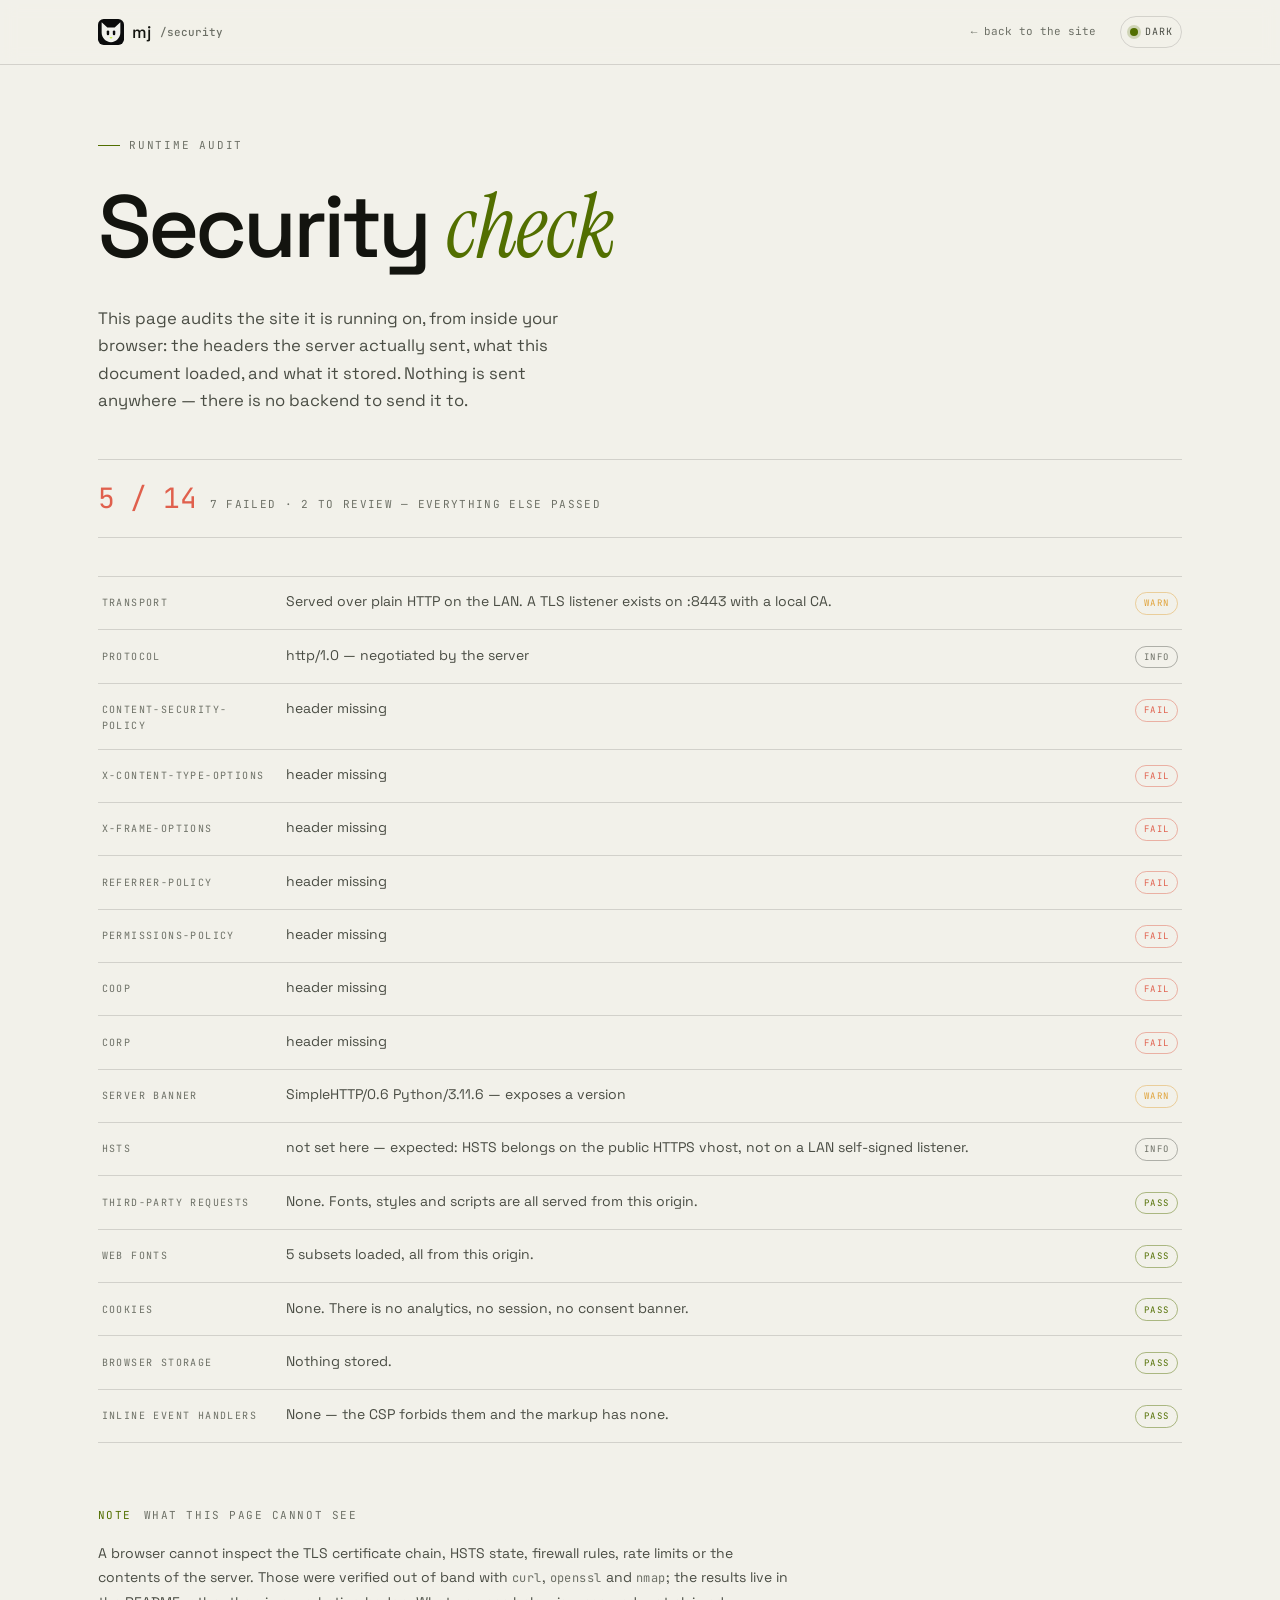
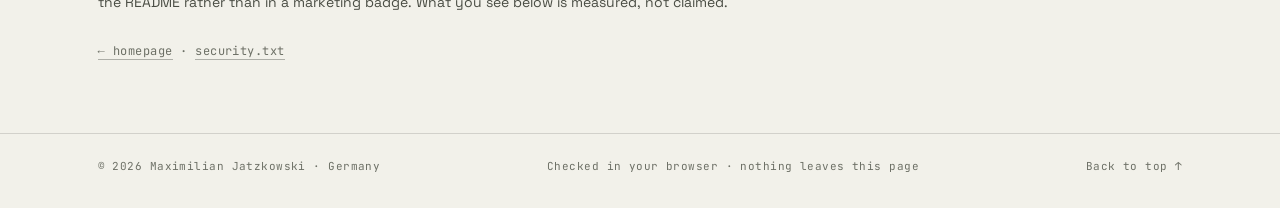
<file: security.html>
<!doctype html>
<html lang="en" data-theme="dark">
<head>
<meta charset="utf-8">
<meta name="viewport" content="width=device-width, initial-scale=1">
<title>Security check — Maximilian Jatzkowski</title>
<meta name="description" content="A live, client-side audit of this site's own security posture.">
<meta name="robots" content="noindex">
<link rel="icon" href="assets/favicon.svg" type="image/svg+xml">
<link rel="stylesheet" href="css/fonts.css">
<link rel="stylesheet" href="css/styles.css">
<link rel="stylesheet" href="css/security.css">
<script src="js/head.js"></script>
</head>
<body>
<a class="skip-link" href="#main">Skip to content</a>

<header class="site-head">
  <div class="wrap head-inner">
    <a class="brand" href="./" aria-label="Back to the homepage">
      <svg class="brand-mark" viewBox="0 0 64 64" aria-hidden="true" focusable="false">
        <rect width="64" height="64" rx="14" fill="#0a0b0c"/>
        <path d="M9 8 L23 21 H41 L55 8 V34 C55 46 45 57 32 57 C19 57 9 46 9 34 Z" fill="#f1f2ed" mask="url(#mj-eyes)"/>
        <mask id="mj-eyes" maskUnits="userSpaceOnUse" x="0" y="0" width="64" height="64">
          <rect width="64" height="64" fill="#fff"/>
          <rect x="21.5" y="28" width="6" height="12" rx="3" fill="#000"/>
          <rect x="36.5" y="28" width="6" height="12" rx="3" fill="#000"/>
        </mask>
        <path d="M28.2 44 H35.8 L32 49.4 Z" fill="#c9f24d"/>
      </svg>
      <span class="brand-name">mj</span>
      <span class="brand-tag">/security</span>
    </a>
    <div class="head-meta">
      <a class="back" href="./">← back to the site</a>
      <button class="theme-toggle" id="theme-toggle" type="button" aria-pressed="false" aria-label="Switch theme">
        <span class="theme-icon" aria-hidden="true"></span>
        <span class="theme-label">Light</span>
      </button>
    </div>
  </div>
</header>

<main id="main">
  <section class="wrap sec-hero">
    <p class="eyebrow"><span class="tick" aria-hidden="true"></span>Runtime audit</p>
    <h1 class="display">Security <em>check</em></h1>
    <p class="lead">
      This page audits the site it is running on, from inside your browser: the headers
      the server actually sent, what this document loaded, and what it stored. Nothing
      is sent anywhere — there is no backend to send it to.
    </p>

    <div class="verdict" id="verdict" aria-live="polite">
      <span class="verdict-count">—</span>
      <span class="verdict-label">running checks…</span>
    </div>
  </section>

  <section class="wrap sec-body">
    <div class="checks" id="checks"></div>

    <div class="limits">
      <p class="index"><span>Note</span>What this page cannot see</p>
      <p>
        A browser cannot inspect the TLS certificate chain, HSTS state, firewall rules,
        rate limits or the contents of the server. Those were verified out of band with
        <span class="mono">curl</span>, <span class="mono">openssl</span> and
        <span class="mono">nmap</span>; the results live in the README rather than in
        a marketing badge. What you see below is measured, not claimed.
      </p>
      <p class="mono limits-foot">
        <a href="./">← homepage</a> · <a href=".well-known/security.txt">security.txt</a>
      </p>
    </div>
  </section>
</main>

<footer class="site-foot">
  <div class="wrap foot-inner">
    <p class="mono">© <span id="year">2026</span> Maximilian Jatzkowski · Germany</p>
    <p class="mono">Checked in your browser · nothing leaves this page</p>
    <p class="mono"><a href="./">Back to top ↑</a></p>
  </div>
</footer>

<script src="js/security.js" defer></script>
</body>
</html>
</file>
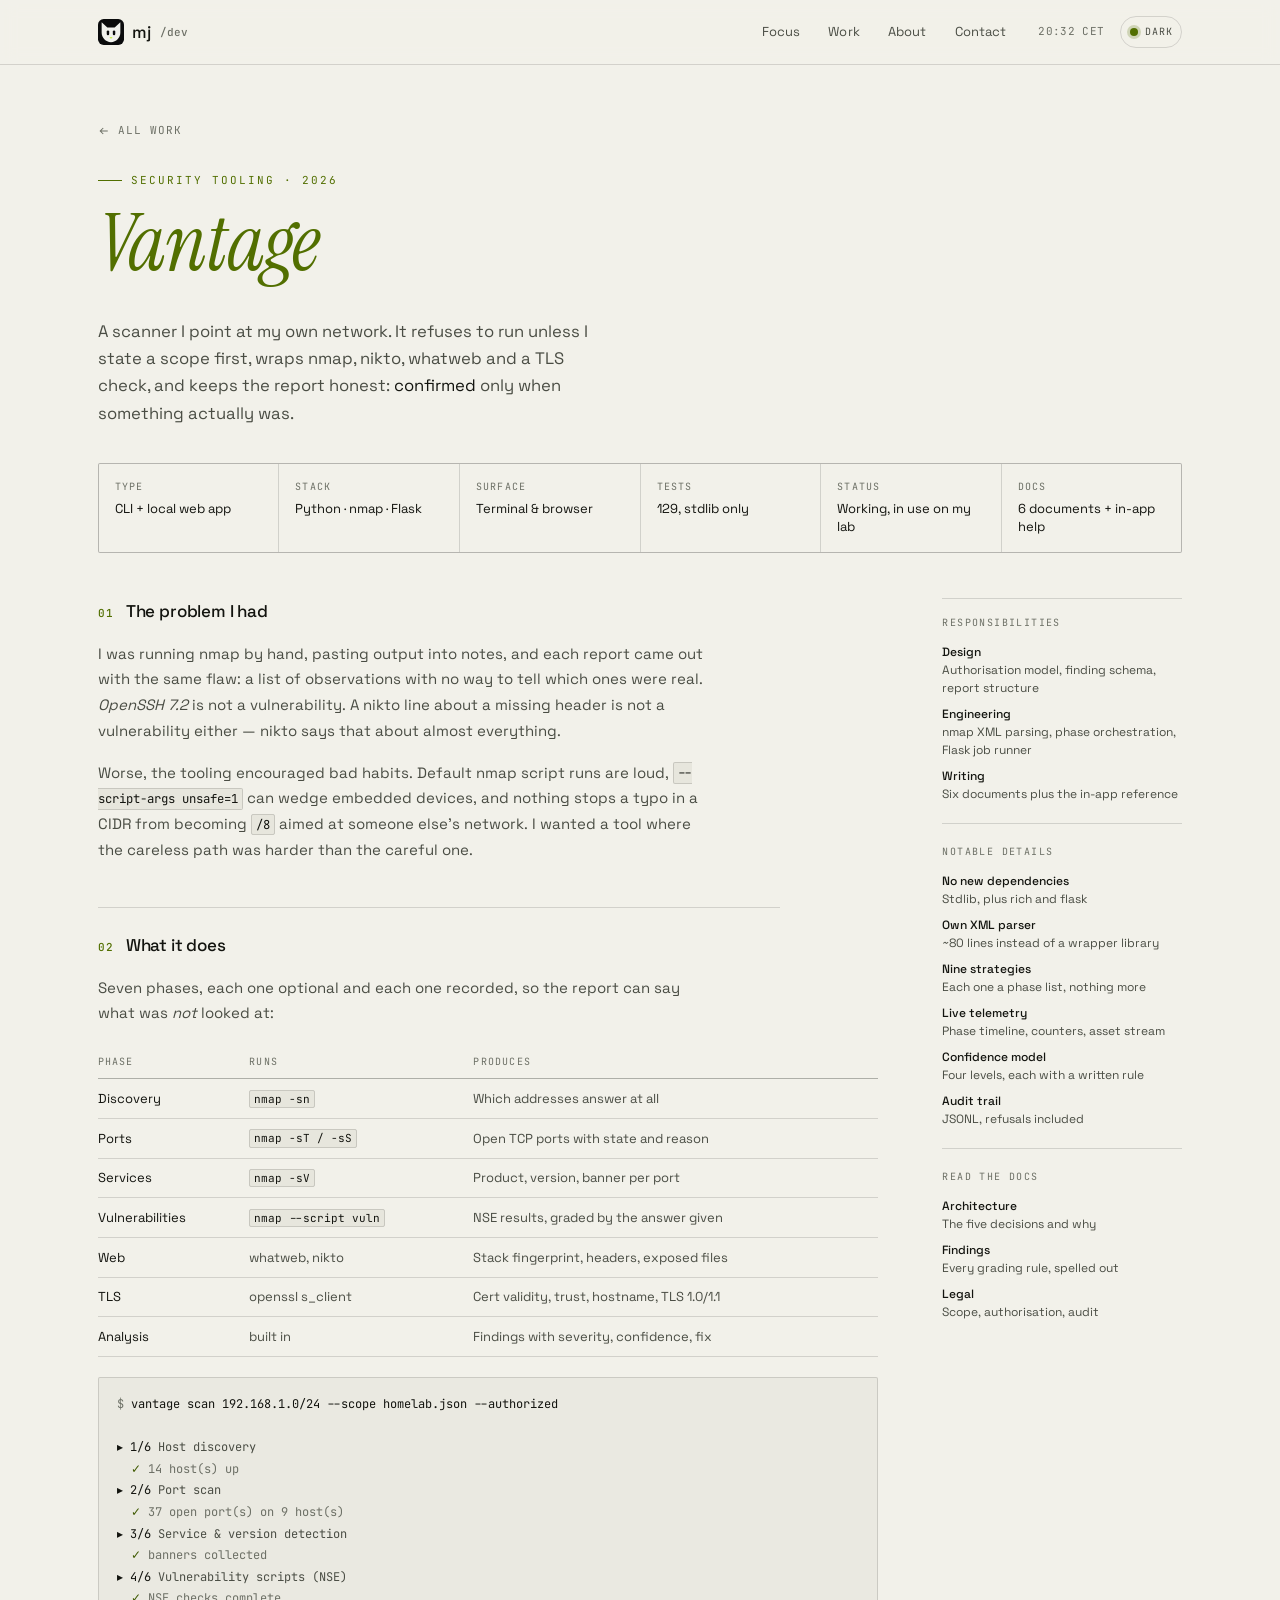
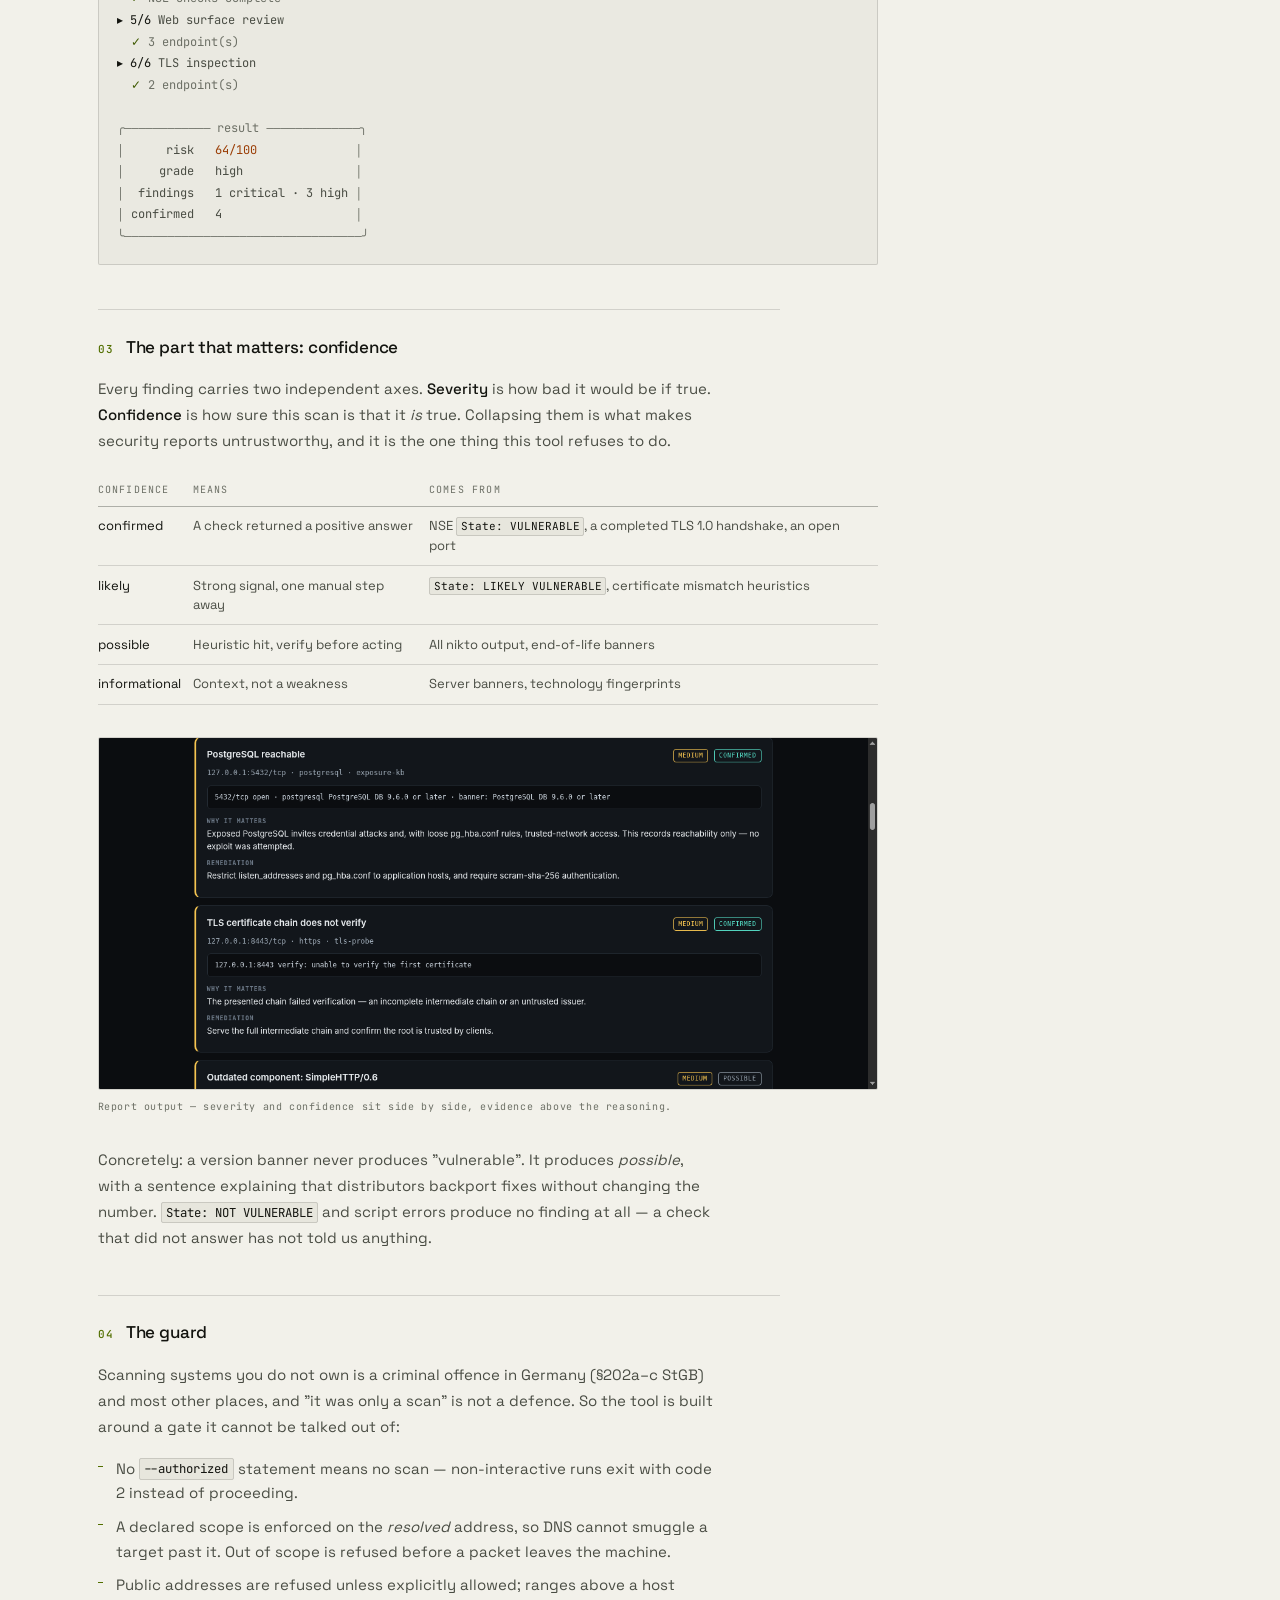
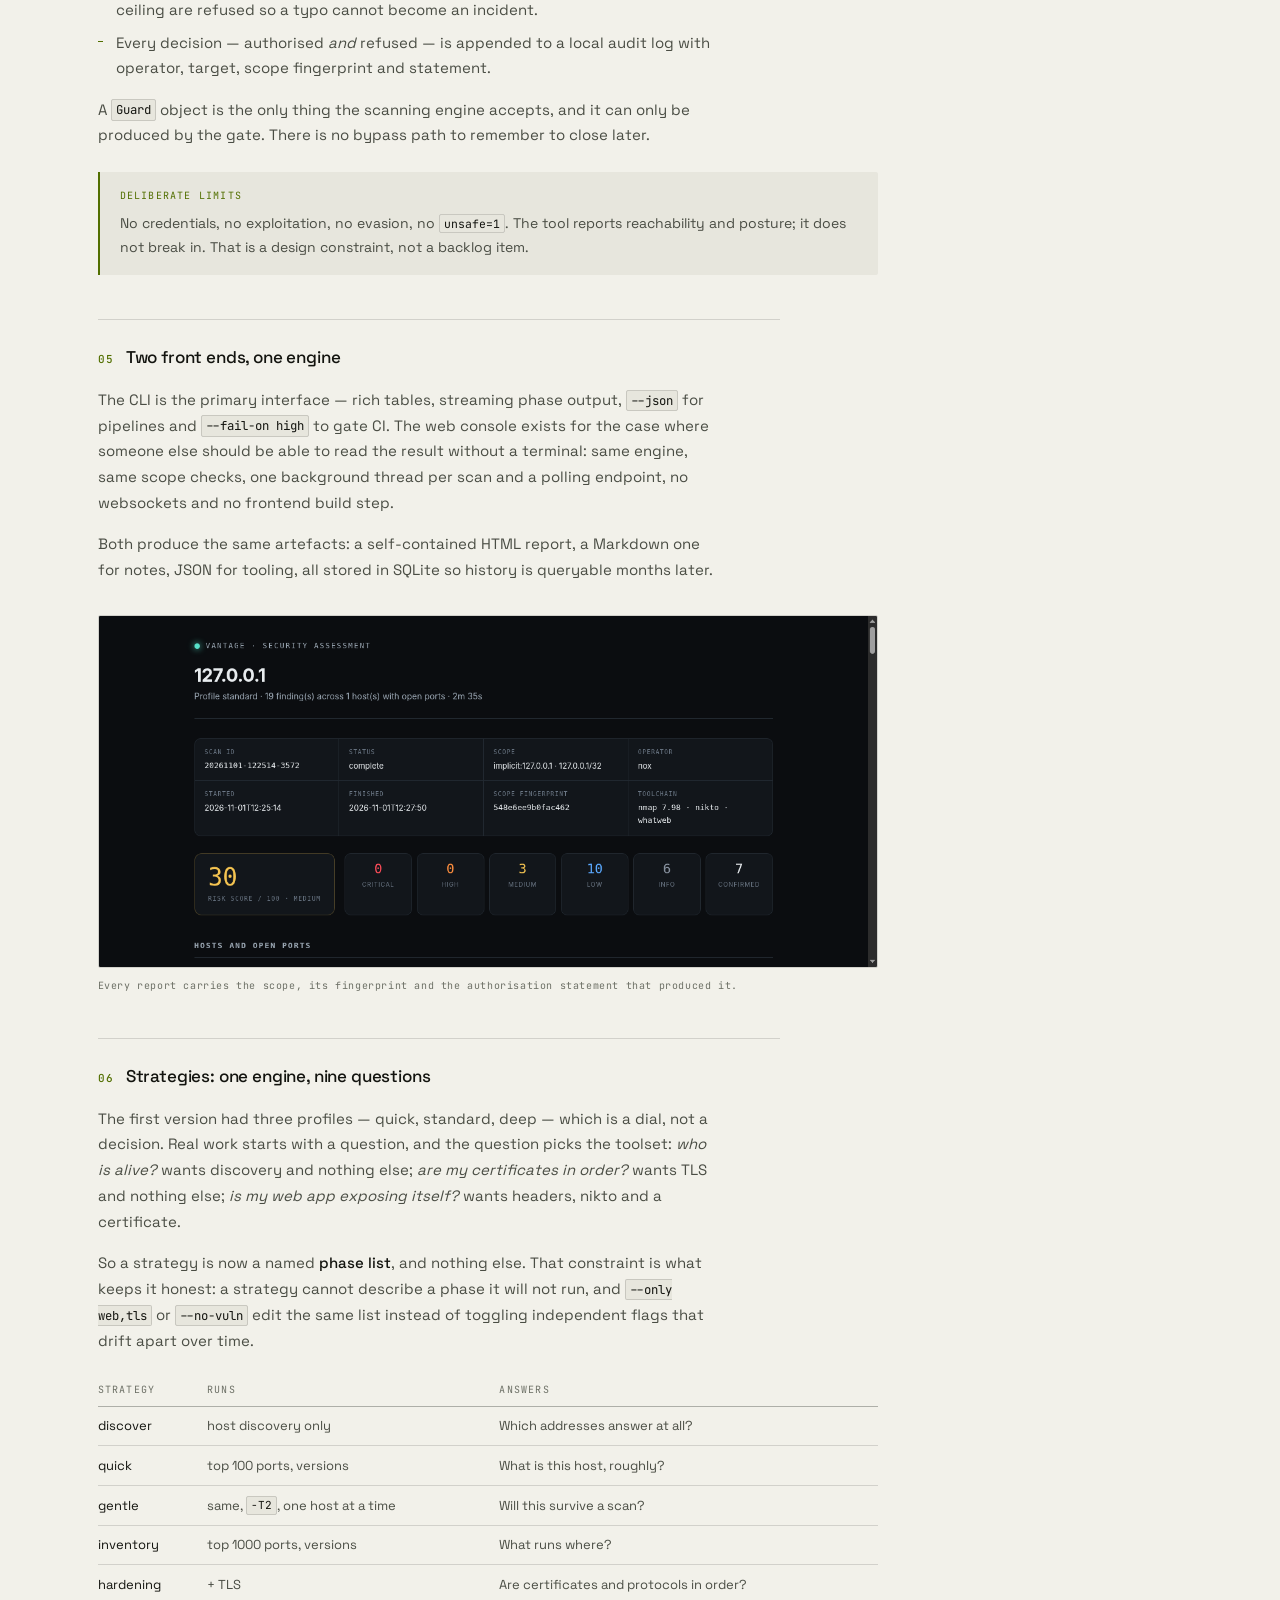
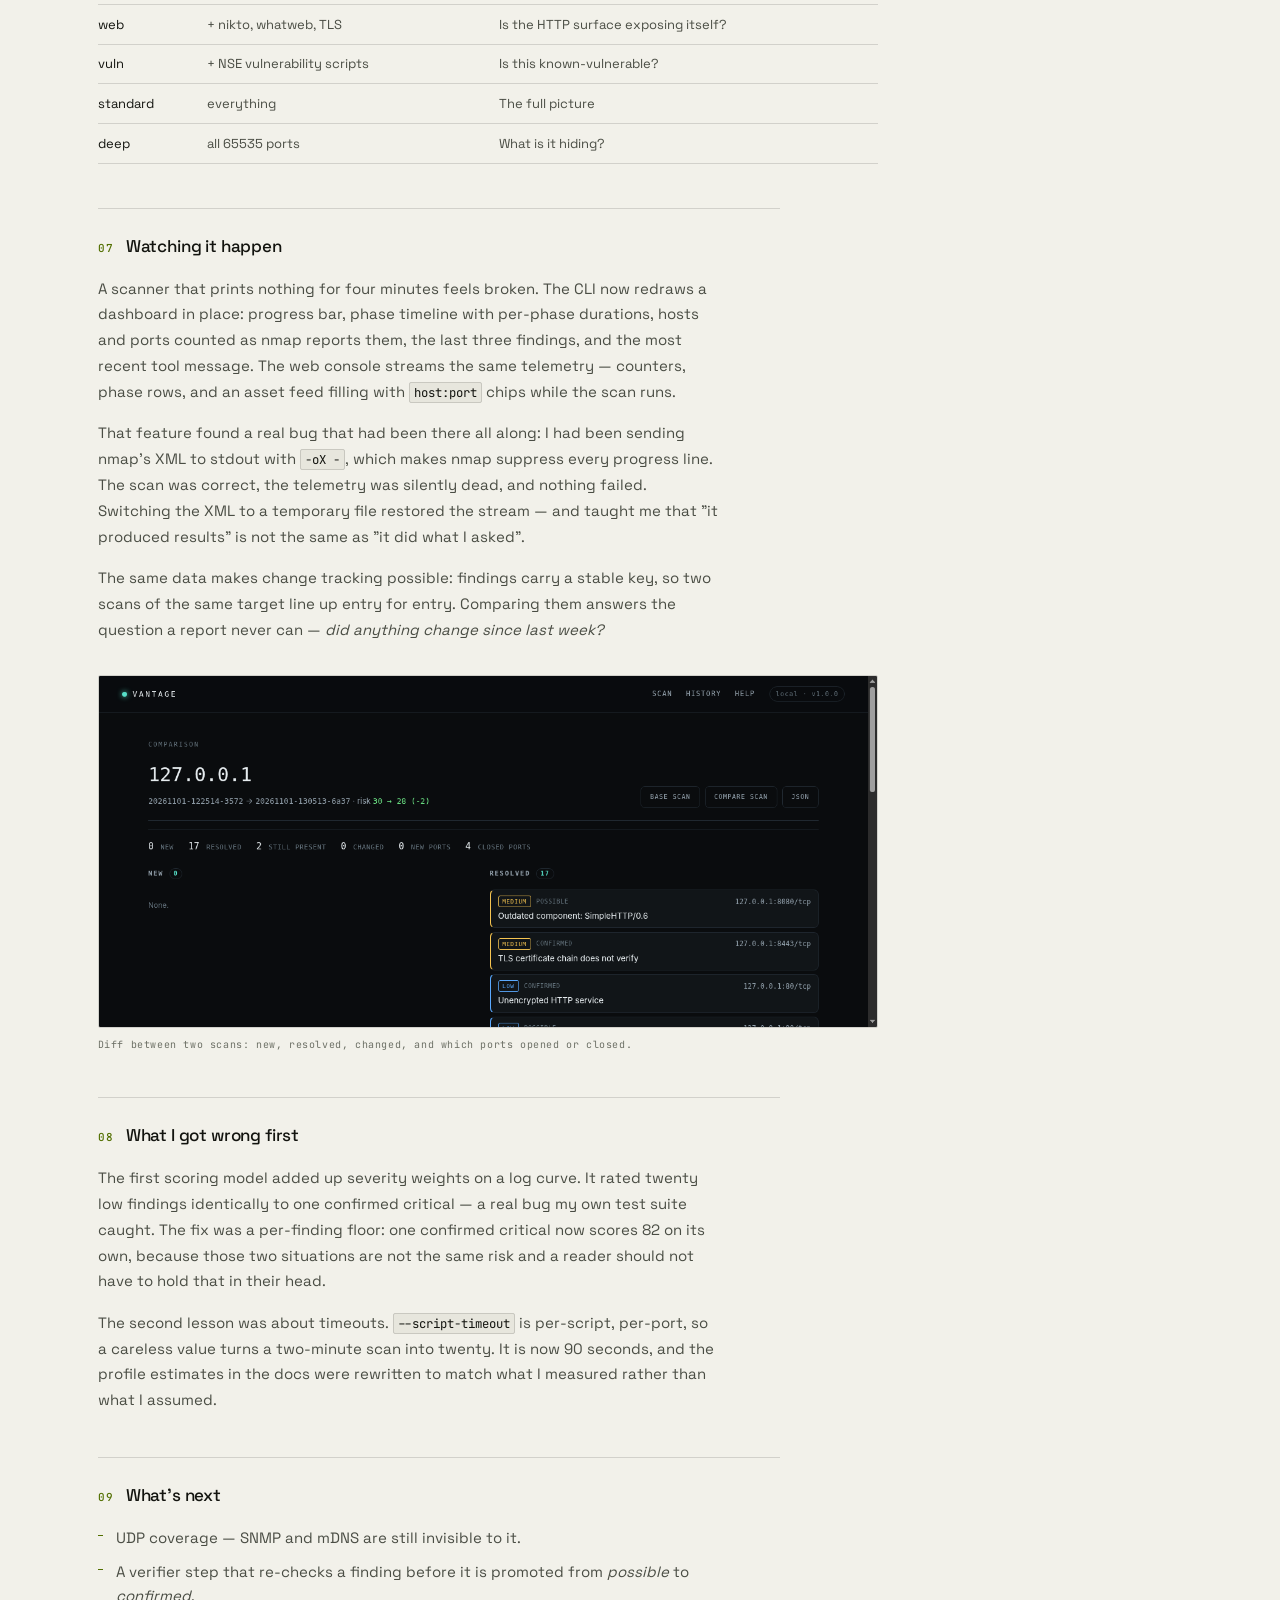
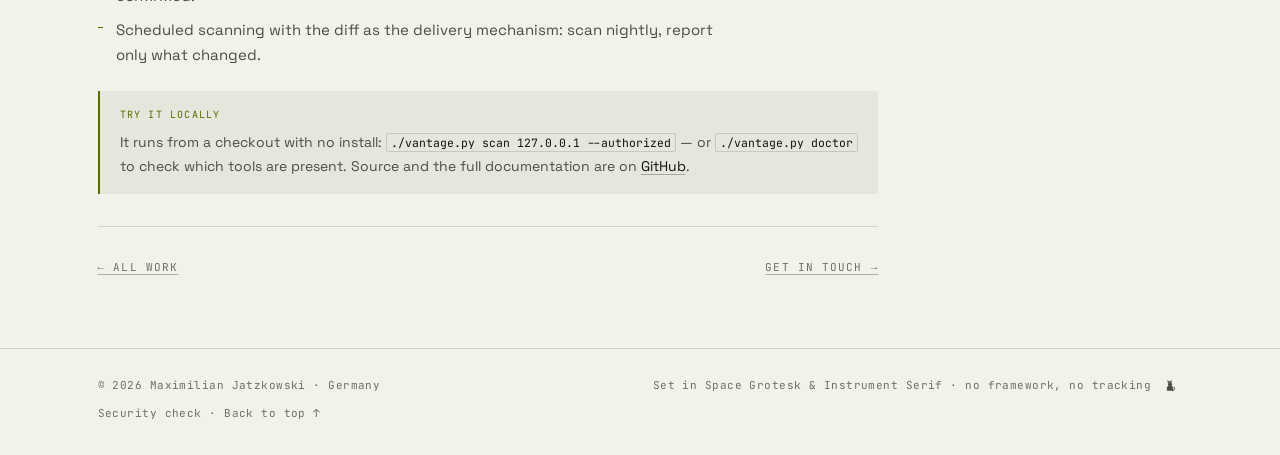
<file: vantage.html>
<!doctype html>
<html lang="en" data-theme="dark">
<head>
<meta charset="utf-8">
<meta name="viewport" content="width=device-width, initial-scale=1">
<title>Vantage — authorized security scanning · Maximilian Jatzkowski</title>
<meta name="description" content="Vantage is a scope-enforced network scanner and vulnerability triage tool: nmap, nikto, whatweb and TLS inspection behind an authorisation gate, with reports that separate confirmed findings from guesses.">
<meta name="theme-color" content="#0a0b0c">

<meta property="og:type" content="article">
<meta property="og:title" content="Vantage — authorized security scanning">
<meta property="og:description" content="A pentest scanner that refuses to guess: scope enforcement, confidence levels, and reports you can defend.">

<link rel="icon" href="assets/favicon.svg" type="image/svg+xml">
<script src="js/head.js"></script>
<link rel="stylesheet" href="css/fonts.css">
<link rel="stylesheet" href="css/styles.css">
<link rel="stylesheet" href="css/project.css">
</head>
<body>
<a class="skip-link" href="#main">Skip to content</a>

<header class="site-head">
  <div class="wrap head-inner">
    <a class="brand" href="index.html" aria-label="Maximilian Jatzkowski — home">
      <svg class="brand-mark" viewBox="0 0 64 64" aria-hidden="true" focusable="false">
        <rect width="64" height="64" rx="14" fill="#0a0b0c"/>
        <path d="M9 8 L23 21 H41 L55 8 V34 C55 46 45 57 32 57 C19 57 9 46 9 34 Z" fill="#f1f2ed" mask="url(#mj-eyes)"/>
        <mask id="mj-eyes" maskUnits="userSpaceOnUse" x="0" y="0" width="64" height="64">
          <rect width="64" height="64" fill="#fff"/>
          <rect x="21.5" y="28" width="6" height="12" rx="3" fill="#000"/>
          <rect x="36.5" y="28" width="6" height="12" rx="3" fill="#000"/>
        </mask>
        <path d="M28.2 44 H35.8 L32 49.4 Z" fill="#c9f24d"/>
      </svg>
      <span class="brand-name">mj</span>
      <span class="brand-tag">/dev</span>
    </a>

    <nav class="nav" aria-label="Primary">
      <a href="index.html#focus">Focus</a>
      <a href="index.html#work">Work</a>
      <a href="index.html#about">About</a>
      <a href="index.html#contact">Contact</a>
    </nav>

    <div class="head-meta">
      <span class="clock" id="clock" aria-label="Local time in Germany">—:—</span>
      <button class="theme-toggle" id="theme-toggle" type="button" aria-pressed="false" aria-label="Switch to light theme">
        <span class="theme-icon" aria-hidden="true"></span>
        <span class="theme-label">Light</span>
      </button>
    </div>
  </div>
</header>

<main id="main">
  <section class="pj-hero">
    <div class="wrap">
      <a class="crumb" href="index.html#work">
        <svg viewBox="0 0 16 16" aria-hidden="true"><path d="M13 8H3M7 4L3 8l4 4" fill="none" stroke="currentColor" stroke-width="1.4"/></svg>
        All work
      </a>

      <p class="pj-kicker">Security tooling · 2026</p>

      <h1 class="display"><em>Vantage</em></h1>

      <p class="lead">
        A scanner I point at my own network. It refuses to run unless I state a scope
        first, wraps nmap, nikto, whatweb and a TLS check, and keeps the report honest:
        <span class="name">confirmed</span> only when something actually was.
      </p>
    </div>
  </section>

  <div class="wrap">
    <dl class="pj-meta">
      <div><dt>Type</dt><dd>CLI + local web app</dd></div>
      <div><dt>Stack</dt><dd>Python · nmap · Flask</dd></div>
      <div><dt>Surface</dt><dd>Terminal &amp; browser</dd></div>
      <div><dt>Tests</dt><dd>129, stdlib only</dd></div>
      <div><dt>Status</dt><dd>Working, in use on my lab</dd></div>
      <div><dt>Docs</dt><dd>6 documents + in-app help</dd></div>
    </dl>

    <div class="pj-layout">
      <article class="prose">

        <h3><span class="num">01</span>The problem I had</h3>
        <p>
          I was running nmap by hand, pasting output into notes, and each report
          came out with the same flaw: a list of observations with no way to tell
          which ones were real. <em>OpenSSH 7.2</em> is not a vulnerability. A
          nikto line about a missing header is not a vulnerability either — nikto
          says that about almost everything.
        </p>
        <p>
          Worse, the tooling encouraged bad habits. Default nmap script runs are
          loud, <code>--script-args unsafe=1</code> can wedge embedded devices, and
          nothing stops a typo in a CIDR from becoming <code>/8</code> aimed at
          someone else's network. I wanted a tool where the careless path was
          harder than the careful one.
        </p>

        <h3><span class="num">02</span>What it does</h3>
        <p>
          Seven phases, each one optional and each one recorded, so the report can
          say what was <em>not</em> looked at:
        </p>
        <table class="pj-table">
          <thead>
            <tr><th>Phase</th><th>Runs</th><th>Produces</th></tr>
          </thead>
          <tbody>
            <tr><td>Discovery</td><td><code>nmap -sn</code></td><td>Which addresses answer at all</td></tr>
            <tr><td>Ports</td><td><code>nmap -sT / -sS</code></td><td>Open TCP ports with state and reason</td></tr>
            <tr><td>Services</td><td><code>nmap -sV</code></td><td>Product, version, banner per port</td></tr>
            <tr><td>Vulnerabilities</td><td><code>nmap --script vuln</code></td><td>NSE results, graded by the answer given</td></tr>
            <tr><td>Web</td><td>whatweb, nikto</td><td>Stack fingerprint, headers, exposed files</td></tr>
            <tr><td>TLS</td><td>openssl s_client</td><td>Cert validity, trust, hostname, TLS 1.0/1.1</td></tr>
            <tr><td>Analysis</td><td>built in</td><td>Findings with severity, confidence, fix</td></tr>
          </tbody>
        </table>

        <div class="code"><span class="dim">$</span> <span class="hl">vantage scan 192.168.1.0/24 --scope homelab.json --authorized</span>

<span class="hl">▸ 1/6</span> Host discovery
  <span class="ok">✓</span> <span class="dim">14 host(s) up</span>
<span class="hl">▸ 2/6</span> Port scan
  <span class="ok">✓</span> <span class="dim">37 open port(s) on 9 host(s)</span>
<span class="hl">▸ 3/6</span> Service &amp; version detection
  <span class="ok">✓</span> <span class="dim">banners collected</span>
<span class="hl">▸ 4/6</span> Vulnerability scripts (NSE)
  <span class="ok">✓</span> <span class="dim">NSE checks complete</span>
<span class="hl">▸ 5/6</span> Web surface review
  <span class="ok">✓</span> <span class="dim">3 endpoint(s)</span>
<span class="hl">▸ 6/6</span> TLS inspection
  <span class="ok">✓</span> <span class="dim">2 endpoint(s)</span>

<span class="dim">╭──────────── result ─────────────╮</span>
<span class="dim">│</span>      risk   <span class="warn">64/100</span>              <span class="dim">│</span>
<span class="dim">│</span>     grade   high                <span class="dim">│</span>
<span class="dim">│</span>  findings   1 critical · 3 high <span class="dim">│</span>
<span class="dim">│</span> confirmed   4                   <span class="dim">│</span>
<span class="dim">╰─────────────────────────────────╯</span></div>

        <h3><span class="num">03</span>The part that matters: confidence</h3>
        <p>
          Every finding carries two independent axes. <strong>Severity</strong> is
          how bad it would be if true. <strong>Confidence</strong> is how sure this
          scan is that it <em>is</em> true. Collapsing them is what makes security
          reports untrustworthy, and it is the one thing this tool refuses to do.
        </p>
        <table class="pj-table">
          <thead><tr><th>Confidence</th><th>Means</th><th>Comes from</th></tr></thead>
          <tbody>
            <tr><td>confirmed</td><td>A check returned a positive answer</td><td>NSE <code>State: VULNERABLE</code>, a completed TLS 1.0 handshake, an open port</td></tr>
            <tr><td>likely</td><td>Strong signal, one manual step away</td><td><code>State: LIKELY VULNERABLE</code>, certificate mismatch heuristics</td></tr>
            <tr><td>possible</td><td>Heuristic hit, verify before acting</td><td>All nikto output, end-of-life banners</td></tr>
            <tr><td>informational</td><td>Context, not a weakness</td><td>Server banners, technology fingerprints</td></tr>
          </tbody>
        </table>

        <figure class="figure">
          <img src="assets/vantage-findings.png" width="1280" height="577" loading="lazy"
               alt="Vantage report showing three findings with severity, confidence, raw evidence, an explanation and a remediation step">
          <figcaption>Report output — severity and confidence sit side by side, evidence above the reasoning.</figcaption>
        </figure>
        <p>
          Concretely: a version banner never produces "vulnerable". It produces
          <em>possible</em>, with a sentence explaining that distributors backport
          fixes without changing the number. <code>State: NOT VULNERABLE</code> and
          script errors produce no finding at all — a check that did not answer has
          not told us anything.
        </p>

        <h3><span class="num">04</span>The guard</h3>
        <p>
          Scanning systems you do not own is a criminal offence in Germany (§202a–c
          StGB) and most other places, and "it was only a scan" is not a defence. So
          the tool is built around a gate it cannot be talked out of:
        </p>
        <ul>
          <li>No <code>--authorized</code> statement means no scan — non-interactive
            runs exit with code 2 instead of proceeding.</li>
          <li>A declared scope is enforced on the <em>resolved</em> address, so DNS
            cannot smuggle a target past it. Out of scope is refused before a packet
            leaves the machine.</li>
          <li>Public addresses are refused unless explicitly allowed; ranges above a
            host ceiling are refused so a typo cannot become an incident.</li>
          <li>Every decision — authorised <em>and</em> refused — is appended to a
            local audit log with operator, target, scope fingerprint and statement.</li>
        </ul>
        <p>
          A <code>Guard</code> object is the only thing the scanning engine accepts,
          and it can only be produced by the gate. There is no bypass path to
          remember to close later.
        </p>

        <div class="callout">
          <span class="tag">Deliberate limits</span>
          <p>
            No credentials, no exploitation, no evasion, no <code>unsafe=1</code>.
            The tool reports reachability and posture; it does not break in. That is
            a design constraint, not a backlog item.
          </p>
        </div>

        <h3><span class="num">05</span>Two front ends, one engine</h3>
        <p>
          The CLI is the primary interface — rich tables, streaming phase output,
          <code>--json</code> for pipelines and <code>--fail-on high</code> to gate
          CI. The web console exists for the case where someone else should be able
          to read the result without a terminal: same engine, same scope checks, one
          background thread per scan and a polling endpoint, no websockets and no
          frontend build step.
        </p>
        <p>
          Both produce the same artefacts: a self-contained HTML report, a Markdown
          one for notes, JSON for tooling, all stored in SQLite so history is
          queryable months later.
        </p>

        <figure class="figure">
          <img src="assets/vantage-report.png" width="1280" height="577" loading="lazy"
               alt="Top of a Vantage HTML report: target, scan metadata, scope fingerprint, risk score of 30 and severity counts">
          <figcaption>Every report carries the scope, its fingerprint and the authorisation statement that produced it.</figcaption>
        </figure>

        <h3><span class="num">06</span>Strategies: one engine, nine questions</h3>
        <p>
          The first version had three profiles — quick, standard, deep — which is a
          dial, not a decision. Real work starts with a question, and the question
          picks the toolset: <em>who is alive?</em> wants discovery and nothing else;
          <em>are my certificates in order?</em> wants TLS and nothing else;
          <em>is my web app exposing itself?</em> wants headers, nikto and a
          certificate.
        </p>
        <p>
          So a strategy is now a named <strong>phase list</strong>, and nothing else.
          That constraint is what keeps it honest: a strategy cannot describe a phase
          it will not run, and <code>--only web,tls</code> or <code>--no-vuln</code>
          edit the same list instead of toggling independent flags that drift apart
          over time.
        </p>
        <table class="pj-table">
          <thead><tr><th>Strategy</th><th>Runs</th><th>Answers</th></tr></thead>
          <tbody>
            <tr><td>discover</td><td>host discovery only</td><td>Which addresses answer at all?</td></tr>
            <tr><td>quick</td><td>top 100 ports, versions</td><td>What is this host, roughly?</td></tr>
            <tr><td>gentle</td><td>same, <code>-T2</code>, one host at a time</td><td>Will this survive a scan?</td></tr>
            <tr><td>inventory</td><td>top 1000 ports, versions</td><td>What runs where?</td></tr>
            <tr><td>hardening</td><td>+ TLS</td><td>Are certificates and protocols in order?</td></tr>
            <tr><td>web</td><td>+ nikto, whatweb, TLS</td><td>Is the HTTP surface exposing itself?</td></tr>
            <tr><td>vuln</td><td>+ NSE vulnerability scripts</td><td>Is this known-vulnerable?</td></tr>
            <tr><td>standard</td><td>everything</td><td>The full picture</td></tr>
            <tr><td>deep</td><td>all 65535 ports</td><td>What is it hiding?</td></tr>
          </tbody>
        </table>

        <h3><span class="num">07</span>Watching it happen</h3>
        <p>
          A scanner that prints nothing for four minutes feels broken. The CLI now
          redraws a dashboard in place: progress bar, phase timeline with per-phase
          durations, hosts and ports counted as nmap reports them, the last three
          findings, and the most recent tool message. The web console streams the
          same telemetry — counters, phase rows, and an asset feed filling with
          <code>host:port</code> chips while the scan runs.
        </p>
        <p>
          That feature found a real bug that had been there all along: I had been
          sending nmap's XML to stdout with <code>-oX -</code>, which makes nmap
          suppress every progress line. The scan was correct, the telemetry was
          silently dead, and nothing failed. Switching the XML to a temporary file
          restored the stream — and taught me that "it produced results" is not the
          same as "it did what I asked".
        </p>
        <p>
          The same data makes change tracking possible: findings carry a stable key,
          so two scans of the same target line up entry for entry. Comparing them
          answers the question a report never can — <em>did anything change since
          last week?</em>
        </p>

        <figure class="figure">
          <img src="assets/vantage-diff.png" width="1280" height="577" loading="lazy"
               alt="Vantage diff page: risk fell from 30 to 28, zero new findings, 17 resolved, 2 still present, 4 closed ports">
          <figcaption>Diff between two scans: new, resolved, changed, and which ports opened or closed.</figcaption>
        </figure>

        <h3><span class="num">08</span>What I got wrong first</h3>
        <p>
          The first scoring model added up severity weights on a log curve. It rated
          twenty low findings identically to one confirmed critical — a real bug my
          own test suite caught. The fix was a per-finding floor: one confirmed
          critical now scores 82 on its own, because those two situations are not the
          same risk and a reader should not have to hold that in their head.
        </p>
        <p>
          The second lesson was about timeouts. <code>--script-timeout</code> is
          per-script, per-port, so a careless value turns a two-minute scan into
          twenty. It is now 90 seconds, and the profile estimates in the docs were
          rewritten to match what I measured rather than what I assumed.
        </p>

        <h3><span class="num">09</span>What's next</h3>
        <ul>
          <li>UDP coverage — SNMP and mDNS are still invisible to it.</li>
          <li>A verifier step that re-checks a finding before it is promoted from
            <em>possible</em> to <em>confirmed</em>.</li>
          <li>Scheduled scanning with the diff as the delivery mechanism: scan
            nightly, report only what changed.</li>
        </ul>

        <div class="callout">
          <span class="tag">Try it locally</span>
          <p>
            It runs from a checkout with no install:
            <code>./vantage.py scan 127.0.0.1 --authorized</code> — or
            <code>./vantage.py doctor</code> to check which tools are present.
            Source and the full documentation are on
            <a href="https://github.com/Noxwer-beep/vantage" rel="noopener">GitHub</a>.
          </p>
        </div>

        <nav class="pj-nav" aria-label="Project navigation">
          <a href="index.html#work">← All work</a>
          <a class="next" href="index.html#contact">Get in touch →</a>
        </nav>
      </article>

      <aside class="pj-aside" aria-label="Project facts">
        <h4>Responsibilities</h4>
        <ul>
          <li><b>Design</b>Authorisation model, finding schema, report structure</li>
          <li><b>Engineering</b>nmap XML parsing, phase orchestration, Flask job runner</li>
          <li><b>Writing</b>Six documents plus the in-app reference</li>
        </ul>

        <div class="sep"></div>

        <h4>Notable details</h4>
        <ul>
          <li><b>No new dependencies</b>Stdlib, plus rich and flask</li>
          <li><b>Own XML parser</b>~80 lines instead of a wrapper library</li>
          <li><b>Nine strategies</b>Each one a phase list, nothing more</li>
          <li><b>Live telemetry</b>Phase timeline, counters, asset stream</li>
          <li><b>Confidence model</b>Four levels, each with a written rule</li>
          <li><b>Audit trail</b>JSONL, refusals included</li>
        </ul>

        <div class="sep"></div>

        <h4>Read the docs</h4>
        <ul>
          <li><b>Architecture</b>The five decisions and why</li>
          <li><b>Findings</b>Every grading rule, spelled out</li>
          <li><b>Legal</b>Scope, authorisation, audit</li>
        </ul>
      </aside>
    </div>
  </div>
</main>

<footer class="site-foot">
  <div class="wrap foot-inner">
    <p class="mono">© <span id="year">2026</span> Maximilian Jatzkowski · Germany</p>
    <p class="mono colophon">
      Set in Space Grotesk &amp; Instrument Serif · no framework, no tracking
      <button class="cat-glyph" id="cat-glyph" type="button" aria-label="Release the cat" title="Press c">
        <svg viewBox="0 0 64 64" aria-hidden="true">
          <path d="M20 17 18 4l11 7h2l11-7-2 13" fill="currentColor"/>
          <circle cx="32" cy="26" r="11" fill="currentColor"/>
          <path d="M20 34c-6 8-6 20-4 26h32c2-6 2-18-4-26z" fill="currentColor"/>
          <path d="M48 60c9-2 11-12 7-18" fill="none" stroke="currentColor" stroke-width="5" stroke-linecap="round"/>
        </svg>
      </button>
    </p>
    <p class="mono"><a href="security.html">Security check</a> · <a href="#main">Back to top ↑</a></p>
  </div>
</footer>

<div class="cat-runner" id="cat-runner" aria-hidden="true">
  <svg viewBox="0 0 84 58">
    <g fill="currentColor">
      <path d="M16 36c0-6 5-10 12-10h24c7 0 12 4 12 10v4H16z"/>
      <circle cx="64" cy="26" r="9"/>
      <path d="M57 19l-2-10 9 6z"/>
      <path d="M69 18l7-8 1 10z"/>
    </g>
    <g stroke="currentColor" stroke-width="4" stroke-linecap="round" fill="none">
      <path d="M25 40v11"/>
      <path d="M33 40v11"/>
      <path d="M56 40v11"/>
      <path d="M63 40v11"/>
      <path d="M17 31c-7-2-9-9-6-15"/>
    </g>
  </svg>
</div>

<script src="js/main.js" defer></script>
</body>
</html>
</file>
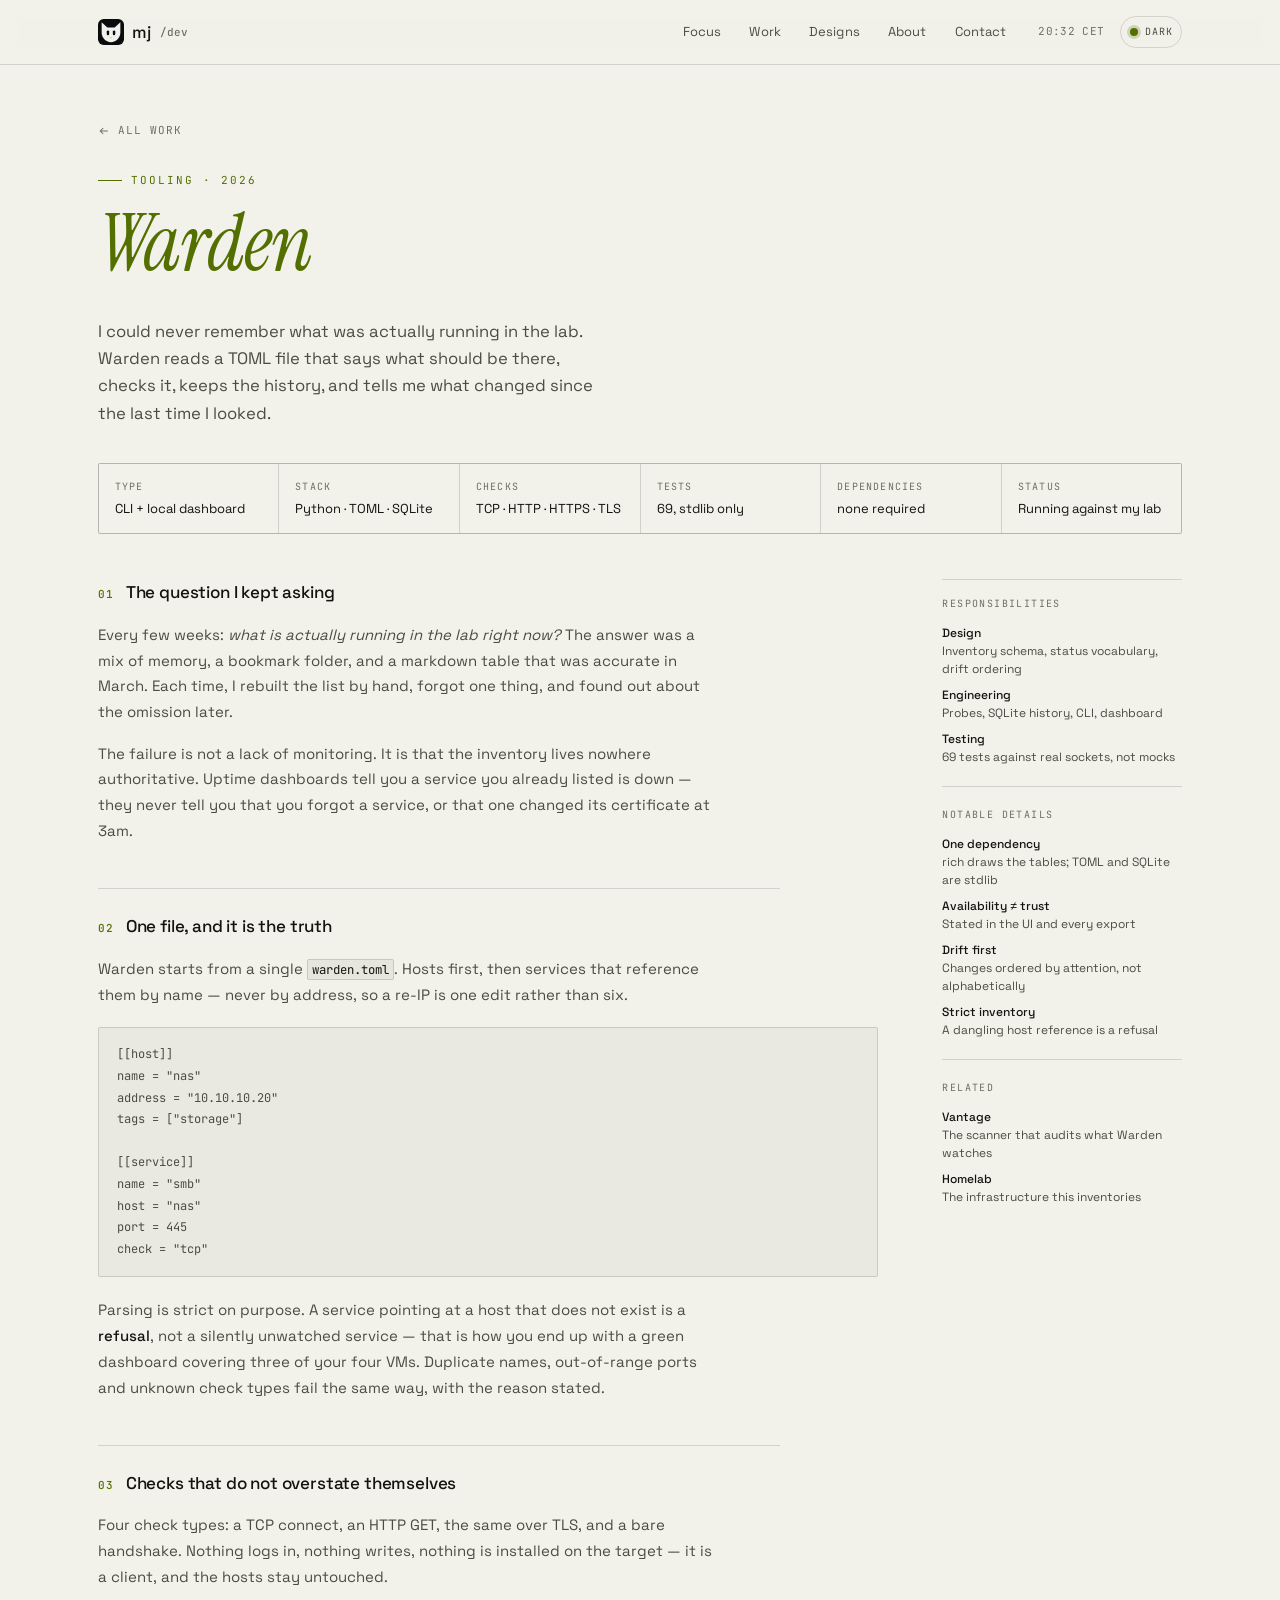
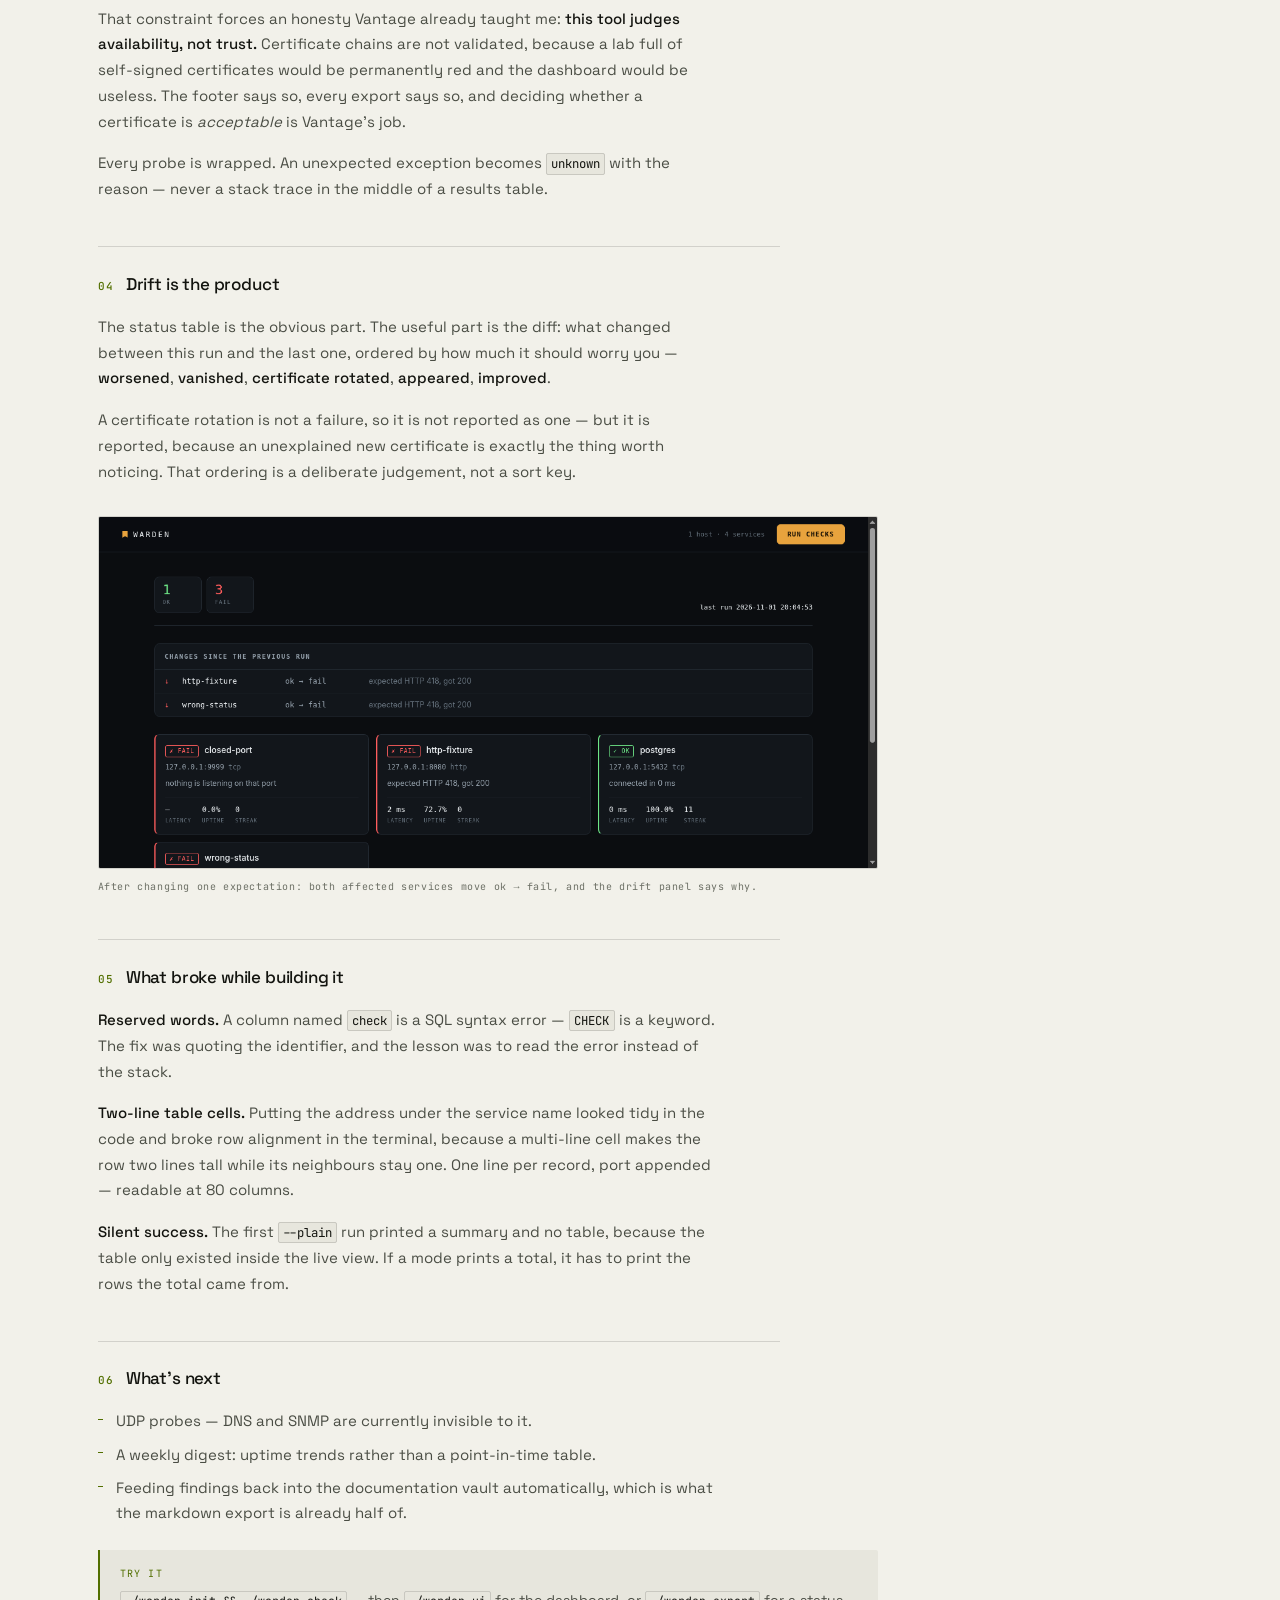
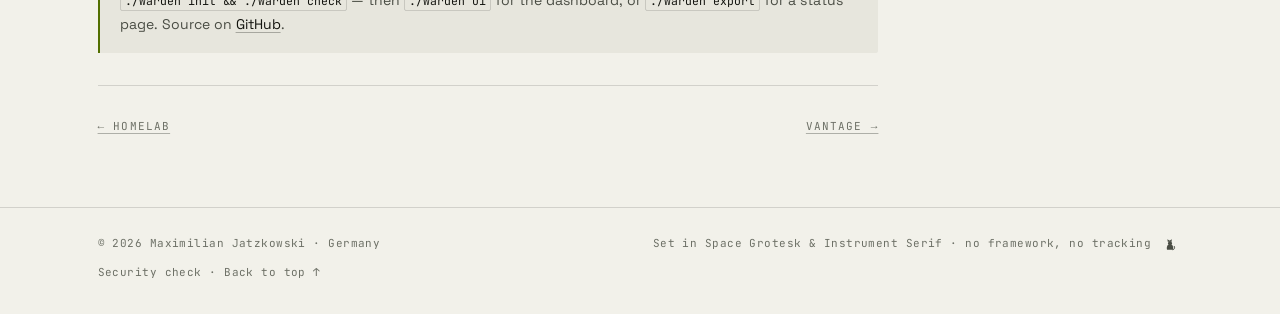
<file: warden.html>
<!doctype html>
<html lang="en" data-theme="dark">
<head>
<meta charset="utf-8">
<meta name="viewport" content="width=device-width, initial-scale=1">
<title>Warden — homelab inventory, health and drift | Maximilian Jatzkowski</title>
<meta name="description" content="Warden turns 'what runs where' into a versioned TOML file, checks that it is true, and reports what changed since last time.">
<meta name="theme-color" content="#0a0b0c">

<meta property="og:type" content="article">
<meta property="og:title" content="Warden — homelab inventory, health and drift">
<meta property="og:description" content="One file describes what should be running; Warden checks it and reports the difference.">

<link rel="icon" href="assets/favicon.svg" type="image/svg+xml">
<script src="js/head.js"></script>
<link rel="stylesheet" href="css/fonts.css">
<link rel="stylesheet" href="css/styles.css">
<link rel="stylesheet" href="css/project.css">
</head>
<body>
<a class="skip-link" href="#main">Skip to content</a>

<header class="site-head">
  <div class="wrap head-inner">
    <a class="brand" href="index.html" aria-label="Maximilian Jatzkowski — home">
      <svg class="brand-mark" viewBox="0 0 64 64" aria-hidden="true" focusable="false">
        <rect width="64" height="64" rx="14" fill="#0a0b0c"/>
        <path d="M9 8 L23 21 H41 L55 8 V34 C55 46 45 57 32 57 C19 57 9 46 9 34 Z" fill="#f1f2ed" mask="url(#mj-eyes)"/>
        <mask id="mj-eyes" maskUnits="userSpaceOnUse" x="0" y="0" width="64" height="64">
          <rect width="64" height="64" fill="#fff"/>
          <rect x="21.5" y="28" width="6" height="12" rx="3" fill="#000"/>
          <rect x="36.5" y="28" width="6" height="12" rx="3" fill="#000"/>
        </mask>
        <path d="M28.2 44 H35.8 L32 49.4 Z" fill="#c9f24d"/>
      </svg>
      <span class="brand-name">mj</span>
      <span class="brand-tag">/dev</span>
    </a>

    <nav class="nav" aria-label="Primary">
      <a href="index.html#focus">Focus</a>
      <a href="index.html#work">Work</a>
      <a href="index.html#designs">Designs</a>
      <a href="index.html#about">About</a>
      <a href="index.html#contact">Contact</a>
    </nav>

    <div class="head-meta">
      <span class="clock" id="clock" aria-label="Local time in Germany">—:—</span>
      <button class="theme-toggle" id="theme-toggle" type="button" aria-pressed="false" aria-label="Switch to light theme">
        <span class="theme-icon" aria-hidden="true"></span>
        <span class="theme-label">Light</span>
      </button>
    </div>
  </div>
</header>

<main id="main">
  <section class="pj-hero">
    <div class="wrap">
      <a class="crumb" href="index.html#work">
        <svg viewBox="0 0 16 16" aria-hidden="true"><path d="M13 8H3M7 4L3 8l4 4" fill="none" stroke="currentColor" stroke-width="1.4"/></svg>
        All work
      </a>

      <p class="pj-kicker">Tooling · 2026</p>

      <h1 class="display"><em>Warden</em></h1>

      <p class="lead">
        I could never remember what was actually running in the lab. Warden reads a
        TOML file that says what should be there, checks it, keeps the history, and
        tells me what changed since the last time I looked.
      </p>
    </div>
  </section>

  <div class="wrap">
    <dl class="pj-meta">
      <div><dt>Type</dt><dd>CLI + local dashboard</dd></div>
      <div><dt>Stack</dt><dd>Python · TOML · SQLite</dd></div>
      <div><dt>Checks</dt><dd>TCP · HTTP · HTTPS · TLS</dd></div>
      <div><dt>Tests</dt><dd>69, stdlib only</dd></div>
      <div><dt>Dependencies</dt><dd>none required</dd></div>
      <div><dt>Status</dt><dd>Running against my lab</dd></div>
    </dl>

    <div class="pj-layout">
      <article class="prose">

        <h3><span class="num">01</span>The question I kept asking</h3>
        <p>
          Every few weeks: <em>what is actually running in the lab right now?</em> The
          answer was a mix of memory, a bookmark folder, and a markdown table that was
          accurate in March. Each time, I rebuilt the list by hand, forgot one thing,
          and found out about the omission later.
        </p>
        <p>
          The failure is not a lack of monitoring. It is that the inventory lives
          nowhere authoritative. Uptime dashboards tell you a service you already
          listed is down — they never tell you that you forgot a service, or that one
          changed its certificate at 3am.
        </p>

        <h3><span class="num">02</span>One file, and it is the truth</h3>
        <p>
          Warden starts from a single <code>warden.toml</code>. Hosts first, then
          services that reference them by name — never by address, so a re-IP is one
          edit rather than six.
        </p>

        <pre class="code">[[host]]
name = "nas"
address = "10.10.10.20"
tags = ["storage"]

[[service]]
name = "smb"
host = "nas"
port = 445
check = "tcp"</pre>

        <p>
          Parsing is strict on purpose. A service pointing at a host that does not
          exist is a <strong>refusal</strong>, not a silently unwatched service — that
          is how you end up with a green dashboard covering three of your four VMs.
          Duplicate names, out-of-range ports and unknown check types fail the same way,
          with the reason stated.
        </p>

        <h3><span class="num">03</span>Checks that do not overstate themselves</h3>
        <p>
          Four check types: a TCP connect, an HTTP GET, the same over TLS, and a bare
          handshake. Nothing logs in, nothing writes, nothing is installed on the
          target — it is a client, and the hosts stay untouched.
        </p>
        <p>
          That constraint forces an honesty Vantage already taught me: <strong>this
          tool judges availability, not trust.</strong> Certificate chains are not
          validated, because a lab full of self-signed certificates would be
          permanently red and the dashboard would be useless. The footer says so, every
          export says so, and deciding whether a certificate is <em>acceptable</em> is
          Vantage's job.
        </p>
        <p>
          Every probe is wrapped. An unexpected exception becomes <code>unknown</code>
          with the reason — never a stack trace in the middle of a results table.
        </p>

        <h3><span class="num">04</span>Drift is the product</h3>
        <p>
          The status table is the obvious part. The useful part is the diff: what
          changed between this run and the last one, ordered by how much it should worry
          you — <strong>worsened</strong>, <strong>vanished</strong>,
          <strong>certificate rotated</strong>, <strong>appeared</strong>,
          <strong>improved</strong>.
        </p>
        <p>
          A certificate rotation is not a failure, so it is not reported as one — but
          it is reported, because an unexplained new certificate is exactly the thing
          worth noticing. That ordering is a deliberate judgement, not a sort key.
        </p>

        <figure class="figure">
          <img src="assets/warden-dashboard.png" width="1280" height="800" loading="lazy"
               alt="Warden dashboard: one ok and three failing services, with a drift panel showing two services that went from ok to fail">
          <figcaption>After changing one expectation: both affected services move ok → fail, and the drift panel says why.</figcaption>
        </figure>

        <h3><span class="num">05</span>What broke while building it</h3>
        <p>
          <strong>Reserved words.</strong> A column named <code>check</code> is a SQL
          syntax error — <code>CHECK</code> is a keyword. The fix was quoting the
          identifier, and the lesson was to read the error instead of the stack.
        </p>
        <p>
          <strong>Two-line table cells.</strong> Putting the address under the service
          name looked tidy in the code and broke row alignment in the terminal, because
          a multi-line cell makes the row two lines tall while its neighbours stay one.
          One line per record, port appended — readable at 80 columns.
        </p>
        <p>
          <strong>Silent success.</strong> The first <code>--plain</code> run printed a
          summary and no table, because the table only existed inside the live view. If
          a mode prints a total, it has to print the rows the total came from.
        </p>

        <h3><span class="num">06</span>What's next</h3>
        <ul>
          <li>UDP probes — DNS and SNMP are currently invisible to it.</li>
          <li>A weekly digest: uptime trends rather than a point-in-time table.</li>
          <li>Feeding findings back into the documentation vault automatically, which
            is what the markdown export is already half of.</li>
        </ul>

        <div class="callout">
          <span class="tag">Try it</span>
          <p>
            <code>./warden init &amp;&amp; ./warden check</code> — then
            <code>./warden ui</code> for the dashboard, or
            <code>./warden export</code> for a status page. Source on
            <a href="https://github.com/Noxwer-beep/warden" rel="noopener">GitHub</a>.
          </p>
        </div>

        <nav class="pj-nav" aria-label="Project navigation">
          <a href="homelab.html">← Homelab</a>
          <a class="next" href="vantage.html">Vantage →</a>
        </nav>
      </article>

      <aside class="pj-aside" aria-label="Project facts">
        <h4>Responsibilities</h4>
        <ul>
          <li><b>Design</b>Inventory schema, status vocabulary, drift ordering</li>
          <li><b>Engineering</b>Probes, SQLite history, CLI, dashboard</li>
          <li><b>Testing</b>69 tests against real sockets, not mocks</li>
        </ul>

        <div class="sep"></div>

        <h4>Notable details</h4>
        <ul>
          <li><b>One dependency</b>rich draws the tables; TOML and SQLite are stdlib</li>
          <li><b>Availability ≠ trust</b>Stated in the UI and every export</li>
          <li><b>Drift first</b>Changes ordered by attention, not alphabetically</li>
          <li><b>Strict inventory</b>A dangling host reference is a refusal</li>
        </ul>

        <div class="sep"></div>

        <h4>Related</h4>
        <ul>
          <li><b>Vantage</b>The scanner that audits what Warden watches</li>
          <li><b>Homelab</b>The infrastructure this inventories</li>
        </ul>
      </aside>
    </div>
  </div>
</main>

<footer class="site-foot">
  <div class="wrap foot-inner">
    <p class="mono">© <span id="year">2026</span> Maximilian Jatzkowski · Germany</p>
    <p class="mono colophon">
      Set in Space Grotesk &amp; Instrument Serif · no framework, no tracking
      <button class="cat-glyph" id="cat-glyph" type="button" aria-label="Release the cat" title="Press c">
        <svg viewBox="0 0 64 64" aria-hidden="true">
          <path d="M20 17 18 4l11 7h2l11-7-2 13" fill="currentColor"/>
          <circle cx="32" cy="26" r="11" fill="currentColor"/>
          <path d="M20 34c-6 8-6 20-4 26h32c2-6 2-18-4-26z" fill="currentColor"/>
          <path d="M48 60c9-2 11-12 7-18" fill="none" stroke="currentColor" stroke-width="5" stroke-linecap="round"/>
        </svg>
      </button>
    </p>
    <p class="mono"><a href="security.html">Security check</a> · <a href="#main">Back to top ↑</a></p>
  </div>
</footer>

<div class="cat-runner" id="cat-runner" aria-hidden="true">
  <svg viewBox="0 0 84 58">
    <g fill="currentColor">
      <path d="M16 36c0-6 5-10 12-10h24c7 0 12 4 12 10v4H16z"/>
      <circle cx="64" cy="26" r="9"/>
      <path d="M57 19l-2-10 9 6z"/>
      <path d="M69 18l7-8 1 10z"/>
    </g>
    <g stroke="currentColor" stroke-width="4" stroke-linecap="round" fill="none">
      <path d="M25 40v11"/><path d="M33 40v11"/><path d="M56 40v11"/><path d="M63 40v11"/>
      <path d="M17 31c-7-2-9-9-6-15"/>
    </g>
  </svg>
</div>

<script src="js/main.js" defer></script>
</body>
</html>
</file>
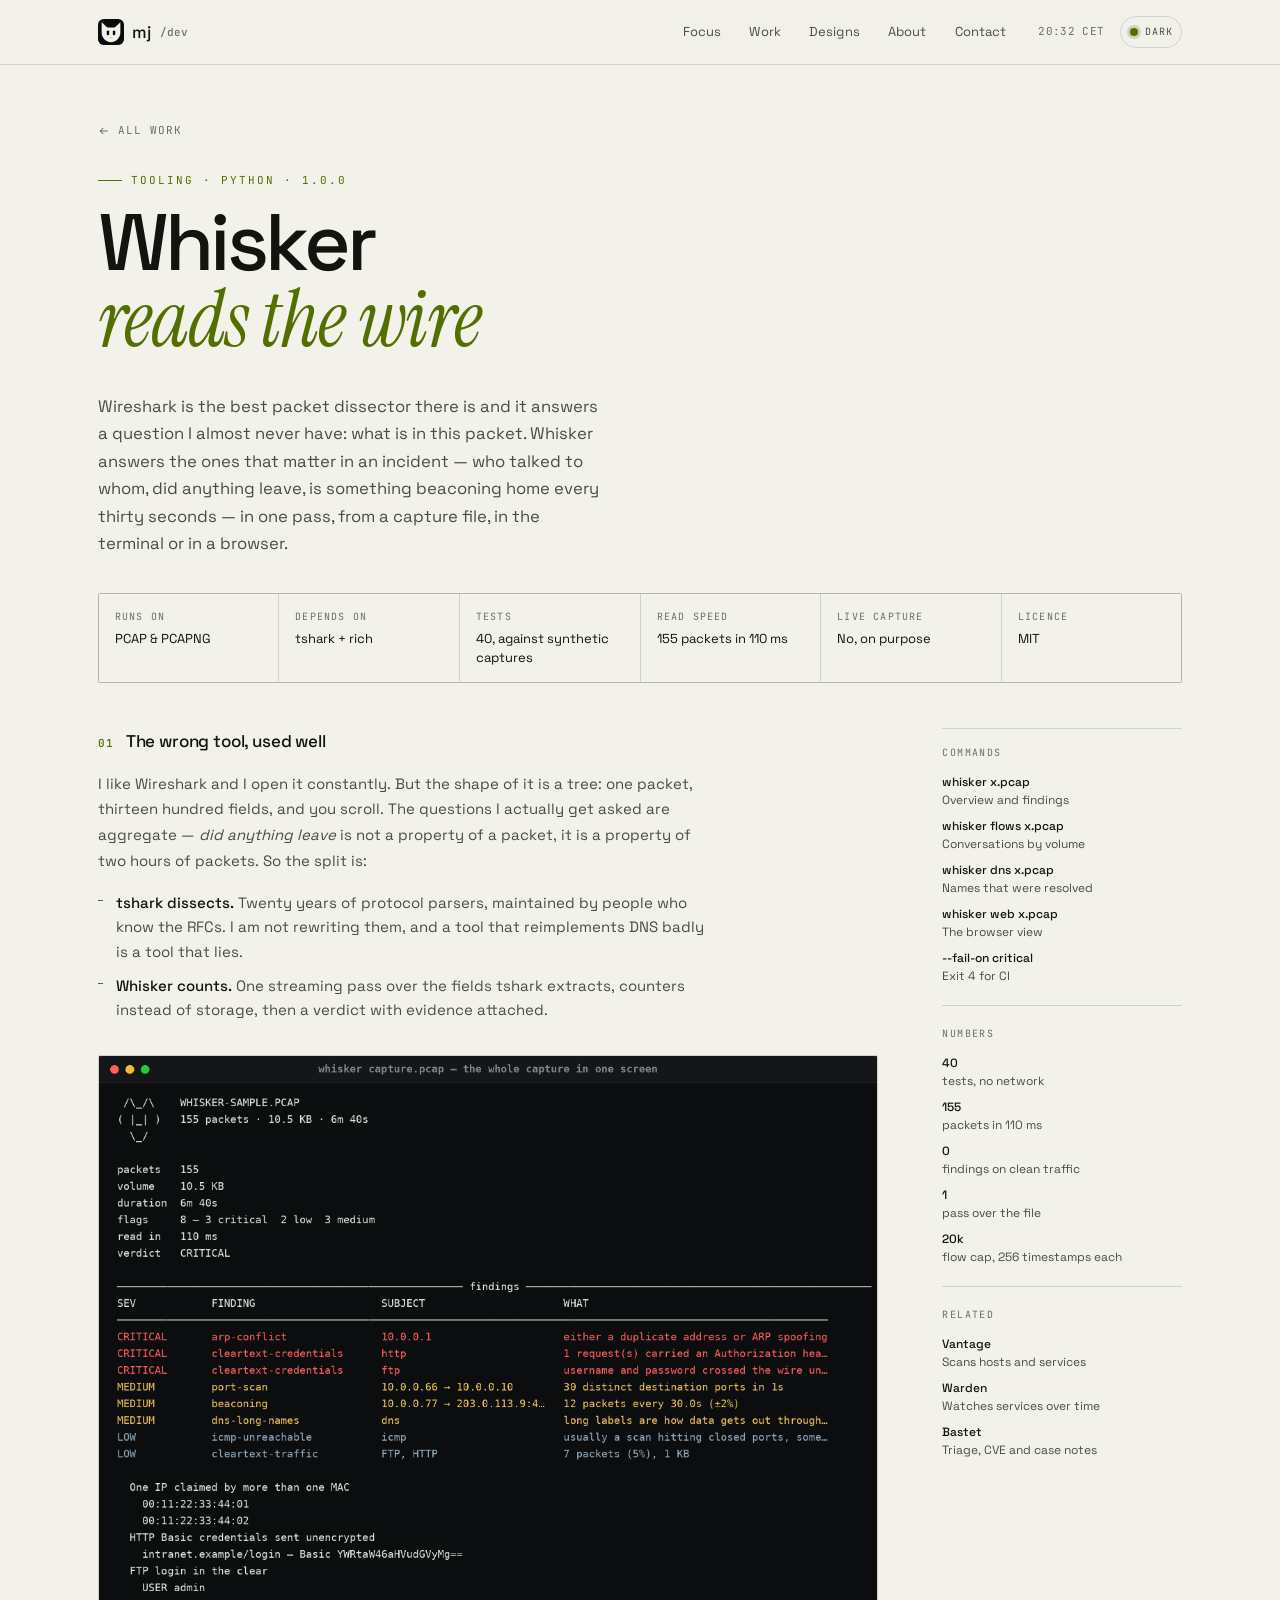
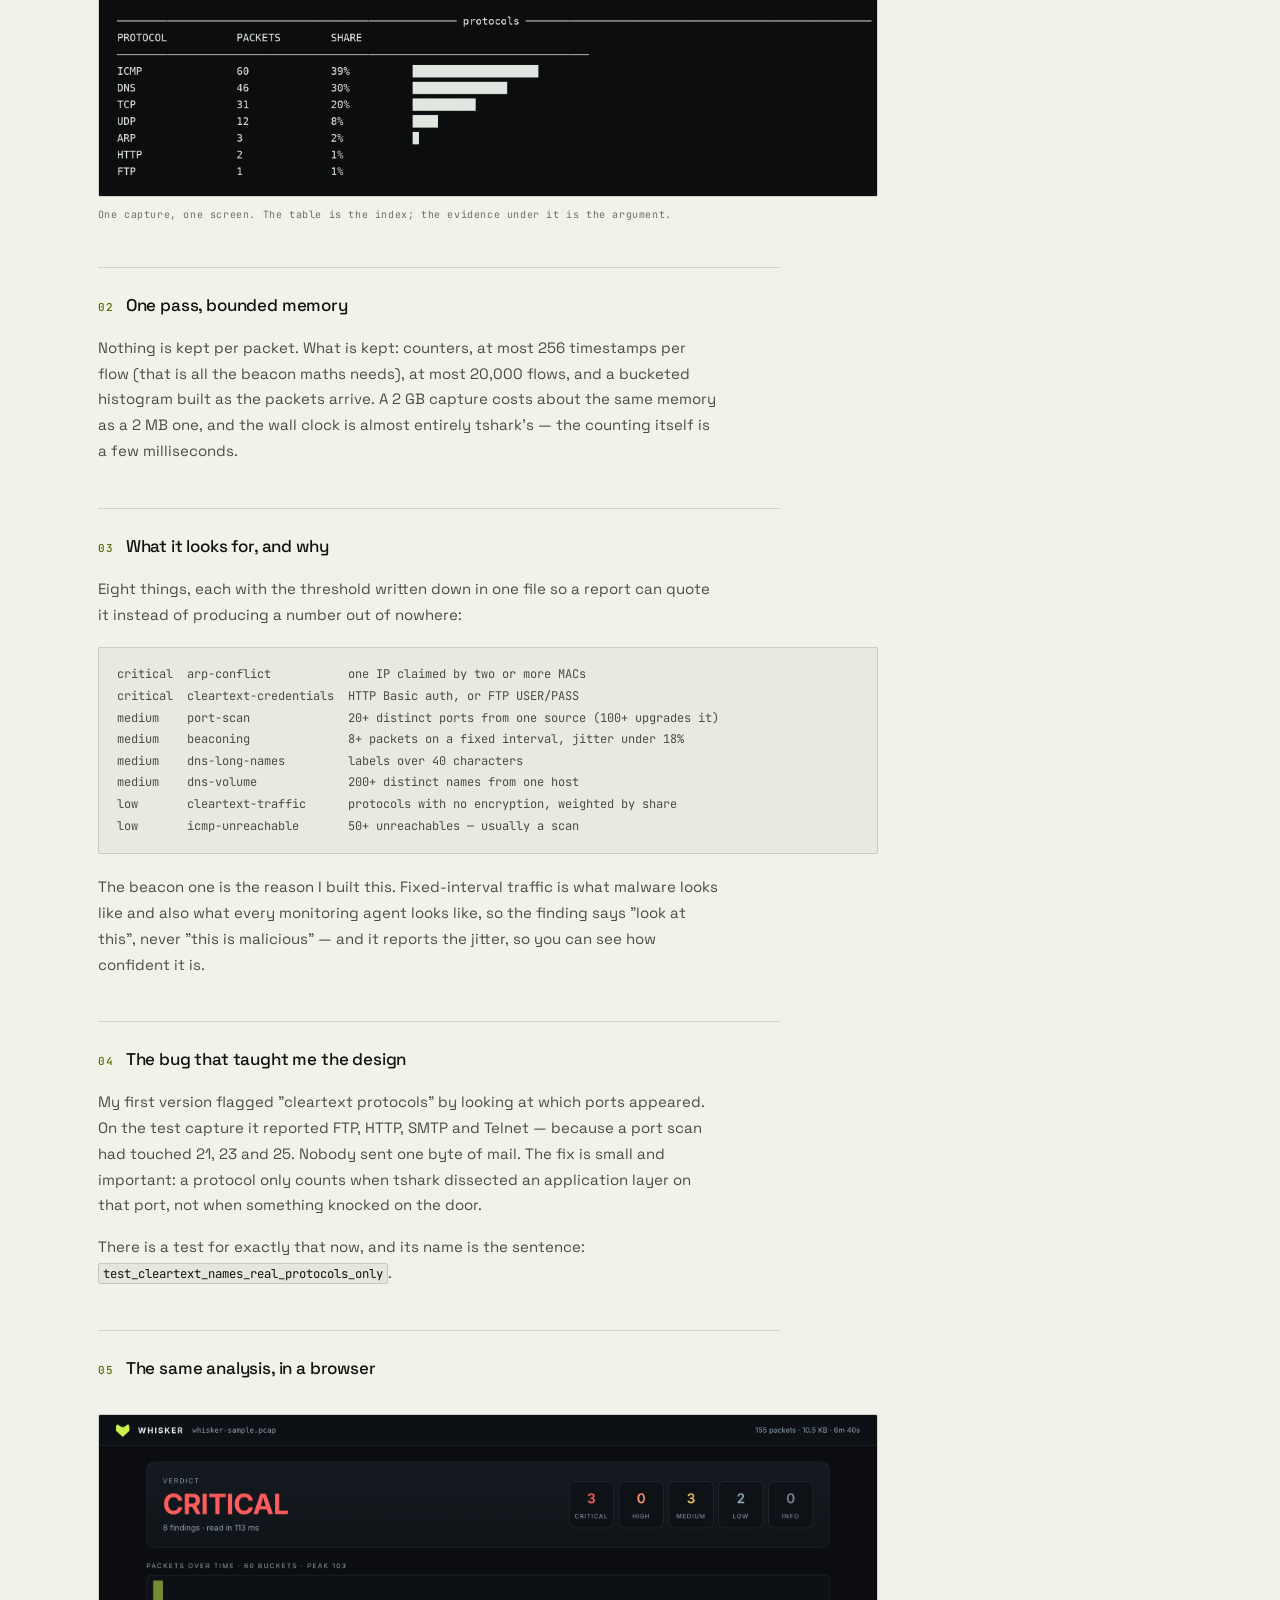
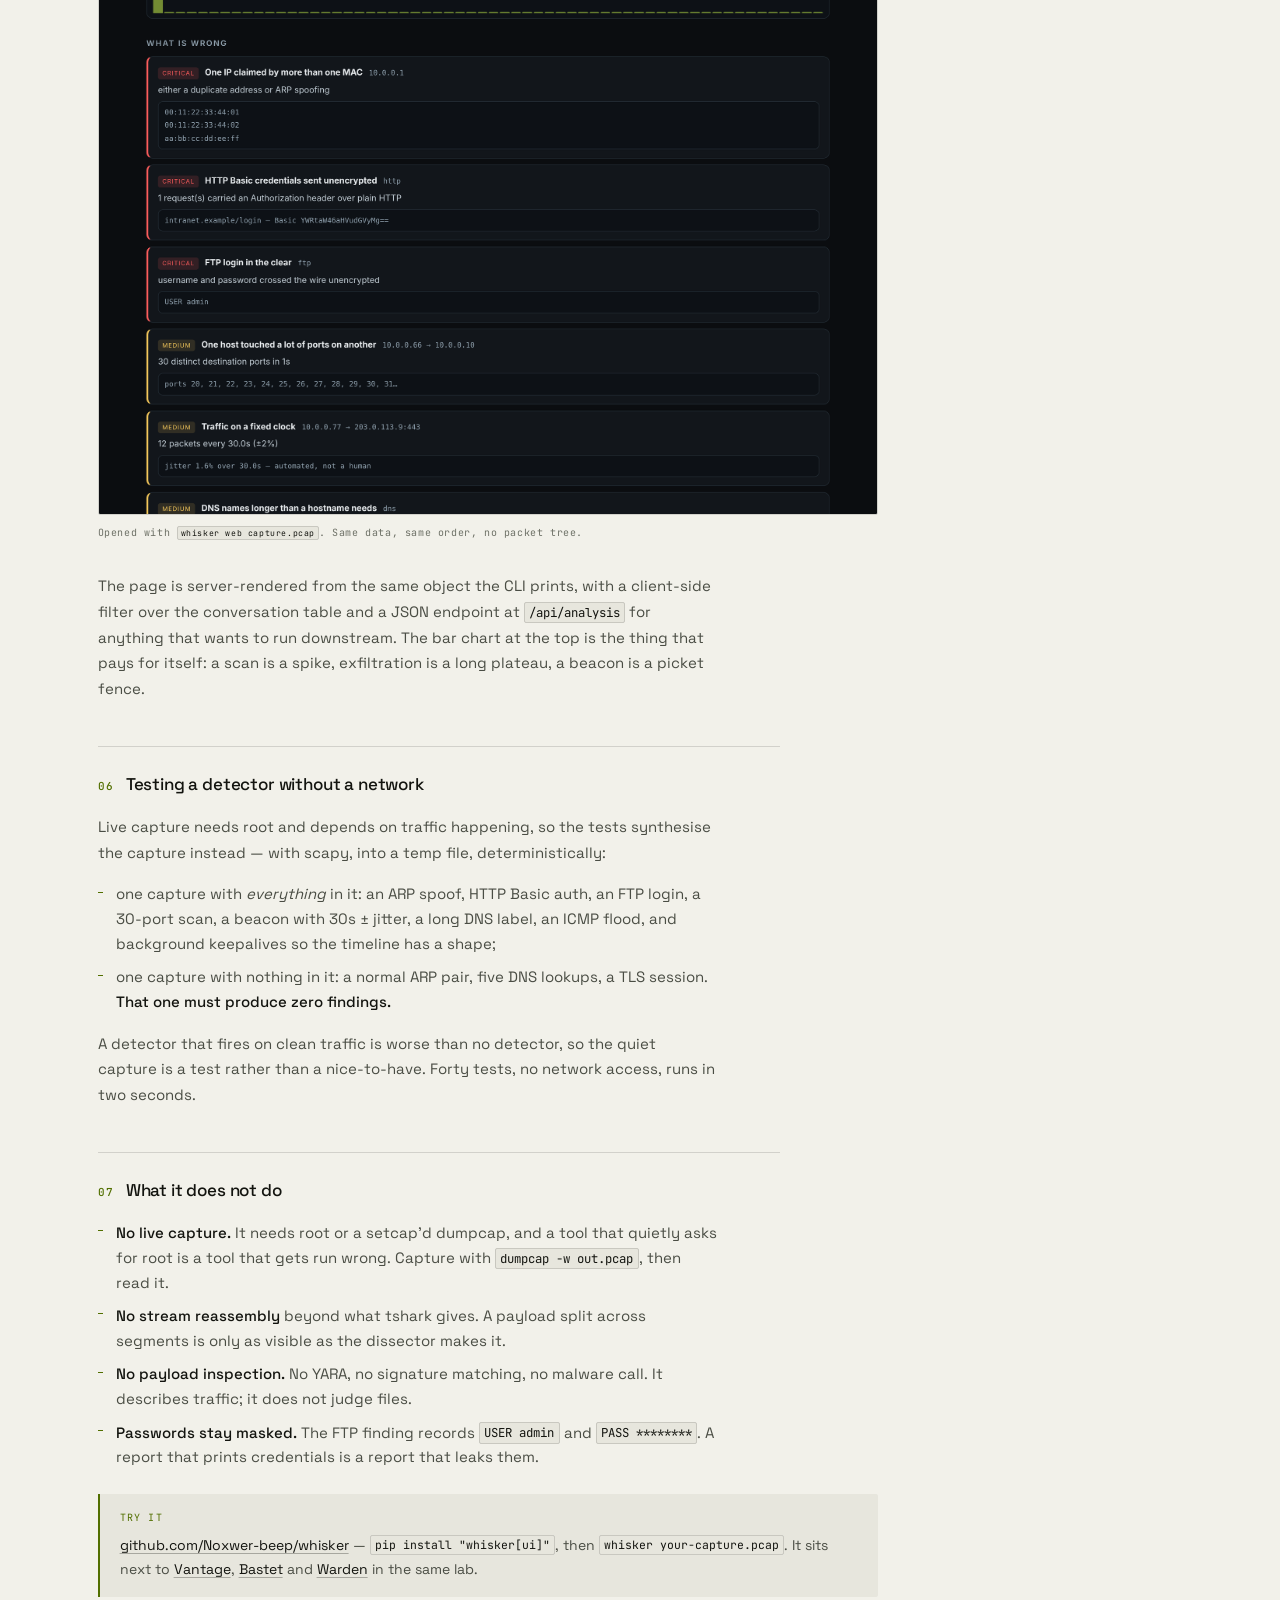
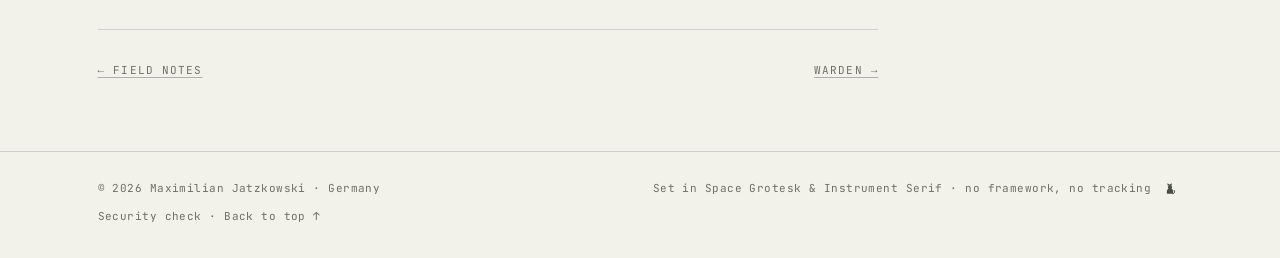
<file: whisker.html>
<!doctype html>
<html lang="en" data-theme="dark">
<head>
<meta charset="utf-8">
<meta name="viewport" content="width=device-width, initial-scale=1">
<title>Whisker — reading a packet capture | Maximilian Jatzkowski</title>
<meta name="description" content="A packet capture analyser that answers the questions people actually have: who is talking, what is leaving, what looks automated.">
<meta name="theme-color" content="#0a0b0c">

<meta property="og:type" content="article">
<meta property="og:title" content="Whisker — reading a packet capture">
<meta property="og:description" content="tshark dissects, Whisker counts. One pass over a capture, then an opinion: scans, beacons, credentials in the clear.">

<link rel="icon" href="assets/favicon.svg" type="image/svg+xml">
<script src="js/head.js"></script>
<link rel="stylesheet" href="css/fonts.css">
<link rel="stylesheet" href="css/styles.css">
<link rel="stylesheet" href="css/project.css">
</head>
<body>
<a class="skip-link" href="#main">Skip to content</a>

<header class="site-head">
  <div class="wrap head-inner">
    <a class="brand" href="index.html" aria-label="Maximilian Jatzkowski — home">
      <svg class="brand-mark" viewBox="0 0 64 64" aria-hidden="true" focusable="false">
        <rect width="64" height="64" rx="14" fill="#0a0b0c"/>
        <path d="M9 8 L23 21 H41 L55 8 V34 C55 46 45 57 32 57 C19 57 9 46 9 34 Z" fill="#f1f2ed" mask="url(#mj-eyes)"/>
        <mask id="mj-eyes" maskUnits="userSpaceOnUse" x="0" y="0" width="64" height="64">
          <rect width="64" height="64" fill="#fff"/>
          <rect x="21.5" y="28" width="6" height="12" rx="3" fill="#000"/>
          <rect x="36.5" y="28" width="6" height="12" rx="3" fill="#000"/>
        </mask>
        <path d="M28.2 44 H35.8 L32 49.4 Z" fill="#c9f24d"/>
      </svg>
      <span class="brand-name">mj</span>
      <span class="brand-tag">/dev</span>
    </a>

    <nav class="nav" aria-label="Primary">
      <a href="index.html#focus">Focus</a>
      <a href="index.html#work">Work</a>
      <a href="index.html#designs">Designs</a>
      <a href="index.html#about">About</a>
      <a href="index.html#contact">Contact</a>
    </nav>

    <div class="head-meta">
      <span class="clock" id="clock" aria-label="Local time in Germany">—:—</span>
      <button class="theme-toggle" id="theme-toggle" type="button" aria-pressed="false" aria-label="Switch to light theme">
        <span class="theme-icon" aria-hidden="true"></span>
        <span class="theme-label">Light</span>
      </button>
    </div>
  </div>
</header>

<main id="main">
  <section class="pj-hero">
    <div class="wrap">
      <a class="crumb" href="index.html#work">
        <svg viewBox="0 0 16 16" aria-hidden="true"><path d="M13 8H3M7 4L3 8l4 4" fill="none" stroke="currentColor" stroke-width="1.4"/></svg>
        All work
      </a>

      <p class="pj-kicker">Tooling · Python · 1.0.0</p>

      <h1 class="display">Whisker<br><em>reads the wire</em></h1>

      <p class="lead">
        Wireshark is the best packet dissector there is and it answers a question I
        almost never have: what is in this packet. Whisker answers the ones that matter
        in an incident — who talked to whom, did anything leave, is something beaconing
        home every thirty seconds — in one pass, from a capture file, in the terminal or
        in a browser.
      </p>
    </div>
  </section>

  <div class="wrap">
    <dl class="pj-meta">
      <div><dt>Runs on</dt><dd>PCAP &amp; PCAPNG</dd></div>
      <div><dt>Depends on</dt><dd>tshark + rich</dd></div>
      <div><dt>Tests</dt><dd>40, against synthetic captures</dd></div>
      <div><dt>Read speed</dt><dd>155 packets in 110 ms</dd></div>
      <div><dt>Live capture</dt><dd>No, on purpose</dd></div>
      <div><dt>Licence</dt><dd>MIT</dd></div>
    </dl>

    <div class="pj-layout">
      <article class="prose">

        <h3><span class="num">01</span>The wrong tool, used well</h3>
        <p>
          I like Wireshark and I open it constantly. But the shape of it is a tree: one
          packet, thirteen hundred fields, and you scroll. The questions I actually get
          asked are aggregate — <em>did anything leave</em> is not a property of a packet,
          it is a property of two hours of packets. So the split is:
        </p>
        <ul>
          <li><strong>tshark dissects.</strong> Twenty years of protocol parsers, maintained
            by people who know the RFCs. I am not rewriting them, and a tool that reimplements
            DNS badly is a tool that lies.</li>
          <li><strong>Whisker counts.</strong> One streaming pass over the fields tshark
            extracts, counters instead of storage, then a verdict with evidence attached.</li>
        </ul>

        <figure class="figure">
          <img src="assets/whisker-cli.png" width="1117" height="1062" loading="lazy"
               alt="Whisker in the terminal: 155 packets, 8 findings, verdict critical, a findings table, evidence lines and a protocol breakdown">
          <figcaption>One capture, one screen. The table is the index; the evidence under it is the argument.</figcaption>
        </figure>

        <h3><span class="num">02</span>One pass, bounded memory</h3>
        <p>
          Nothing is kept per packet. What is kept: counters, at most 256 timestamps per
          flow (that is all the beacon maths needs), at most 20,000 flows, and a bucketed
          histogram built as the packets arrive. A 2 GB capture costs about the same
          memory as a 2 MB one, and the wall clock is almost entirely tshark's — the
          counting itself is a few milliseconds.
        </p>

        <h3><span class="num">03</span>What it looks for, and why</h3>
        <p>
          Eight things, each with the threshold written down in one file so a report can
          quote it instead of producing a number out of nowhere:
        </p>
        <pre class="code">critical  arp-conflict           one IP claimed by two or more MACs
critical  cleartext-credentials  HTTP Basic auth, or FTP USER/PASS
medium    port-scan              20+ distinct ports from one source (100+ upgrades it)
medium    beaconing              8+ packets on a fixed interval, jitter under 18%
medium    dns-long-names         labels over 40 characters
medium    dns-volume             200+ distinct names from one host
low       cleartext-traffic      protocols with no encryption, weighted by share
low       icmp-unreachable       50+ unreachables — usually a scan</pre>

        <p>
          The beacon one is the reason I built this. Fixed-interval traffic is what
          malware looks like and also what every monitoring agent looks like, so the
          finding says "look at this", never "this is malicious" — and it reports the
          jitter, so you can see how confident it is.
        </p>

        <h3><span class="num">04</span>The bug that taught me the design</h3>
        <p>
          My first version flagged "cleartext protocols" by looking at which ports
          appeared. On the test capture it reported FTP, HTTP, SMTP and Telnet — because
          a port scan had touched 21, 23 and 25. Nobody sent one byte of mail. The fix is
          small and important: a protocol only counts when tshark dissected an application
          layer on that port, not when something knocked on the door.
        </p>
        <p>
          There is a test for exactly that now, and its name is the sentence:
          <code class="inline">test_cleartext_names_real_protocols_only</code>.
        </p>

        <h3><span class="num">05</span>The same analysis, in a browser</h3>
        <figure class="figure">
          <img src="assets/whisker-web.png" width="1000" height="899" loading="lazy"
               alt="Whisker's web dashboard: verdict card with severity counts, a traffic-over-time bar chart, and findings with evidence">
          <figcaption>Opened with <code class="inline">whisker web capture.pcap</code>. Same data, same order, no packet tree.</figcaption>
        </figure>
        <p>
          The page is server-rendered from the same object the CLI prints, with a client-side
          filter over the conversation table and a JSON endpoint at
          <code class="inline">/api/analysis</code> for anything that wants to run downstream.
          The bar chart at the top is the thing that pays for itself: a scan is a spike,
          exfiltration is a long plateau, a beacon is a picket fence.
        </p>

        <h3><span class="num">06</span>Testing a detector without a network</h3>
        <p>
          Live capture needs root and depends on traffic happening, so the tests synthesise
          the capture instead — with scapy, into a temp file, deterministically:
        </p>
        <ul>
          <li>one capture with <em>everything</em> in it: an ARP spoof, HTTP Basic auth,
            an FTP login, a 30-port scan, a beacon with 30s ± jitter, a long DNS label,
            an ICMP flood, and background keepalives so the timeline has a shape;</li>
          <li>one capture with nothing in it: a normal ARP pair, five DNS lookups, a TLS
            session. <strong>That one must produce zero findings.</strong></li>
        </ul>
        <p>
          A detector that fires on clean traffic is worse than no detector, so the quiet
          capture is a test rather than a nice-to-have. Forty tests, no network access,
          runs in two seconds.
        </p>

        <h3><span class="num">07</span>What it does not do</h3>
        <ul>
          <li><strong>No live capture.</strong> It needs root or a setcap'd dumpcap, and
            a tool that quietly asks for root is a tool that gets run wrong. Capture with
            <code class="inline">dumpcap -w out.pcap</code>, then read it.</li>
          <li><strong>No stream reassembly</strong> beyond what tshark gives. A payload
            split across segments is only as visible as the dissector makes it.</li>
          <li><strong>No payload inspection.</strong> No YARA, no signature matching, no
            malware call. It describes traffic; it does not judge files.</li>
          <li><strong>Passwords stay masked.</strong> The FTP finding records
            <code class="inline">USER admin</code> and <code class="inline">PASS ********</code>.
            A report that prints credentials is a report that leaks them.</li>
        </ul>

        <div class="callout">
          <span class="tag">Try it</span>
          <p>
            <a href="https://github.com/Noxwer-beep/whisker">github.com/Noxwer-beep/whisker</a>
            — <code class="inline">pip install "whisker[ui]"</code>, then
            <code class="inline">whisker your-capture.pcap</code>. It sits next to
            <a href="vantage.html">Vantage</a>, <a href="https://github.com/Noxwer-beep/bastet">Bastet</a> and
            <a href="warden.html">Warden</a> in the same lab.
          </p>
        </div>

        <nav class="pj-nav" aria-label="Project navigation">
          <a href="metasploitable.html">← Field notes</a>
          <a class="next" href="warden.html">Warden →</a>
        </nav>
      </article>

      <aside class="pj-aside" aria-label="Notes">
        <h4>Commands</h4>
        <ul>
          <li><b>whisker x.pcap</b>Overview and findings</li>
          <li><b>whisker flows x.pcap</b>Conversations by volume</li>
          <li><b>whisker dns x.pcap</b>Names that were resolved</li>
          <li><b>whisker web x.pcap</b>The browser view</li>
          <li><b>--fail-on critical</b>Exit 4 for CI</li>
        </ul>

        <div class="sep"></div>

        <h4>Numbers</h4>
        <ul>
          <li><b>40</b>tests, no network</li>
          <li><b>155</b>packets in 110 ms</li>
          <li><b>0</b>findings on clean traffic</li>
          <li><b>1</b>pass over the file</li>
          <li><b>20k</b>flow cap, 256 timestamps each</li>
        </ul>

        <div class="sep"></div>

        <h4>Related</h4>
        <ul>
          <li><b>Vantage</b>Scans hosts and services</li>
          <li><b>Warden</b>Watches services over time</li>
          <li><b>Bastet</b>Triage, CVE and case notes</li>
        </ul>
      </aside>
    </div>
  </div>
</main>

<footer class="site-foot">
  <div class="wrap foot-inner">
    <p class="mono">© <span id="year">2026</span> Maximilian Jatzkowski · Germany</p>
    <p class="mono colophon">
      Set in Space Grotesk &amp; Instrument Serif · no framework, no tracking
      <button class="cat-glyph" id="cat-glyph" type="button" aria-label="Release the cat" title="Press c">
        <svg viewBox="0 0 64 64" aria-hidden="true">
          <path d="M20 17 18 4l11 7h2l11-7-2 13" fill="currentColor"/>
          <circle cx="32" cy="26" r="11" fill="currentColor"/>
          <path d="M20 34c-6 8-6 20-4 26h32c2-6 2-18-4-26z" fill="currentColor"/>
          <path d="M48 60c9-2 11-12 7-18" fill="none" stroke="currentColor" stroke-width="5" stroke-linecap="round"/>
        </svg>
      </button>
    </p>
    <p class="mono"><a href="security.html">Security check</a> · <a href="#main">Back to top ↑</a></p>
  </div>
</footer>

<div class="cat-runner" id="cat-runner" aria-hidden="true">
  <svg viewBox="0 0 84 58">
    <g fill="currentColor">
      <path d="M16 36c0-6 5-10 12-10h24c7 0 12 4 12 10v4H16z"/>
      <circle cx="64" cy="26" r="9"/>
      <path d="M57 19l-2-10 9 6z"/>
      <path d="M69 18l7-8 1 10z"/>
    </g>
    <g stroke="currentColor" stroke-width="4" stroke-linecap="round" fill="none">
      <path d="M25 40v11"/><path d="M33 40v11"/><path d="M56 40v11"/><path d="M63 40v11"/>
      <path d="M17 31c-7-2-9-9-6-15"/>
    </g>
  </svg>
</div>

<script src="js/main.js" defer></script>
</body>
</html>
</file>
<file: css/fonts.css>
/* Self-hosted fonts — generated, do not edit by hand.
   No third-party requests: the CSP can stay at font-src 'self'. */

@font-face {
  font-family: "Instrument Serif";
  font-style: italic;
  font-weight: 400;
  src: url("fonts/instrument-serif-400-italic-latin-ext.woff2") format("woff2");
  font-display: swap;
  unicode-range: U+0100-02BA, U+02BD-02C5, U+02C7-02CC, U+02CE-02D7, U+02DD-02FF, U+0304, U+0308, U+0329, U+1D00-1DBF, U+1E00-1E9F, U+1EF2-1EFF, U+2020, U+20A0-20AB, U+20AD-20C4, U+2113, U+2C60-2C7F, U+A720-A7FF;
}

@font-face {
  font-family: "Instrument Serif";
  font-style: italic;
  font-weight: 400;
  src: url("fonts/instrument-serif-400-italic-latin.woff2") format("woff2");
  font-display: swap;
  unicode-range: U+0000-00FF, U+0131, U+0152-0153, U+02BB-02BC, U+02C6, U+02DA, U+02DC, U+0304, U+0308, U+0329, U+2000-206F, U+20AC, U+2122, U+2191, U+2193, U+2212, U+2215, U+FEFF, U+FFFD;
}

@font-face {
  font-family: "Instrument Serif";
  font-style: normal;
  font-weight: 400;
  src: url("fonts/instrument-serif-400-normal-latin-ext.woff2") format("woff2");
  font-display: swap;
  unicode-range: U+0100-02BA, U+02BD-02C5, U+02C7-02CC, U+02CE-02D7, U+02DD-02FF, U+0304, U+0308, U+0329, U+1D00-1DBF, U+1E00-1E9F, U+1EF2-1EFF, U+2020, U+20A0-20AB, U+20AD-20C4, U+2113, U+2C60-2C7F, U+A720-A7FF;
}

@font-face {
  font-family: "Instrument Serif";
  font-style: normal;
  font-weight: 400;
  src: url("fonts/instrument-serif-400-normal-latin.woff2") format("woff2");
  font-display: swap;
  unicode-range: U+0000-00FF, U+0131, U+0152-0153, U+02BB-02BC, U+02C6, U+02DA, U+02DC, U+0304, U+0308, U+0329, U+2000-206F, U+20AC, U+2122, U+2191, U+2193, U+2212, U+2215, U+FEFF, U+FFFD;
}

@font-face {
  font-family: "JetBrains Mono";
  font-style: normal;
  font-weight: 400;
  src: url("fonts/jetbrains-mono-400-normal-latin-ext.woff2") format("woff2");
  font-display: swap;
  unicode-range: U+0100-02BA, U+02BD-02C5, U+02C7-02CC, U+02CE-02D7, U+02DD-02FF, U+0304, U+0308, U+0329, U+1D00-1DBF, U+1E00-1E9F, U+1EF2-1EFF, U+2020, U+20A0-20AB, U+20AD-20C4, U+2113, U+2C60-2C7F, U+A720-A7FF;
}

@font-face {
  font-family: "JetBrains Mono";
  font-style: normal;
  font-weight: 400;
  src: url("fonts/jetbrains-mono-400-normal-latin.woff2") format("woff2");
  font-display: swap;
  unicode-range: U+0000-00FF, U+0131, U+0152-0153, U+02BB-02BC, U+02C6, U+02DA, U+02DC, U+0304, U+0308, U+0329, U+2000-206F, U+20AC, U+2122, U+2191, U+2193, U+2212, U+2215, U+FEFF, U+FFFD;
}

@font-face {
  font-family: "JetBrains Mono";
  font-style: normal;
  font-weight: 500;
  src: url("fonts/jetbrains-mono-500-normal-latin-ext.woff2") format("woff2");
  font-display: swap;
  unicode-range: U+0100-02BA, U+02BD-02C5, U+02C7-02CC, U+02CE-02D7, U+02DD-02FF, U+0304, U+0308, U+0329, U+1D00-1DBF, U+1E00-1E9F, U+1EF2-1EFF, U+2020, U+20A0-20AB, U+20AD-20C4, U+2113, U+2C60-2C7F, U+A720-A7FF;
}

@font-face {
  font-family: "JetBrains Mono";
  font-style: normal;
  font-weight: 500;
  src: url("fonts/jetbrains-mono-500-normal-latin.woff2") format("woff2");
  font-display: swap;
  unicode-range: U+0000-00FF, U+0131, U+0152-0153, U+02BB-02BC, U+02C6, U+02DA, U+02DC, U+0304, U+0308, U+0329, U+2000-206F, U+20AC, U+2122, U+2191, U+2193, U+2212, U+2215, U+FEFF, U+FFFD;
}

@font-face {
  font-family: "Space Grotesk";
  font-style: normal;
  font-weight: 400;
  src: url("fonts/space-grotesk-400-normal-latin-ext.woff2") format("woff2");
  font-display: swap;
  unicode-range: U+0100-02BA, U+02BD-02C5, U+02C7-02CC, U+02CE-02D7, U+02DD-02FF, U+0304, U+0308, U+0329, U+1D00-1DBF, U+1E00-1E9F, U+1EF2-1EFF, U+2020, U+20A0-20AB, U+20AD-20C4, U+2113, U+2C60-2C7F, U+A720-A7FF;
}

@font-face {
  font-family: "Space Grotesk";
  font-style: normal;
  font-weight: 400;
  src: url("fonts/space-grotesk-400-normal-latin.woff2") format("woff2");
  font-display: swap;
  unicode-range: U+0000-00FF, U+0131, U+0152-0153, U+02BB-02BC, U+02C6, U+02DA, U+02DC, U+0304, U+0308, U+0329, U+2000-206F, U+20AC, U+2122, U+2191, U+2193, U+2212, U+2215, U+FEFF, U+FFFD;
}

@font-face {
  font-family: "Space Grotesk";
  font-style: normal;
  font-weight: 500;
  src: url("fonts/space-grotesk-500-normal-latin-ext.woff2") format("woff2");
  font-display: swap;
  unicode-range: U+0100-02BA, U+02BD-02C5, U+02C7-02CC, U+02CE-02D7, U+02DD-02FF, U+0304, U+0308, U+0329, U+1D00-1DBF, U+1E00-1E9F, U+1EF2-1EFF, U+2020, U+20A0-20AB, U+20AD-20C4, U+2113, U+2C60-2C7F, U+A720-A7FF;
}

@font-face {
  font-family: "Space Grotesk";
  font-style: normal;
  font-weight: 500;
  src: url("fonts/space-grotesk-500-normal-latin.woff2") format("woff2");
  font-display: swap;
  unicode-range: U+0000-00FF, U+0131, U+0152-0153, U+02BB-02BC, U+02C6, U+02DA, U+02DC, U+0304, U+0308, U+0329, U+2000-206F, U+20AC, U+2122, U+2191, U+2193, U+2212, U+2215, U+FEFF, U+FFFD;
}

@font-face {
  font-family: "Space Grotesk";
  font-style: normal;
  font-weight: 600;
  src: url("fonts/space-grotesk-600-normal-latin-ext.woff2") format("woff2");
  font-display: swap;
  unicode-range: U+0100-02BA, U+02BD-02C5, U+02C7-02CC, U+02CE-02D7, U+02DD-02FF, U+0304, U+0308, U+0329, U+1D00-1DBF, U+1E00-1E9F, U+1EF2-1EFF, U+2020, U+20A0-20AB, U+20AD-20C4, U+2113, U+2C60-2C7F, U+A720-A7FF;
}

@font-face {
  font-family: "Space Grotesk";
  font-style: normal;
  font-weight: 600;
  src: url("fonts/space-grotesk-600-normal-latin.woff2") format("woff2");
  font-display: swap;
  unicode-range: U+0000-00FF, U+0131, U+0152-0153, U+02BB-02BC, U+02C6, U+02DA, U+02DC, U+0304, U+0308, U+0329, U+2000-206F, U+20AC, U+2122, U+2191, U+2193, U+2212, U+2215, U+FEFF, U+FFFD;
}
</file>
<file: css/styles.css>
/* ============================================================
   Nox — portfolio
   Dark-first, one accent. Edit tokens here, content in index.html.
   ============================================================ */

/* ---------- tokens ---------- */
:root {
  --bg: #0a0b0c;
  --bg-soft: #0e1012;
  --surface: #111315;
  --ink: #f1f2ed;
  --ink-dim: #a2a8a4;
  --muted: #767c78;
  --line: rgba(241, 242, 237, 0.11);
  --line-strong: rgba(241, 242, 237, 0.22);
  --accent: #c9f24d;
  --accent-ink: #0a0b0c;

  --font-sans: "Space Grotesk", "Helvetica Neue", Arial, sans-serif;
  --font-mono: "JetBrains Mono", ui-monospace, SFMono-Regular, Menlo, monospace;
  --font-serif: "Instrument Serif", Georgia, serif;

  --pad: clamp(1.25rem, 4.5vw, 4rem);
  --max: 1200px;

  --ease: cubic-bezier(0.2, 0.7, 0.2, 1);
  --dur: 0.45s;
}

[data-theme="light"] {
  --bg: #f2f1ea;
  --bg-soft: #eae9e1;
  --surface: #e7e6dd;
  --ink: #13140f;
  --ink-dim: #4a4d44;
  --muted: #6d7066;
  --line: rgba(19, 20, 15, 0.14);
  --line-strong: rgba(19, 20, 15, 0.3);
  --accent: #526f00;
  --accent-ink: #f2f1ea;
}

/* ---------- reset ---------- */
*, *::before, *::after { box-sizing: border-box; }
html { scroll-behavior: smooth; }
body {
  margin: 0;
  background: var(--bg);
  color: var(--ink);
  font-family: var(--font-sans);
  font-size: 16px;
  line-height: 1.6;
  -webkit-font-smoothing: antialiased;
  text-rendering: optimizeLegibility;
  overflow-x: hidden;
}
h1, h2, h3, p, dl, dd, dt, ul { margin: 0; }
ul { padding: 0; list-style: none; }
a { color: inherit; text-decoration: none; }
img, svg { display: block; max-width: 100%; height: auto; }
button { font: inherit; color: inherit; background: none; border: 0; cursor: pointer; }

::selection { background: var(--accent); color: var(--accent-ink); }

:focus-visible {
  outline: 2px solid var(--accent);
  outline-offset: 3px;
  border-radius: 2px;
}

.wrap {
  width: 100%;
  max-width: var(--max);
  margin-inline: auto;
  padding-inline: var(--pad);
}

section[id], main[id] { scroll-margin-top: 5rem; }

.mono {
  font-family: var(--font-mono);
  font-size: 0.6875rem;
  letter-spacing: 0.04em;
  color: var(--muted);
}

.skip-link {
  position: fixed;
  top: 0.75rem;
  left: 0.75rem;
  z-index: 100;
  padding: 0.6rem 1rem;
  background: var(--accent);
  color: var(--accent-ink);
  font-family: var(--font-mono);
  font-size: 0.75rem;
  transform: translateY(-150%);
  transition: transform 0.2s var(--ease);
}
.skip-link:focus { transform: none; }

/* ---------- header ---------- */
.site-head {
  position: sticky;
  top: 0;
  z-index: 50;
  background: color-mix(in srgb, var(--bg) 92%, transparent);
  border-bottom: 1px solid var(--line);
  backdrop-filter: saturate(140%) blur(8px);
}
.head-inner {
  display: flex;
  align-items: center;
  gap: 2rem;
  height: 64px;
}
.brand {
  display: inline-flex;
  align-items: center;
  gap: 0.55rem;
  font-weight: 500;
  letter-spacing: -0.02em;
  font-size: 1.0625rem;
  margin-right: auto;
}
.brand-mark {
  width: 26px;
  height: 26px;
  flex: none;
  transition: transform var(--dur) var(--ease);
}
.brand:hover .brand-mark { transform: rotate(-5deg) scale(1.06); }
.brand-name { line-height: 1; }
.brand-tag {
  font-family: var(--font-mono);
  font-size: 0.6875rem;
  color: var(--muted);
  letter-spacing: 0;
  line-height: 1;
}
.nav { display: flex; gap: 1.75rem; }
.nav a {
  position: relative;
  font-size: 0.8125rem;
  color: var(--ink-dim);
  letter-spacing: 0.01em;
  padding-block: 0.35rem;
  transition: color var(--dur) var(--ease);
}
.nav a::after {
  content: "";
  position: absolute;
  left: 0; right: 0; bottom: 0;
  height: 1px;
  background: var(--accent);
  transform: scaleX(0);
  transform-origin: left;
  transition: transform var(--dur) var(--ease);
}
.nav a:hover { color: var(--ink); }
.nav a:hover::after { transform: scaleX(1); }

.head-meta { display: flex; align-items: center; gap: 1rem; }
.clock {
  font-family: var(--font-mono);
  font-size: 0.6875rem;
  color: var(--muted);
  letter-spacing: 0.03em;
  font-variant-numeric: tabular-nums;
}
.theme-toggle {
  display: inline-flex;
  align-items: center;
  gap: 0.45rem;
  min-height: 32px;
  padding: 0.25rem 0.55rem;
  border: 1px solid var(--line);
  border-radius: 999px;
  font-family: var(--font-mono);
  font-size: 0.625rem;
  letter-spacing: 0.08em;
  text-transform: uppercase;
  color: var(--ink-dim);
  transition: border-color var(--dur) var(--ease), color var(--dur) var(--ease);
}
.theme-toggle:hover { border-color: var(--line-strong); color: var(--ink); }
.theme-icon {
  width: 8px; height: 8px;
  border-radius: 50%;
  background: var(--ink-dim);
  transition: background var(--dur) var(--ease), box-shadow var(--dur) var(--ease);
}
.theme-toggle[aria-pressed="true"] .theme-icon {
  background: var(--accent);
  box-shadow: 0 0 0 3px color-mix(in srgb, var(--accent) 22%, transparent);
}

/* ---------- hero ---------- */
.hero { padding-top: clamp(3rem, 8vh, 6rem); }
.hero-grid {
  display: grid;
  grid-template-columns: minmax(0, 1.5fr) minmax(260px, 0.72fr);
  gap: clamp(2rem, 6vw, 5rem);
  align-items: end;
  padding-bottom: clamp(2.5rem, 6vh, 4.5rem);
}
.eyebrow {
  display: inline-flex;
  align-items: center;
  gap: 0.6rem;
  font-family: var(--font-mono);
  font-size: 0.6875rem;
  letter-spacing: 0.16em;
  text-transform: uppercase;
  color: var(--muted);
  margin-bottom: clamp(1.25rem, 3vw, 2rem);
}
.tick {
  width: 22px; height: 1px;
  background: var(--accent);
  display: inline-block;
}

.display {
  font-size: clamp(2.75rem, 8.6vw, 6.75rem);
  line-height: 0.94;
  letter-spacing: -0.045em;
  font-weight: 500;
  text-wrap: balance;
}
.display em {
  font-family: var(--font-serif);
  font-style: italic;
  font-weight: 400;
  letter-spacing: -0.015em;
  color: var(--accent);
}

.lead {
  max-width: 46ch;
  margin-top: clamp(1.5rem, 3vw, 2.25rem);
  font-size: clamp(0.9375rem, 1.3vw, 1.0625rem);
  line-height: 1.65;
  color: var(--ink-dim);
}
.lead .name { color: var(--ink); }

.hero-actions {
  display: flex;
  flex-wrap: wrap;
  gap: 0.75rem;
  margin-top: clamp(1.75rem, 3.5vw, 2.5rem);
}
.btn {
  display: inline-flex;
  align-items: center;
  gap: 0.55rem;
  min-height: 44px;
  padding: 0.7rem 1.15rem;
  font-size: 0.8125rem;
  letter-spacing: 0.01em;
  border: 1px solid transparent;
  transition: background var(--dur) var(--ease), color var(--dur) var(--ease),
              border-color var(--dur) var(--ease), transform var(--dur) var(--ease);
}
.btn svg { width: 14px; height: 14px; transition: transform var(--dur) var(--ease); }
.btn-primary { background: var(--ink); color: var(--bg); }
.btn-primary:hover { background: var(--accent); color: var(--accent-ink); }
.btn-primary:hover svg { transform: translate(2px, -2px); }
.btn-ghost { border-color: var(--line); color: var(--ink-dim); }
.btn-ghost:hover { border-color: var(--line-strong); color: var(--ink); }

/* spec sheet */
.spec dl { border-top: 1px solid var(--line); }
.spec-row {
  display: grid;
  grid-template-columns: 5.25rem 1fr;
  gap: 1rem;
  padding: 0.65rem 0;
  border-bottom: 1px solid var(--line);
  align-items: baseline;
}
.spec dt {
  font-family: var(--font-mono);
  font-size: 0.625rem;
  letter-spacing: 0.14em;
  text-transform: uppercase;
  color: var(--muted);
}
.spec dd { font-size: 0.8125rem; color: var(--ink); letter-spacing: 0.01em; }
.spec .dim { color: var(--muted); }
.status { display: flex; align-items: center; gap: 0.45rem; }
.pulse {
  width: 6px; height: 6px;
  border-radius: 50%;
  background: var(--accent);
  box-shadow: 0 0 0 0 color-mix(in srgb, var(--accent) 60%, transparent);
  animation: pulse 2.8s var(--ease) infinite;
}
@keyframes pulse {
  0%   { box-shadow: 0 0 0 0 color-mix(in srgb, var(--accent) 45%, transparent); }
  70%  { box-shadow: 0 0 0 7px color-mix(in srgb, var(--accent) 0%, transparent); }
  100% { box-shadow: 0 0 0 0 color-mix(in srgb, var(--accent) 0%, transparent); }
}

/* hairline tick ruler */
.ticks {
  height: 9px;
  border-top: 1px solid var(--line);
  background-image: repeating-linear-gradient(
    to right,
    var(--line) 0 1px,
    transparent 1px 48px
  );
  background-position: 0 100%;
  background-size: 100% 5px;
  background-repeat: no-repeat;
}

/* ---------- sections ---------- */
.section {
  padding-block: clamp(3.5rem, 9vh, 7rem);
  border-bottom: 1px solid var(--line);
}
.section-head {
  display: grid;
  grid-template-columns: minmax(0, 1fr);
  gap: 0.75rem;
  margin-bottom: clamp(2rem, 5vw, 3.5rem);
}
.index {
  font-family: var(--font-mono);
  font-size: 0.6875rem;
  letter-spacing: 0.14em;
  text-transform: uppercase;
  color: var(--muted);
  display: flex;
  align-items: center;
  gap: 0.75rem;
}
.index span { color: var(--accent); }
.h2 {
  font-size: clamp(1.5rem, 3vw, 2.125rem);
  line-height: 1.15;
  letter-spacing: -0.03em;
  font-weight: 500;
  max-width: 22ch;
  text-wrap: balance;
}
.section-note {
  font-family: var(--font-mono);
  font-size: 0.6875rem;
  color: var(--muted);
  letter-spacing: 0.02em;
}

/* ---------- focus rows ---------- */
.rows { border-top: 1px solid var(--line); }
.row {
  display: grid;
  grid-template-columns: 4rem minmax(0, 0.85fr) minmax(0, 1.6fr) 3rem;
  gap: clamp(0.75rem, 2vw, 2rem);
  align-items: start;
  padding: clamp(1.5rem, 3vw, 2.25rem) clamp(0rem, 1vw, 1rem);
  border-bottom: 1px solid var(--line);
  position: relative;
  transition: background var(--dur) var(--ease);
}
.row::before {
  content: "";
  position: absolute;
  left: 0; top: -1px;
  height: 1px; width: 0;
  background: var(--accent);
  transition: width var(--dur) var(--ease);
}
.row:hover { background: color-mix(in srgb, var(--surface) 70%, transparent); }
.row:hover::before { width: 100%; }
.row-num {
  font-family: var(--font-mono);
  font-size: 0.6875rem;
  color: var(--muted);
  letter-spacing: 0.06em;
  padding-top: 0.45rem;
}
.row-title {
  font-size: clamp(1.25rem, 2.2vw, 1.625rem);
  font-weight: 500;
  letter-spacing: -0.025em;
  line-height: 1.2;
}
.row-body p {
  font-size: 0.875rem;
  line-height: 1.65;
  color: var(--ink-dim);
  max-width: 52ch;
}
.tags {
  display: flex;
  flex-wrap: wrap;
  gap: 0.35rem;
  margin-top: 0.9rem;
}
.tags li {
  font-family: var(--font-mono);
  font-size: 0.625rem;
  letter-spacing: 0.04em;
  color: var(--muted);
  border: 1px solid var(--line);
  border-radius: 999px;
  padding: 0.15rem 0.55rem;
}
.row-mark {
  justify-self: end;
  width: 22px; height: 22px;
  color: var(--muted);
  opacity: 0;
  transform: translate(-4px, 4px);
  transition: opacity var(--dur) var(--ease), transform var(--dur) var(--ease), color var(--dur) var(--ease);
}
.row:hover .row-mark { opacity: 1; transform: none; color: var(--accent); }

/* ---------- work ---------- */
/* ---------- designs ---------- */
.design-grid {
  display: grid;
  grid-template-columns: repeat(4, minmax(0, 1fr));
  gap: clamp(0.75rem, 1.6vw, 1.35rem);
  border-top: 1px solid var(--line);
  padding-top: clamp(1rem, 2vw, 1.5rem);
}
@media (max-width: 1100px) { .design-grid { grid-template-columns: repeat(3, minmax(0, 1fr)); } }
@media (max-width: 820px) { .design-grid { grid-template-columns: repeat(2, minmax(0, 1fr)); } }
@media (max-width: 520px) { .design-grid { grid-template-columns: minmax(0, 1fr); } }

.design {
  display: grid;
  gap: 0.45rem;
  align-content: start;
  text-decoration: none;
  color: inherit;
}
.design img {
  width: 100%;
  height: auto;
  aspect-ratio: 16 / 10;
  object-fit: cover;
  border: 1px solid var(--line);
  border-radius: 2px;
  background: var(--surface);
  transition: border-color var(--dur) var(--ease), transform var(--dur) var(--ease);
}
.design:hover img,
.design:focus-visible img { border-color: var(--line-strong); transform: translateY(-2px); }
.design-name {
  display: flex;
  align-items: baseline;
  gap: 0.5rem;
  font-size: 0.875rem;
  transition: color var(--dur) var(--ease);
}
.design-num { font-family: var(--font-mono); font-size: 0.625rem; color: var(--muted); }
.design-desc { font-size: 0.75rem; color: var(--muted); line-height: 1.45; }
.design:hover .design-name { color: var(--accent); }
.design-foot { display: flex; gap: 0.6rem; margin-top: 1.75rem; flex-wrap: wrap; }

.work-list { border-top: 1px solid var(--line); }
.work-item {
  display: grid;
  grid-template-columns: 5.5rem minmax(0, 1fr) minmax(0, 1.65fr) minmax(0, 0.85fr);
  gap: clamp(0.75rem, 2vw, 1.75rem);
  align-items: center;
  padding: clamp(1.15rem, 2.2vw, 1.5rem) clamp(0rem, 1vw, 1rem);
  border-bottom: 1px solid var(--line);
  position: relative;
  transition: background var(--dur) var(--ease);
}
.work-item:hover { background: color-mix(in srgb, var(--surface) 70%, transparent); }
.work-year,
.work-stack {
  font-family: var(--font-mono);
  font-size: 0.6875rem;
  letter-spacing: 0.04em;
  color: var(--muted);
}
.work-name {
  font-size: 1.0625rem;
  letter-spacing: -0.015em;
  font-weight: 500;
}
.work-name a {
  color: inherit;
  text-decoration: none;
  transition: color var(--dur) var(--ease);
}
.work-name a::after {
  content: "→";
  display: inline-block;
  margin-left: 0.45rem;
  font-size: 0.85em;
  color: var(--muted);
  transform: translateX(-2px);
  transition: transform var(--dur) var(--ease), color var(--dur) var(--ease);
}
.work-name a:hover { color: var(--accent); }
.work-name a:hover::after { color: var(--accent); transform: translateX(2px); }
.work-desc { font-size: 0.8125rem; color: var(--ink-dim); line-height: 1.55; }
kbd {
  font-family: var(--font-mono);
  font-size: 0.6875rem;
  line-height: 1;
  padding: 0.15rem 0.3rem;
  border: 1px solid var(--line-strong);
  border-bottom-width: 2px;
  border-radius: 3px;
  color: var(--ink);
}

/* ---------- about ---------- */
.about-grid {
  display: grid;
  grid-template-columns: minmax(0, 0.8fr) minmax(0, 1.6fr);
  gap: clamp(2rem, 6vw, 5rem);
  align-items: start;
}
.about-body p { max-width: 58ch; color: var(--ink-dim); font-size: 0.9375rem; line-height: 1.7; }
.about-body p + p { margin-top: 1rem; }
.about-lead {
  font-size: clamp(1.125rem, 1.9vw, 1.375rem) !important;
  line-height: 1.45 !important;
  letter-spacing: -0.015em;
  color: var(--ink) !important;
  margin-bottom: 1.5rem;
}
.facts {
  margin-top: 2.25rem;
  border-top: 1px solid var(--line);
  max-width: 58ch;
}
.facts li {
  display: grid;
  grid-template-columns: 7.5rem 1fr;
  gap: 1rem;
  padding: 0.7rem 0;
  border-bottom: 1px solid var(--line);
  font-size: 0.8125rem;
  color: var(--ink-dim);
}
.facts span {
  font-family: var(--font-mono);
  font-size: 0.625rem;
  letter-spacing: 0.14em;
  text-transform: uppercase;
  color: var(--muted);
  padding-top: 0.15rem;
}

/* ---------- contact ---------- */
.contact { border-bottom: 0; }
.contact-inner { padding-block: clamp(1rem, 4vh, 3rem); }
.contact-title {
  font-size: clamp(2.25rem, 7vw, 5rem);
  line-height: 0.98;
  letter-spacing: -0.045em;
  font-weight: 500;
  margin-top: 1.25rem;
}
.contact-title em {
  font-family: var(--font-serif);
  font-style: italic;
  font-weight: 400;
  letter-spacing: -0.01em;
  color: var(--accent);
}
.mail {
  display: inline-flex;
  flex-direction: column;
  gap: 0.35rem;
  margin-top: clamp(2rem, 5vw, 3rem);
  font-size: clamp(1.125rem, 2.6vw, 1.625rem);
  letter-spacing: -0.02em;
  color: var(--ink);
}
.mail-line {
  height: 1px;
  background: var(--line-strong);
  transform-origin: left;
  transition: transform var(--dur) var(--ease), background var(--dur) var(--ease);
}
.mail:hover .mail-line { transform: scaleX(0.35); background: var(--accent); }

.socials {
  display: flex;
  flex-wrap: wrap;
  gap: 0.5rem 1.75rem;
  margin-top: 2rem;
}
.socials a {
  font-family: var(--font-mono);
  font-size: 0.6875rem;
  letter-spacing: 0.1em;
  text-transform: uppercase;
  color: var(--muted);
  transition: color var(--dur) var(--ease);
}
.socials a:hover { color: var(--accent); }

/* ---------- footer ---------- */
.site-foot { border-top: 1px solid var(--line); padding-block: 1.5rem 2rem; }
.foot-inner {
  display: flex;
  flex-wrap: wrap;
  gap: 0.5rem 2rem;
  justify-content: space-between;
  align-items: center;
}
.foot-inner a:hover { color: var(--accent); }

/* ---------- the cat ---------- */
.colophon { display: inline-flex; align-items: center; flex-wrap: wrap; gap: 0.15rem; }
.cat-glyph {
  display: inline-flex;
  align-items: center;
  justify-content: center;
  width: 24px;
  height: 24px;
  margin-left: 0.3rem;
  color: var(--ink-dim);
  border-radius: 50%;
  transition: color var(--dur) var(--ease), transform var(--dur) var(--ease);
}
.cat-glyph svg { width: 17px; height: 17px; }
.cat-glyph:hover { color: var(--accent); transform: translateY(-1px); }

.cat-runner {
  position: fixed;
  left: 0;
  bottom: 4px;
  z-index: 40;
  width: 96px;
  color: var(--ink-dim);
  opacity: 0;
  pointer-events: none;
  transform: translateX(-120px);
  will-change: transform;
}
.cat-runner svg { width: 100%; height: auto; }
.cat-runner.go {
  opacity: 0.8;
  animation: cat-walk 9s linear forwards;
}
.cat-runner.go svg { animation: cat-bob 0.44s ease-in-out infinite; }

@keyframes cat-walk {
  from { transform: translateX(-120px); }
  to   { transform: translateX(calc(100vw + 40px)); }
}
@keyframes cat-bob {
  0%, 100% { transform: translateY(0); }
  50%      { transform: translateY(-2px); }
}

/* ---------- reveal ---------- */
.reveal { opacity: 1; transform: none; }
.js .reveal {
  opacity: 0;
  transform: translateY(16px);
  transition: opacity 0.7s var(--ease), transform 0.7s var(--ease);
}
.js .reveal.in { opacity: 1; transform: none; }
.reduced .reveal { opacity: 1; transform: none; }

/* ---------- responsive ---------- */
@media (max-width: 920px) {
  .hero-grid { grid-template-columns: 1fr; align-items: start; }
  .spec { max-width: 480px; }
  .about-grid { grid-template-columns: 1fr; gap: 1.5rem; }
  .nav { gap: 1rem; }
  .nav a { font-size: 0.75rem; }
  .row { grid-template-columns: 2.5rem 1fr 2rem; }
  .row-body { grid-column: 2 / 3; }
  .row-mark { grid-column: 3; grid-row: 1; }
  .work-item {
    grid-template-columns: 4.5rem minmax(0, 1fr);
    row-gap: 0.2rem;
    align-items: baseline;
  }
  .work-year { grid-row: 1; }
  .work-name { grid-row: 1; }
  .work-desc { grid-column: 1 / 3; }
  .work-stack { grid-column: 1 / 3; margin-top: 0.35rem; }
}

@media (max-width: 560px) {
  .head-inner { height: 58px; gap: 0.75rem; }
  .clock { display: none; }
  .brand-tag { display: none; }
  .nav { gap: 0.7rem; }
  .nav a { font-size: 0.6875rem; min-height: 44px; display: inline-flex; align-items: center; }
  .display { letter-spacing: -0.035em; }
  .facts li { grid-template-columns: 1fr; gap: 0.15rem; }
  .foot-inner { flex-direction: column; align-items: flex-start; }
  .ticks { background-size: 100% 4px; }
}

@media (prefers-reduced-motion: reduce) {
  html { scroll-behavior: auto; }
  *, *::before, *::after {
    animation-duration: 0.001ms !important;
    animation-iteration-count: 1 !important;
    transition-duration: 0.001ms !important;
  }
  .reveal { opacity: 1; transform: none; }
}
</file>
<file: css/project.css>
/* ============================================================
   Project case-study pages
   Extends styles.css — shares its tokens, adds prose + code.
   ============================================================ */

.crumb {
  display: inline-flex;
  align-items: center;
  gap: 0.5rem;
  font-family: var(--font-mono);
  font-size: 0.6875rem;
  letter-spacing: 0.1em;
  text-transform: uppercase;
  color: var(--muted);
  margin-bottom: 2rem;
  transition: color 0.2s var(--ease);
}
.crumb:hover { color: var(--accent); text-decoration: none; }
.crumb svg { width: 12px; height: 12px; }

.pj-hero { padding-top: clamp(2rem, 6vh, 4rem); padding-bottom: clamp(1.5rem, 4vh, 3rem); }
.pj-hero .display { font-size: clamp(2.5rem, 8vw, 5rem); }
.pj-kicker {
  font-family: var(--font-mono);
  font-size: 0.6875rem;
  letter-spacing: 0.18em;
  text-transform: uppercase;
  color: var(--accent);
  margin-bottom: 1rem;
  display: flex;
  align-items: center;
  gap: 0.6rem;
}
.pj-kicker::before {
  content: "";
  width: 24px;
  height: 1px;
  background: currentColor;
  display: inline-block;
}

.pj-meta {
  display: grid;
  grid-template-columns: repeat(auto-fit, minmax(150px, 1fr));
  gap: 1px;
  background: var(--line);
  border: 1px solid var(--line);
  border-radius: 2px;
  margin-bottom: clamp(2rem, 5vh, 3.5rem);
  overflow: hidden;
}
.pj-meta > div { background: var(--bg); padding: 0.9rem 1rem; }
.pj-meta dt {
  font-family: var(--font-mono);
  font-size: 0.625rem;
  letter-spacing: 0.12em;
  text-transform: uppercase;
  color: var(--muted);
  margin-bottom: 0.3rem;
}
.pj-meta dd { font-size: 0.8125rem; color: var(--ink); line-height: 1.45; }

/* ---------- prose ---------- */
.pj-layout {
  display: grid;
  grid-template-columns: minmax(0, 1fr) minmax(0, 15rem);
  gap: clamp(1.5rem, 5vw, 4rem);
  align-items: start;
  padding-bottom: clamp(3rem, 8vh, 6rem);
}
@media (max-width: 860px) {
  .pj-layout { grid-template-columns: minmax(0, 1fr); }
}

.prose { max-width: none; }
/* Text keeps a readable measure; figures, code and tables use the full column. */
.prose > p,
.prose > ul,
.prose > h3 { max-width: 62ch; }
.prose > * + * { margin-top: 1.05em; }
.prose h3 {
  font-size: 1.0625rem;
  font-weight: 500;
  letter-spacing: -0.01em;
  margin-top: 2.6em;
  margin-bottom: 0.2em;
  padding-top: 1.4em;
  border-top: 1px solid var(--line);
}
.prose h3:first-child { margin-top: 0; padding-top: 0; border-top: 0; }
.prose h3 .num {
  font-family: var(--font-mono);
  font-size: 0.6875rem;
  color: var(--accent);
  letter-spacing: 0.1em;
  margin-right: 0.75rem;
}
.prose p { color: var(--ink-dim); font-size: 0.9375rem; line-height: 1.72; }
.prose strong { color: var(--ink); font-weight: 500; }
.prose a { color: var(--ink); text-decoration: underline; text-decoration-color: var(--line-strong); text-underline-offset: 3px; }
.prose a:hover { color: var(--accent); text-decoration-color: var(--accent); }
.prose ul { padding-left: 0; list-style: none; display: grid; gap: 0.55rem; }
.prose li {
  position: relative;
  padding-left: 1.15rem;
  color: var(--ink-dim);
  font-size: 0.9375rem;
  line-height: 1.65;
}
.prose li::before {
  content: "";
  position: absolute;
  left: 0;
  top: 0.62em;
  width: 5px;
  height: 1px;
  background: var(--accent);
}
.prose code {
  font-family: var(--font-mono);
  font-size: 0.82em;
  color: var(--ink);
  background: var(--surface);
  border: 1px solid var(--line);
  border-radius: 2px;
  padding: 0.1em 0.35em;
}

/* ---------- code / terminal ---------- */
.code {
  background: var(--bg-soft);
  border: 1px solid var(--line);
  border-radius: 2px;
  padding: 1rem 1.15rem;
  overflow-x: auto;
  font-family: var(--font-mono);
  font-size: 0.75rem;
  line-height: 1.8;
  color: var(--ink-dim);
  margin: 1.25rem 0;
  white-space: pre;
  tab-size: 2;
}
.code .ok { color: var(--accent); }
.code .dim { color: var(--muted); }
.code .hl { color: var(--ink); }
.code .warn { color: #ff8f3f; }
/* The dark-theme amber is too light on the paper background. */
[data-theme="light"] .code .warn { color: #9a3d05; }
[data-theme="light"] .code .ok { color: #3f5a00; }

/* ---------- table ---------- */
.pj-table {
  width: 100%;
  border-collapse: collapse;
  font-size: 0.8125rem;
  margin: 1.25rem 0;
}
.pj-table th {
  text-align: left;
  font-family: var(--font-mono);
  font-size: 0.625rem;
  letter-spacing: 0.12em;
  text-transform: uppercase;
  color: var(--muted);
  font-weight: 400;
  padding: 0.5rem 0.75rem 0.5rem 0;
  border-bottom: 1px solid var(--line-strong);
}
.pj-table td {
  padding: 0.6rem 0.75rem 0.6rem 0;
  border-bottom: 1px solid var(--line);
  color: var(--ink-dim);
  vertical-align: top;
  line-height: 1.5;
}
.pj-table td:first-child { color: var(--ink); }
.pj-table code { font-family: var(--font-mono); font-size: 0.85em; color: var(--ink); }

/* ---------- callout ---------- */
.callout {
  border-left: 2px solid var(--accent);
  background: var(--surface);
  padding: 1rem 1.25rem;
  margin: 1.5rem 0;
  border-radius: 0 2px 2px 0;
}
.callout p { font-size: 0.875rem; margin: 0; }
.callout p + p { margin-top: 0.6em; }
.callout .tag {
  font-family: var(--font-mono);
  font-size: 0.625rem;
  letter-spacing: 0.12em;
  text-transform: uppercase;
  color: var(--accent);
  display: block;
  margin-bottom: 0.4rem;
}

/* ---------- figure ---------- */
.figure { margin: 2rem 0; }
.figure img {
  width: 100%;
  /* the height attribute is a presentational hint; without this the image
     renders at its literal pixel height and squashes the aspect ratio */
  height: auto;
  border: 1px solid var(--line);
  border-radius: 2px;
  display: block;
}
.figure figcaption {
  font-family: var(--font-mono);
  font-size: 0.625rem;
  letter-spacing: 0.06em;
  color: var(--muted);
  margin-top: 0.6rem;
}

/* ---------- aside ---------- */
.pj-aside {
  position: sticky;
  top: 5.5rem;
  border-top: 1px solid var(--line);
  padding-top: 1rem;
}
@media (max-width: 860px) { .pj-aside { position: static; } }
.pj-aside h4 {
  font-family: var(--font-mono);
  font-size: 0.625rem;
  letter-spacing: 0.14em;
  text-transform: uppercase;
  color: var(--muted);
  margin: 0 0 0.75rem;
  font-weight: 400;
}
.pj-aside ul { list-style: none; padding: 0; display: grid; gap: 0.5rem; }
.pj-aside li { font-size: 0.75rem; color: var(--ink-dim); line-height: 1.5; }
.pj-aside li b { color: var(--ink); font-weight: 500; display: block; }
.pj-aside .sep { height: 1px; background: var(--line); margin: 1.25rem 0; }

/* ---------- footer nav ---------- */
.pj-nav {
  display: flex;
  justify-content: space-between;
  gap: 1rem;
  border-top: 1px solid var(--line);
  padding: 2rem 0 0;
  margin-top: 2rem;
  flex-wrap: wrap;
}
.pj-nav a {
  font-family: var(--font-mono);
  font-size: 0.6875rem;
  letter-spacing: 0.1em;
  text-transform: uppercase;
  color: var(--muted);
}
.pj-nav a:hover { color: var(--accent); text-decoration: none; }
.pj-nav .next { margin-left: auto; text-align: right; }
</file>
<file: css/security.css>
/* Security check page — same tokens as the site, denser rows. */

.sec-hero { padding-block: clamp(2.5rem, 7vh, 5rem) clamp(1.5rem, 3vw, 2.5rem); }

.sec-hero .display {
  font-size: clamp(2.5rem, 8vw, 5.5rem);
  margin-bottom: 1.5rem;
}

.back {
  font-family: var(--font-mono);
  font-size: 0.6875rem;
  color: var(--muted);
  text-decoration: none;
  margin-right: 0.5rem;
}
.back:hover { color: var(--accent); }

.verdict {
  display: flex;
  align-items: baseline;
  gap: 0.85rem;
  margin-top: clamp(2rem, 4vw, 2.75rem);
  padding: 1rem 0;
  border-top: 1px solid var(--line);
  border-bottom: 1px solid var(--line);
}
.verdict-count {
  font-family: var(--font-mono);
  font-size: 1.75rem;
  letter-spacing: -0.02em;
  color: var(--accent);
  font-variant-numeric: tabular-nums;
}
.verdict-label {
  font-family: var(--font-mono);
  font-size: 0.6875rem;
  letter-spacing: 0.12em;
  text-transform: uppercase;
  color: var(--muted);
}
.verdict[data-state="ok"] .verdict-count { color: var(--accent); }
.verdict[data-state="warn"] .verdict-count { color: #e0a33a; }
.verdict[data-state="bad"] .verdict-count { color: #e0604d; }

.sec-body { padding-bottom: clamp(3rem, 8vh, 6rem); }

.checks { border-top: 1px solid var(--line); }

.check {
  display: grid;
  grid-template-columns: 10.5rem minmax(0, 1fr) 6.5rem;
  gap: 1rem;
  align-items: baseline;
  padding: 0.9rem 0.25rem;
  border-bottom: 1px solid var(--line);
}
.check-label {
  font-family: var(--font-mono);
  font-size: 0.625rem;
  letter-spacing: 0.14em;
  text-transform: uppercase;
  color: var(--muted);
}
.check-value {
  font-size: 0.875rem;
  line-height: 1.5;
  color: var(--ink-dim);
  word-break: break-word;
}
.check-value code {
  font-family: var(--font-mono);
  font-size: 0.75rem;
  color: var(--ink);
  background: color-mix(in srgb, var(--surface) 80%, transparent);
  padding: 0.1rem 0.35rem;
  border-radius: 2px;
}
.status {
  justify-self: end;
  font-family: var(--font-mono);
  font-size: 0.5625rem;
  letter-spacing: 0.16em;
  text-transform: uppercase;
  padding: 0.2rem 0.5rem;
  border: 1px solid;
  border-radius: 999px;
  white-space: nowrap;
}
.status--pass { color: var(--accent); border-color: color-mix(in srgb, var(--accent) 45%, transparent); }
.status--warn { color: #e0a33a; border-color: rgba(224, 163, 58, 0.45); }
.status--fail { color: #e0604d; border-color: rgba(224, 96, 77, 0.45); }
.status--info { color: var(--muted); border-color: var(--line-strong); }

.limits { margin-top: clamp(2.5rem, 6vw, 4rem); max-width: 70ch; }
.limits .index { margin-bottom: 1rem; }
.limits p:not(.index):not(.limits-foot) {
  font-size: 0.875rem;
  line-height: 1.75;
  color: var(--ink-dim);
}
.limits .mono { font-family: var(--font-mono); font-size: 0.75rem; }
.limits-foot { margin-top: 1.75rem; }
.limits a { color: var(--muted); text-decoration: none; border-bottom: 1px solid var(--line-strong); }
.limits a:hover { color: var(--accent); border-color: var(--accent); }

@media (max-width: 700px) {
  .check { grid-template-columns: 1fr auto; row-gap: 0.35rem; }
  .check-label { grid-column: 1; }
  .status { grid-column: 2; grid-row: 1; }
  .check-value { grid-column: 1 / -1; }
}
</file>
